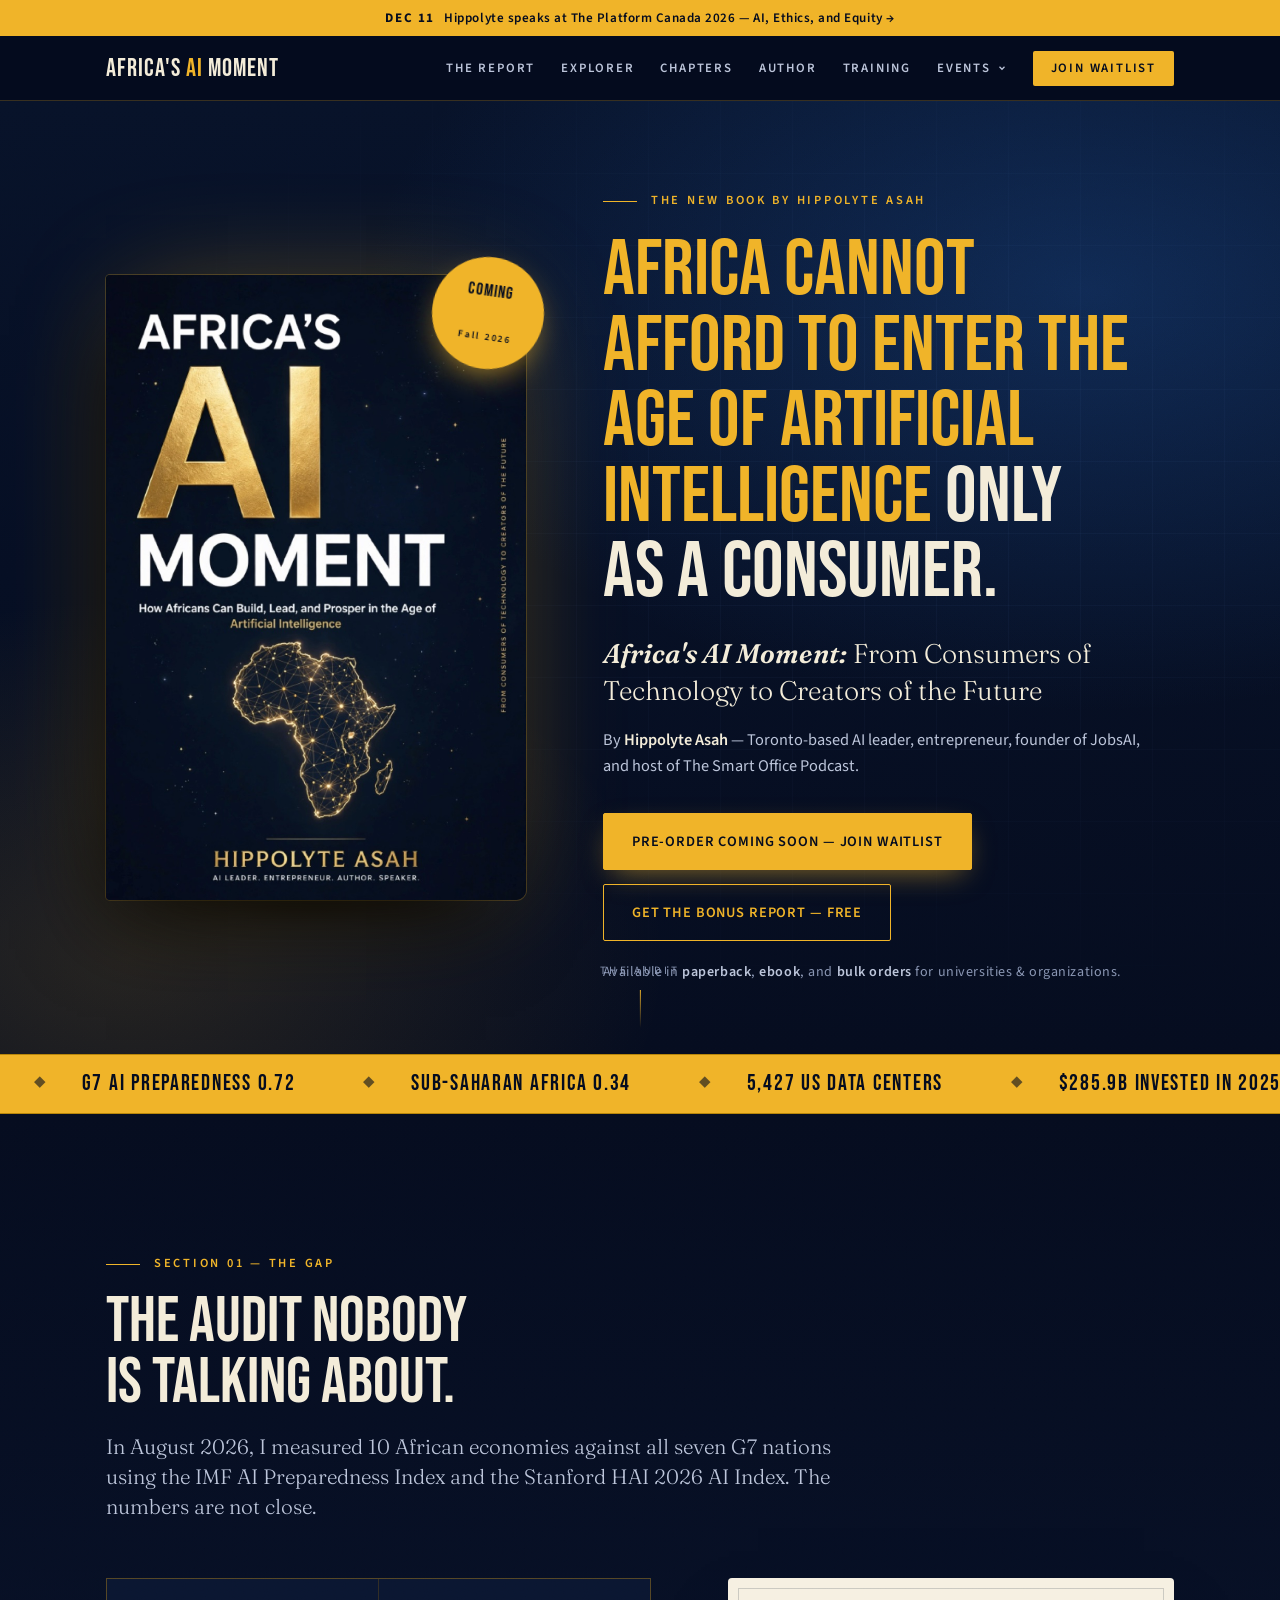
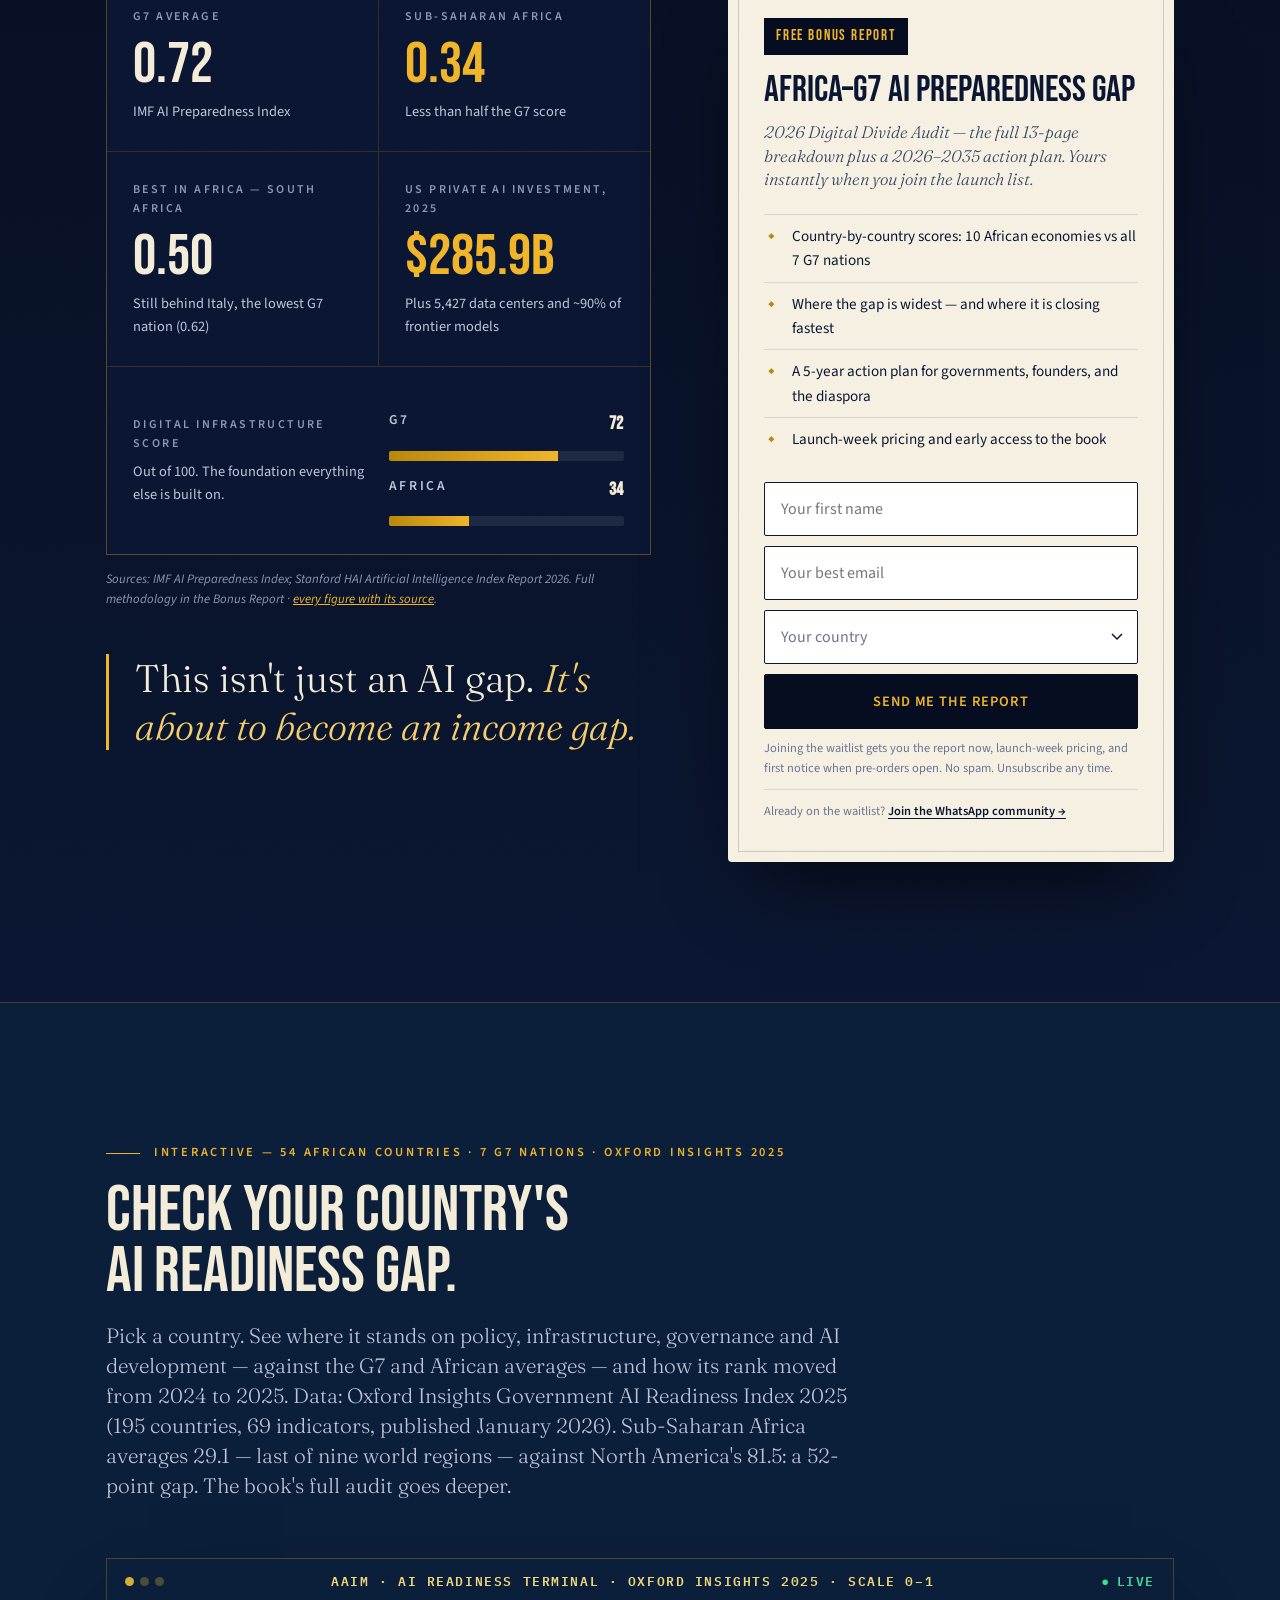
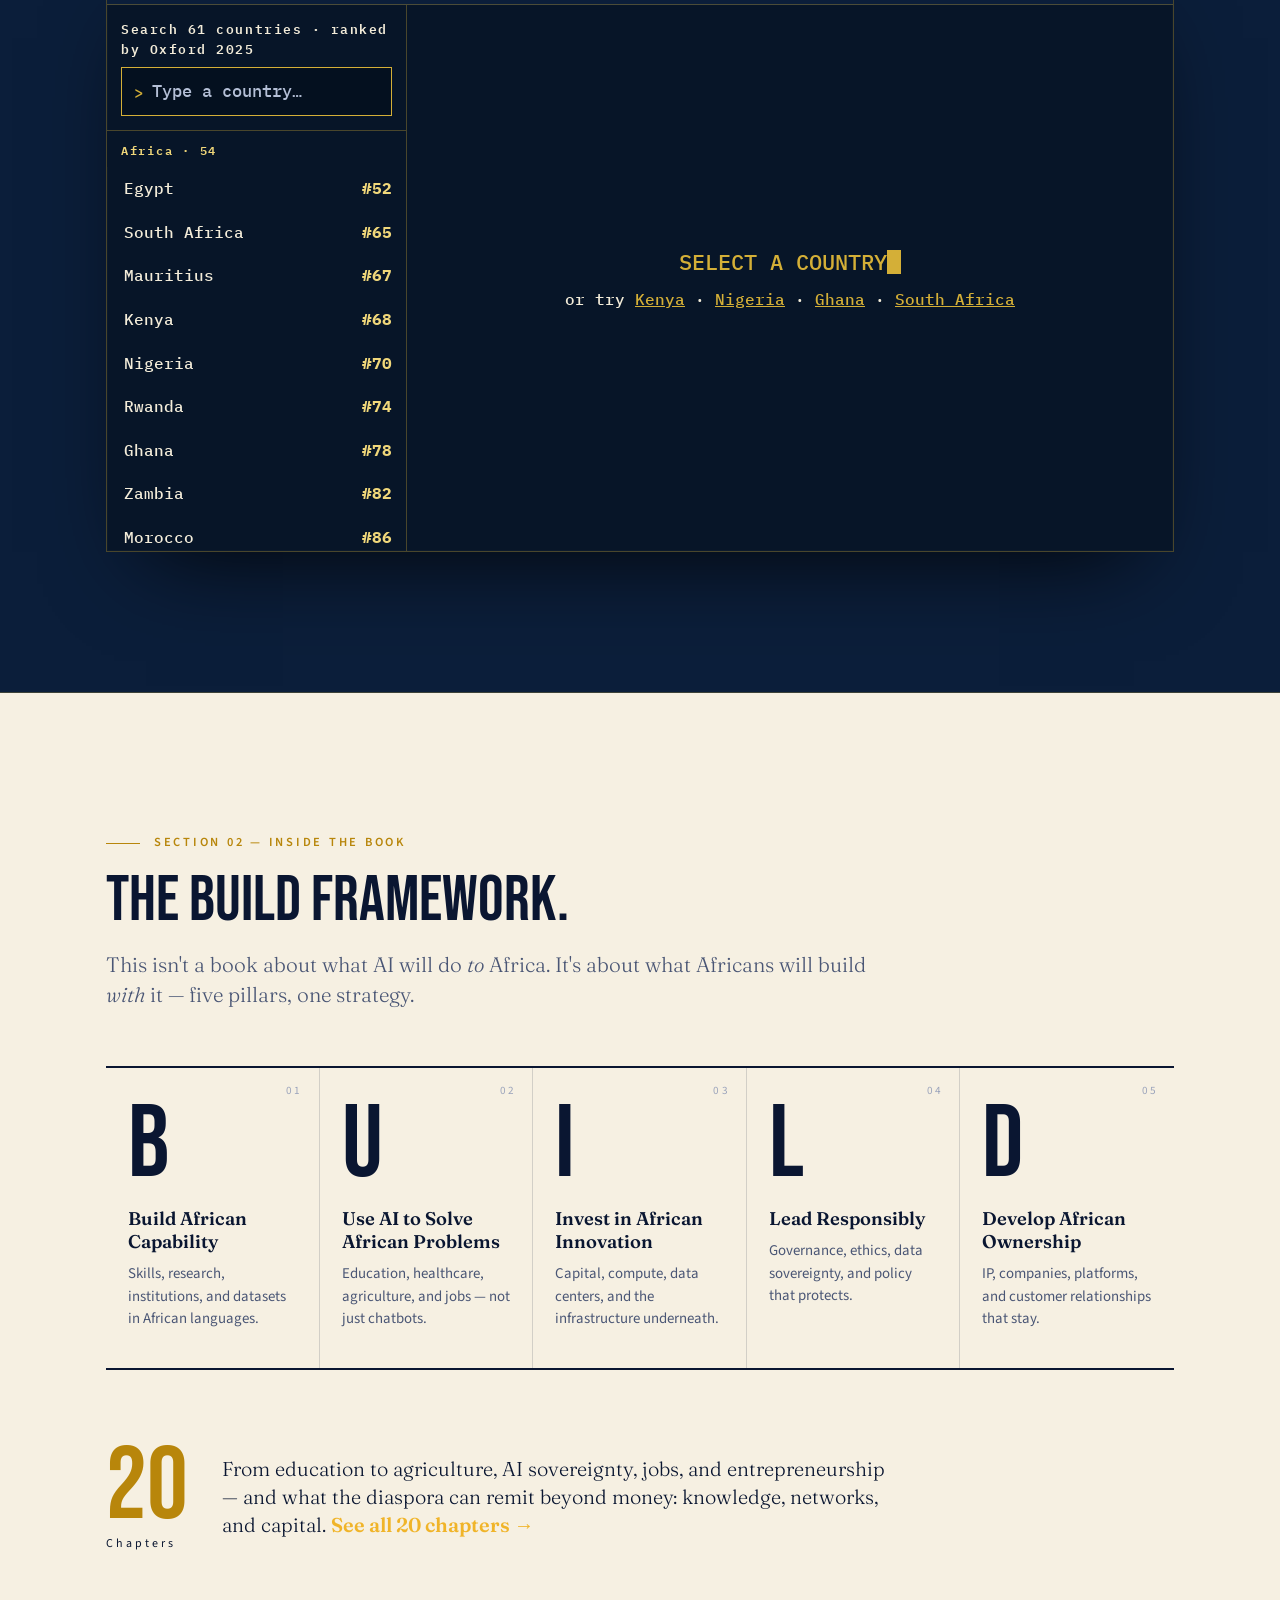
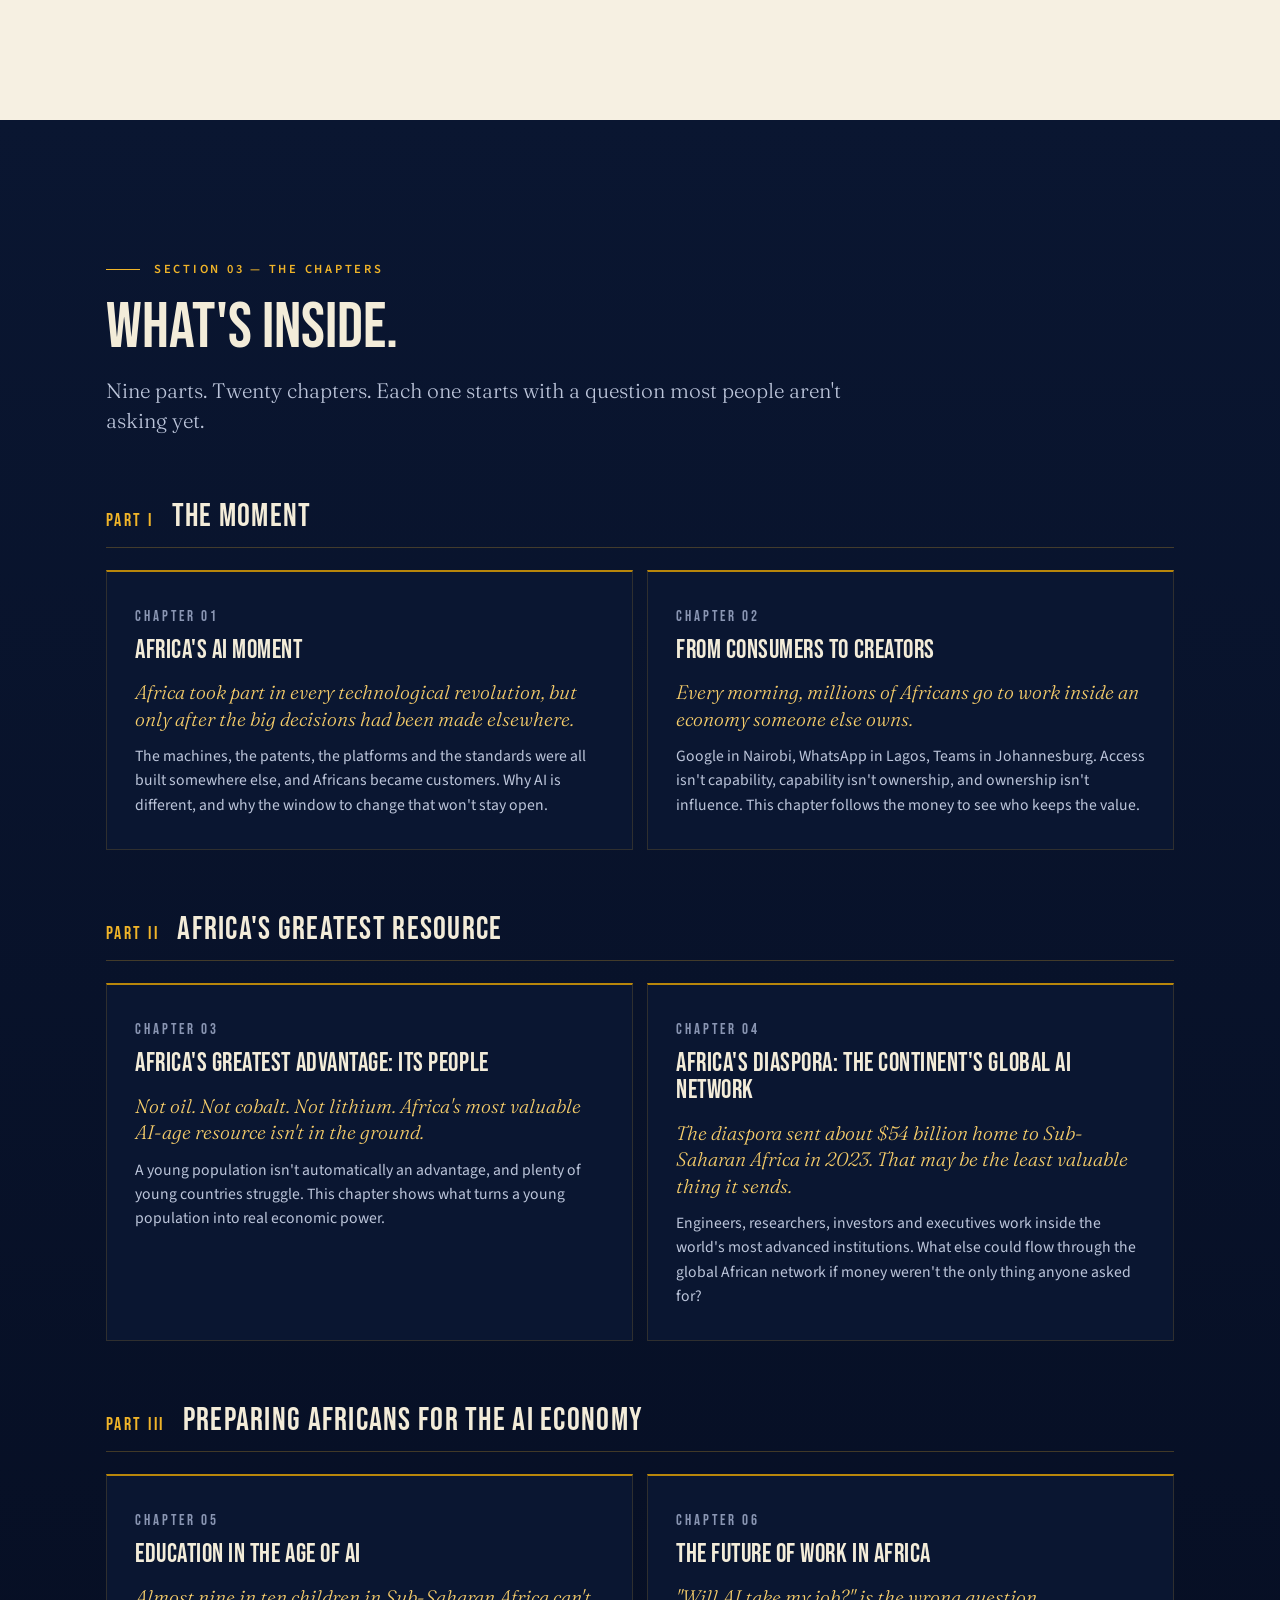
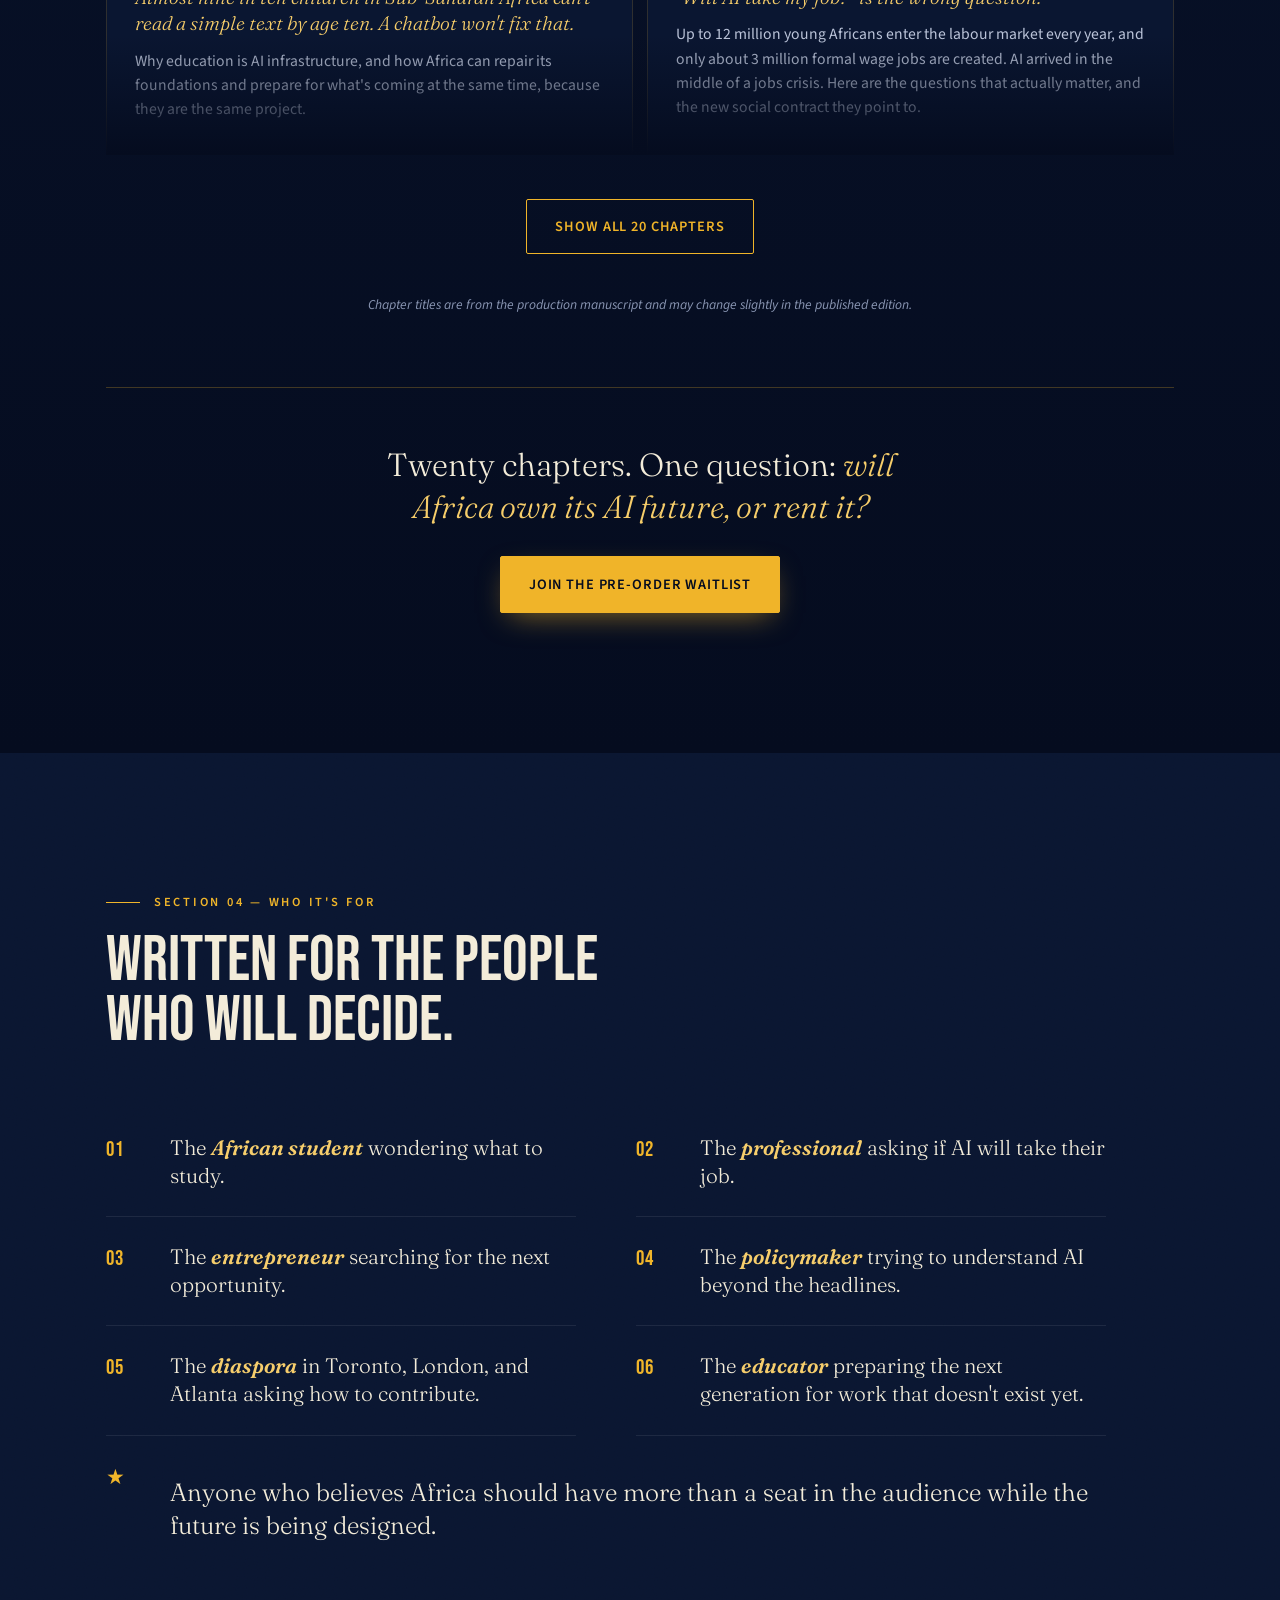
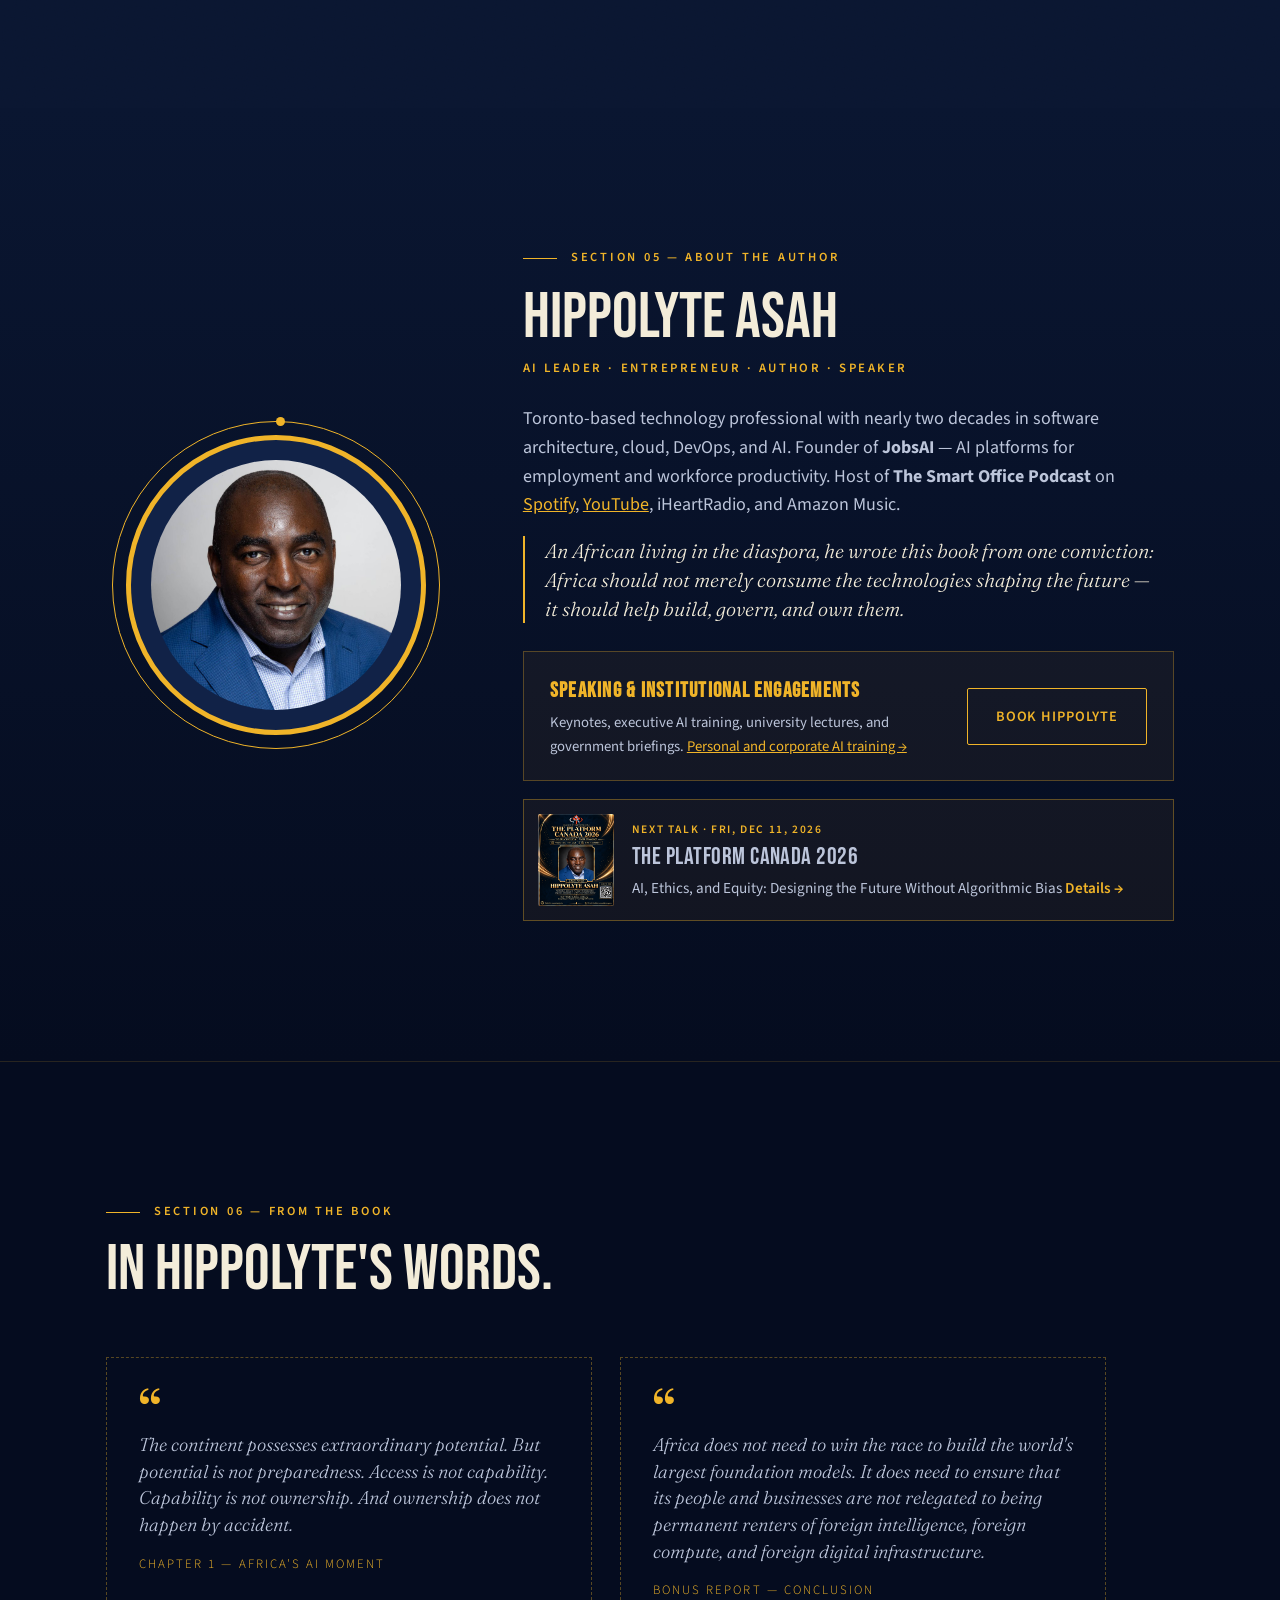
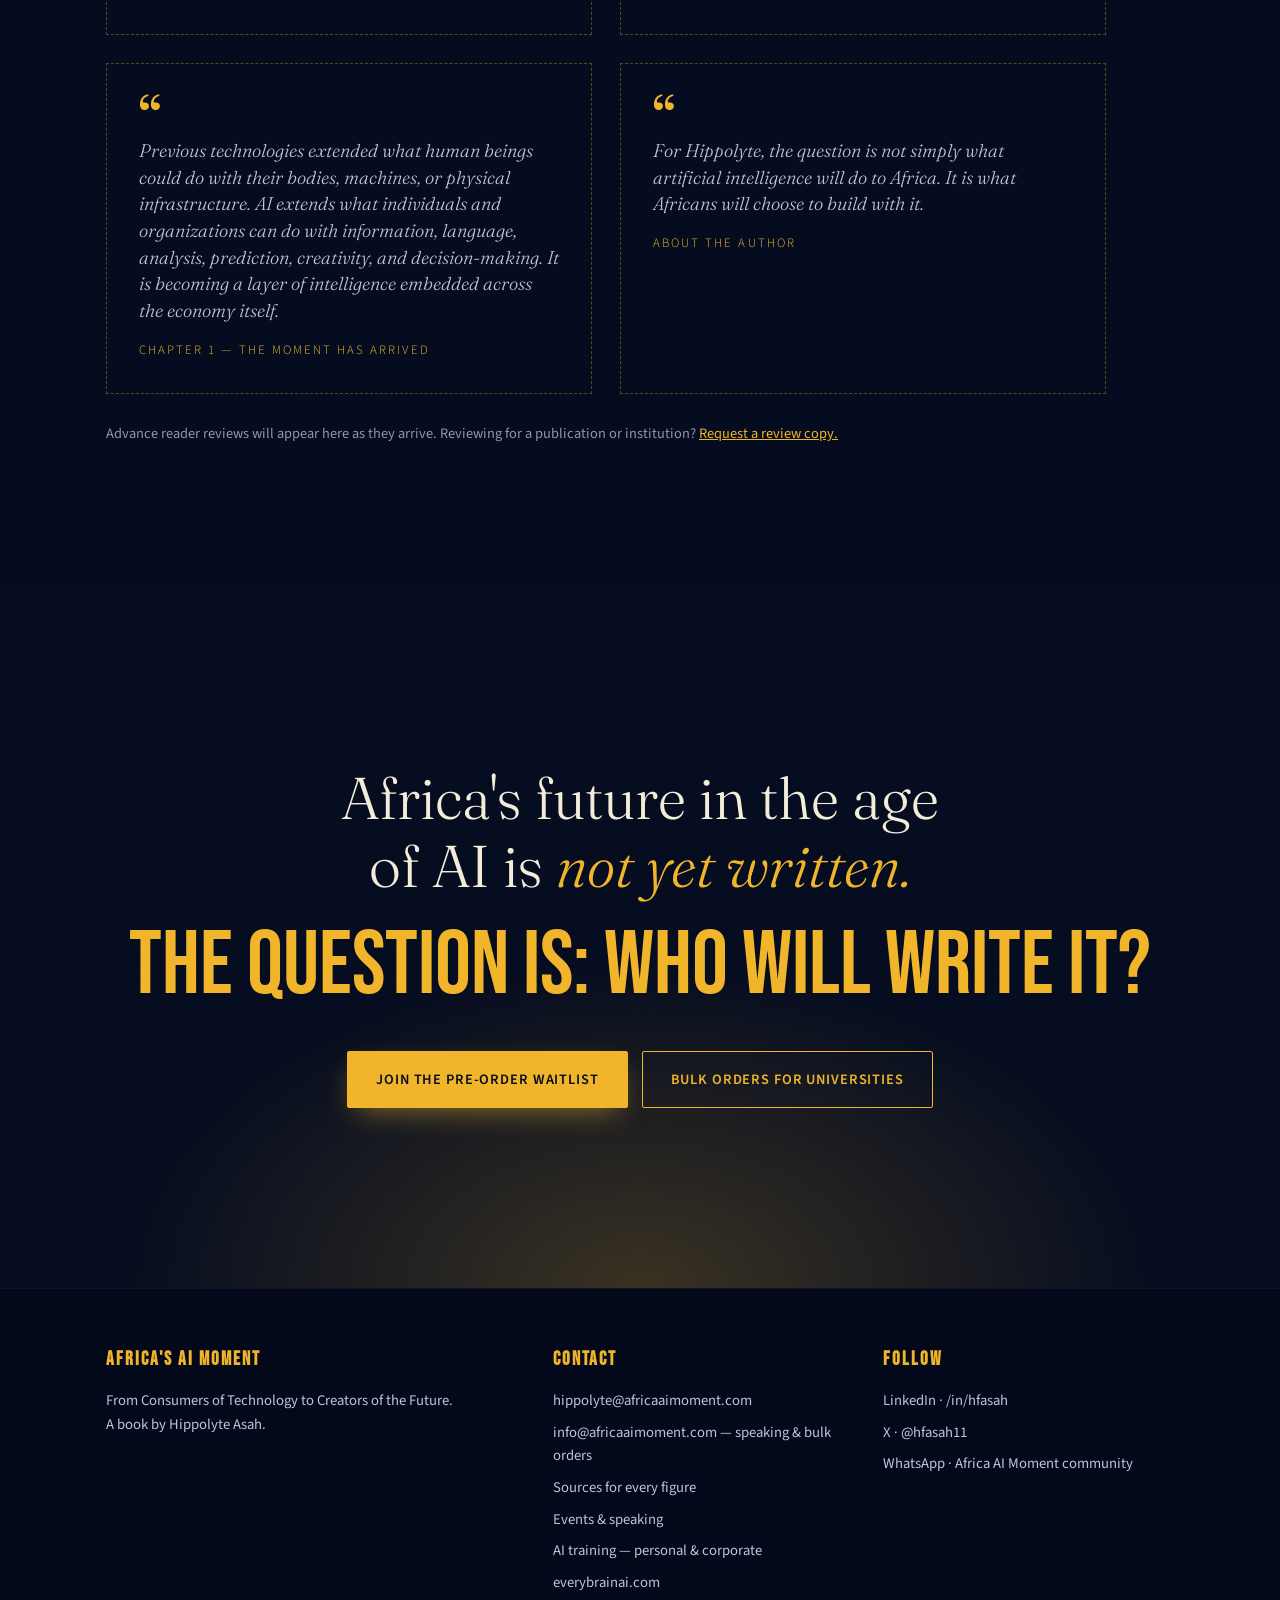
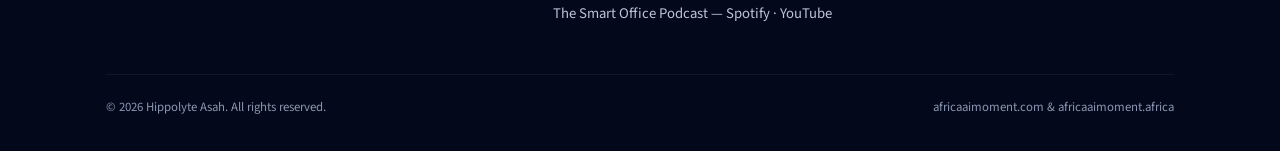
<file: index.html>
<!DOCTYPE html>
<html lang="en">
<head>
<meta charset="utf-8">
<meta name="viewport" content="width=device-width, initial-scale=1">
<title>Africa's AI Moment — From Consumers of Technology to Creators of the Future | Hippolyte Asah</title>
<meta name="description" content="Africa cannot afford to enter the age of artificial intelligence only as a consumer. The new book by Hippolyte Asah. Pre-order now and get the free Africa–G7 AI Preparedness Gap report.">
<meta property="og:title" content="Africa's AI Moment — Hippolyte Asah">
<meta property="og:description" content="From Consumers of Technology to Creators of the Future. Pre-order the book and download the free 2026 Digital Divide Audit.">
<meta property="og:image" content="https://africaaimoment.com/assets/cover.jpg">
<meta property="og:url" content="https://africaaimoment.com">
<link rel="icon" href="/favicon.ico" sizes="32x32 48x48">
<link rel="icon" type="image/png" sizes="32x32" href="/assets/favicon-32.png">
<link rel="icon" type="image/png" sizes="256x256" href="/assets/icon-256.png">
<link rel="apple-touch-icon" sizes="180x180" href="/assets/apple-touch-icon.png">
<meta name="theme-color" content="#050c1f">
<link rel="preconnect" href="https://fonts.googleapis.com">
<link rel="preconnect" href="https://fonts.gstatic.com" crossorigin>
<link href="https://fonts.googleapis.com/css2?family=Bebas+Neue&family=Fraunces:ital,opsz,wght@0,9..144,300;0,9..144,600;1,9..144,300&family=Source+Sans+3:wght@400;600&family=IBM+Plex+Mono:wght@400;500;600&display=swap" rel="stylesheet">
<link rel="stylesheet" href="/assets/nav.css">
<style>
  :root{
    --navy-900:#050c1f; --navy-800:#0a1631; --navy-700:#112247; --navy-600:#1a3160;
    --gold:#f0b429; --gold-soft:#f6cd6a; --gold-dim:#b8860b;
    --ink:#f3ecd9; --ink-muted:#bcc5da; --ink-faint:#8a96b3;
    --cream:#f6f0e2; --cream-2:#ece3cf; --navy-on-cream:#0a1631;
    --display:'Bebas Neue',Impact,'Arial Narrow',sans-serif;
    --serif:'Fraunces',Georgia,'Times New Roman',serif;
    --sans:'Source Sans 3','Helvetica Neue',Arial,sans-serif;
    --max:1180px;
  }
  *{box-sizing:border-box;margin:0;padding:0}
  html{scroll-behavior:smooth;overflow-x:clip}
  body{font-family:var(--sans);background:var(--navy-900);color:var(--ink);line-height:1.6;font-size:18px;-webkit-font-smoothing:antialiased;overflow-x:clip}
  img{max-width:100%;height:auto;display:block}
  a{color:inherit}
  .wrap{max-width:var(--max);margin:0 auto;padding:0 clamp(20px,5vw,56px)}
  .eyebrow{font-family:var(--sans);font-weight:600;letter-spacing:.22em;text-transform:uppercase;font-size:.78rem;color:var(--gold);display:flex;align-items:center;gap:14px}
  .eyebrow::before{content:"";width:34px;height:1px;background:var(--gold)}
  h1,h2,h3{font-weight:400;line-height:1}
  .display{font-family:var(--display);letter-spacing:.01em}
  .serif{font-family:var(--serif)}

  /* Buttons */
  .btn{display:inline-flex;align-items:center;justify-content:center;gap:10px;padding:16px 28px;font-family:var(--sans);font-weight:600;letter-spacing:.06em;text-transform:uppercase;font-size:.9rem;text-decoration:none;border:1.5px solid var(--gold);border-radius:2px;transition:transform .2s,background .2s,color .2s,box-shadow .2s;cursor:pointer}
  .btn-gold{background:var(--gold);color:var(--navy-900);box-shadow:0 10px 30px -10px rgba(240,180,41,.6)}
  .btn-gold:hover{background:var(--gold-soft);transform:translateY(-2px)}
  .btn-ghost{background:transparent;color:var(--gold)}
  .btn-ghost:hover{background:rgba(240,180,41,.1);transform:translateY(-2px)}
  .btn-navy{background:var(--navy-900);color:var(--gold);border-color:var(--navy-900)}
  .btn-navy:hover{background:var(--navy-700)}
  .btn small{font-weight:400;letter-spacing:.02em;text-transform:none;opacity:.8}

  /* Grain + atmosphere */
  .grain::after{content:"";position:absolute;inset:0;pointer-events:none;opacity:.07;mix-blend-mode:overlay;background-image:url("data:image/svg+xml,%3Csvg xmlns='http://www.w3.org/2000/svg' width='160' height='160'%3E%3Cfilter id='n'%3E%3CfeTurbulence type='fractalNoise' baseFrequency='.9' numOctaves='2' stitchTiles='stitch'/%3E%3C/filter%3E%3Crect width='100%25' height='100%25' filter='url(%23n)'/%3E%3C/svg%3E")}

  /* ===== HERO ===== */
  .hero{position:relative;min-height:100vh;display:flex;align-items:center;padding:90px 0 70px;overflow:hidden;
    background:radial-gradient(1200px 700px at 85% 20%,rgba(32,90,170,.35),transparent 60%),radial-gradient(900px 600px at 10% 90%,rgba(240,180,41,.14),transparent 60%),linear-gradient(180deg,#071229 0%,var(--navy-900) 100%)}
  .hero .net{position:absolute;inset:0;pointer-events:none;opacity:.35;background-image:linear-gradient(rgba(120,160,230,.12) 1px,transparent 1px),linear-gradient(90deg,rgba(120,160,230,.12) 1px,transparent 1px);background-size:72px 72px;mask-image:radial-gradient(ellipse at 70% 40%,#000 20%,transparent 70%);-webkit-mask-image:radial-gradient(ellipse at 70% 40%,#000 20%,transparent 70%)}
  .hero-grid{display:grid;grid-template-columns:minmax(280px,420px) 1fr;gap:clamp(36px,6vw,84px);align-items:center;position:relative;z-index:2}
  .cover-wrap{position:relative;perspective:1400px}
  .cover{border-radius:4px 10px 10px 4px;box-shadow:-20px 40px 80px -20px rgba(0,0,0,.8),0 0 0 1px rgba(240,180,41,.25),0 0 120px -30px rgba(240,180,41,.45);transform:rotateY(14deg) rotateX(2deg);transition:transform .6s cubic-bezier(.2,.8,.2,1);animation:rise 1.2s .1s both}
  .cover-wrap:hover .cover{transform:rotateY(4deg) rotateX(0)}
  .cover-wrap::before{content:"";position:absolute;inset:auto 10% -22px 10%;height:40px;background:radial-gradient(ellipse,rgba(0,0,0,.7),transparent 70%);filter:blur(10px)}
  .badge{position:absolute;top:-18px;right:-18px;width:112px;height:112px;border-radius:50%;background:var(--gold);color:var(--navy-900);display:grid;place-items:center;text-align:center;font-family:var(--display);font-size:1.05rem;line-height:1;letter-spacing:.06em;padding:12px;transform:rotate(8deg);box-shadow:0 12px 30px -8px rgba(240,180,41,.7);animation:pop .8s .9s both;z-index:3}
  .badge span{font-family:var(--sans);font-size:.6rem;font-weight:600;letter-spacing:.18em;display:block;margin-top:4px}
  .hero-copy > *{animation:rise .9s both}
  .hero-copy > :nth-child(1){animation-delay:.15s}.hero-copy > :nth-child(2){animation-delay:.3s}.hero-copy > :nth-child(3){animation-delay:.45s}.hero-copy > :nth-child(4){animation-delay:.6s}.hero-copy > :nth-child(5){animation-delay:.75s}.hero-copy > :nth-child(6){animation-delay:.9s}
  .hero h1{font-family:var(--display);font-size:clamp(2.6rem,6.2vw,5.6rem);line-height:.95;color:var(--gold);margin:22px 0 26px;text-wrap:balance}
  .hero h1 em{font-style:normal;color:var(--ink)}
  .hero .sub{font-family:var(--serif);font-size:clamp(1.25rem,2.1vw,1.7rem);font-weight:300;line-height:1.35;color:var(--ink);max-width:640px}
  .hero .sub strong{font-weight:600;font-style:italic}
  .hero .by{margin-top:18px;color:var(--ink-muted);font-size:1.02rem;max-width:560px}
  .hero .by b{color:var(--ink);font-weight:600}
  .cta-row{display:flex;flex-wrap:wrap;gap:14px;margin-top:34px}
  .formats{margin-top:20px;font-size:.88rem;color:var(--ink-faint);letter-spacing:.04em}
  .formats b{color:var(--ink-muted);font-weight:600}
  @keyframes rise{from{opacity:0;transform:translateY(22px)}to{opacity:1;transform:none}}
  @keyframes pop{from{opacity:0;transform:rotate(8deg) scale(.5)}to{opacity:1;transform:rotate(8deg) scale(1)}}
  .scroll-hint{position:absolute;bottom:26px;left:50%;transform:translateX(-50%);color:var(--ink-faint);font-size:.7rem;letter-spacing:.3em;text-transform:uppercase;z-index:2}
  .scroll-hint::after{content:"";display:block;width:1px;height:38px;margin:10px auto 0;background:linear-gradient(var(--gold),transparent);animation:drip 1.8s infinite}
  @keyframes drip{0%{transform:scaleY(0);transform-origin:top}50%{transform:scaleY(1);transform-origin:top}51%{transform-origin:bottom}100%{transform:scaleY(0);transform-origin:bottom}}

  /* ===== TICKER ===== */
  .ticker{background:var(--gold);color:var(--navy-900);overflow:hidden;white-space:nowrap;width:100%;max-width:100vw;font-family:var(--display);font-size:1.35rem;letter-spacing:.08em;padding:12px 0;border-top:1px solid var(--gold-dim);border-bottom:1px solid var(--gold-dim)}
  .ticker div{display:inline-block;animation:scroll 38s linear infinite}
  .ticker span{margin:0 34px}
  .ticker span::before{content:"◆";font-size:.7em;margin-right:34px;vertical-align:middle;opacity:.6}
  @keyframes scroll{to{transform:translateX(-50%)}}

  /* ===== SECTION BASE ===== */
  section{position:relative}
  .sec{padding:clamp(80px,11vw,140px) 0}
  .sec-head{max-width:760px;margin-bottom:56px}
  .sec-head h2{font-family:var(--display);font-size:clamp(2.4rem,5vw,4.4rem);margin-top:18px;line-height:.95}
  .sec-head p{font-family:var(--serif);font-weight:300;font-size:1.3rem;margin-top:18px;line-height:1.45;color:var(--ink-muted)}

  /* ===== GAP / AUDIT ===== */
  .gap{background:linear-gradient(180deg,var(--navy-900),var(--navy-800))}
  .gap-grid{display:grid;grid-template-columns:1.1fr .9fr;gap:clamp(36px,6vw,80px);align-items:start}
  .stat-board{display:grid;grid-template-columns:1fr 1fr;gap:1px;background:rgba(240,180,41,.18);border:1px solid rgba(240,180,41,.18)}
  .stat{background:var(--navy-800);padding:28px 26px;position:relative;overflow:hidden}
  .stat:hover{background:var(--navy-700)}
  .stat .lbl{font-size:.75rem;letter-spacing:.2em;text-transform:uppercase;color:var(--ink-faint);font-weight:600}
  .stat .val{font-family:var(--display);font-size:clamp(2.6rem,4.5vw,4rem);line-height:1;margin:10px 0 6px;color:var(--ink)}
  .stat .val.g{color:var(--gold)}
  .stat .note{font-size:.9rem;color:var(--ink-muted)}
  .stat.wide{grid-column:1/-1;display:grid;grid-template-columns:1fr 1fr;gap:20px;align-items:center}
  .bar{height:10px;background:rgba(255,255,255,.08);border-radius:2px;overflow:hidden;margin-top:12px}
  .bar i{display:block;height:100%;background:linear-gradient(90deg,var(--gold-dim),var(--gold));width:0;transition:width 1.4s cubic-bezier(.2,.8,.2,1)}
  .in-view .bar i{width:var(--w)}
  .bar-row{margin-top:14px}
  .bar-row .lbl{display:flex;justify-content:space-between;font-size:.85rem;color:var(--ink-muted)}
  .bar-row .lbl b{color:var(--ink);font-family:var(--display);font-size:1.15rem;letter-spacing:.04em}
  .source{font-size:.8rem;color:var(--ink-faint);margin-top:14px;font-style:italic}
  .pull{font-family:var(--serif);font-size:clamp(1.6rem,3vw,2.4rem);font-weight:300;line-height:1.25;color:var(--ink);border-left:3px solid var(--gold);padding-left:26px;margin:44px 0}
  .pull em{font-style:italic;color:var(--gold-soft)}

  /* Lead magnet card */
  .magnet{position:sticky;top:32px;background:var(--cream);color:var(--navy-on-cream);padding:40px 36px;border-radius:4px;box-shadow:0 40px 80px -30px rgba(0,0,0,.8);transform:rotate(-1deg)}
  .magnet::before{content:"";position:absolute;inset:10px;border:1px solid rgba(10,22,49,.18);pointer-events:none}
  .magnet .tag{display:inline-block;background:var(--navy-900);color:var(--gold);font-family:var(--display);letter-spacing:.12em;padding:6px 12px;font-size:.95rem;margin-bottom:18px}
  .magnet h3{font-family:var(--display);font-size:2.3rem;line-height:.95}
  .magnet .t{font-family:var(--serif);font-style:italic;font-weight:300;font-size:1.05rem;margin:14px 0 22px;line-height:1.4;color:#33405f}
  .magnet ul{list-style:none;margin-bottom:22px}
  .magnet li{padding:9px 0 9px 28px;border-top:1px solid rgba(10,22,49,.12);font-size:.95rem;position:relative}
  .magnet li::before{content:"◆";position:absolute;left:4px;color:var(--gold-dim);font-size:.7rem;top:13px}
  .magnet form{display:grid;gap:10px}
  .magnet input{font-family:var(--sans);font-size:1rem;padding:15px 16px;border:1.5px solid var(--navy-on-cream);border-radius:2px;background:#fff;color:var(--navy-900);width:100%}
  .magnet input:focus,.magnet select:focus{outline:2px solid var(--gold);outline-offset:1px}
  .magnet select{font-family:var(--sans);font-size:1rem;padding:15px 16px;border:1.5px solid var(--navy-on-cream);border-radius:2px;background:#fff;color:var(--navy-900);width:100%;appearance:none;-webkit-appearance:none;background-image:url("data:image/svg+xml,%3Csvg xmlns='http://www.w3.org/2000/svg' width='12' height='8'%3E%3Cpath d='M1 1l5 5 5-5' stroke='%230a1631' stroke-width='1.5' fill='none'/%3E%3C/svg%3E");background-repeat:no-repeat;background-position:right 14px center}
  .magnet select:invalid{color:#6a7390}
  .form-msg{display:none;font-family:var(--serif);font-size:1.05rem;line-height:1.4;color:var(--navy-on-cream);padding:12px 14px;background:var(--gold-tint,#fbf3dc);border-left:3px solid var(--gold)}
  .form-msg.show{display:block}.form-msg a{color:var(--navy-on-cream);font-weight:600}
  .form-msg.err{border-color:#c0392b;background:#fdecea}
  .wa{display:flex;align-items:center;justify-content:center;gap:10px;margin-top:12px;padding:13px 18px;border:1.5px solid var(--navy-on-cream);background:var(--navy-on-cream);color:var(--gold);text-decoration:none;font-weight:600;letter-spacing:.06em;text-transform:uppercase;font-size:.85rem;border-radius:2px;transition:background .2s,transform .2s}
  .wa:hover{background:var(--navy-700);transform:translateY(-2px)}
  .wa-after{margin-top:12px;padding-top:12px;border-top:1px solid rgba(10,22,49,.12)}
  .wa-after a{color:var(--navy-on-cream);font-weight:600;text-decoration:underline;text-underline-offset:3px}
  .wa svg{width:18px;height:18px;fill:#25D366;flex:none}
  .wa-dark{border-color:var(--gold);background:transparent;color:var(--gold);display:inline-flex;margin:0}
  .wa-dark:hover{background:rgba(240,180,41,.1)}
  .magnet .fine{font-size:.78rem;color:#6a7390;margin-top:10px}


  /* ===== COUNTRY EXPLORER (terminal) ===== */
  .term-sec{background:#0B1E3A;border-top:1px solid rgba(212,175,55,.25);border-bottom:1px solid rgba(212,175,55,.25)}
  .term{--tg:#D4AF37;--tg2:#f0d77a;--tbg:#071528;--tline:rgba(212,175,55,.32);--tdim:#b4bfd6;--tgreen:#3ddc97;--tred:#ff6b6b;font-family:'IBM Plex Mono','SF Mono',Menlo,Consolas,monospace;font-weight:500;font-size:1.02rem;background:var(--tbg);border:1px solid var(--tline);box-shadow:0 40px 90px -40px rgba(0,0,0,.9),inset 0 0 0 1px rgba(255,255,255,.02);position:relative;overflow:hidden}
  .term::before{content:none}
  .term-bar{display:flex;align-items:center;justify-content:space-between;gap:16px;padding:12px 18px;background:#0B1E3A;border-bottom:1px solid var(--tline);font-size:.82rem;font-weight:600;letter-spacing:.12em;text-transform:uppercase;color:var(--tg2)}
  .term-bar .dots{display:flex;gap:6px}.term-bar .dots i{width:9px;height:9px;border-radius:50%;background:var(--tline)}.term-bar .dots i:first-child{background:var(--tg)}
  .term-bar .live{color:var(--tgreen)}.term-bar .live::before{content:"●";margin-right:6px;animation:blink 1.4s infinite}
  @keyframes blink{50%{opacity:.25}}
  .term-body{display:grid;grid-template-columns:300px 1fr;min-height:520px}
  .term-left{border-right:1px solid var(--tline);display:flex;flex-direction:column}
  .term-search{padding:14px;border-bottom:1px solid var(--tline);position:relative}
  .term-search label{display:block;font-size:.8rem;font-weight:600;letter-spacing:.12em;color:var(--ink);margin-bottom:8px}
  .term-search .field{display:flex;align-items:center;gap:8px;border:1px solid var(--tg);background:#04101f;padding:10px 12px}
  .term-search .field span{color:var(--tg)}
  .term-search input{flex:1;background:transparent;border:0;color:var(--ink);font:inherit;font-size:1.05rem;outline:none;min-width:0}
  .term-search input::placeholder{color:var(--tdim)}
  .term-list{overflow-y:auto;max-height:420px;flex:1;scrollbar-width:thin;scrollbar-color:var(--tline) transparent}
  .term-list .grp{padding:10px 14px 6px;font-size:.78rem;font-weight:600;letter-spacing:.14em;color:var(--tg2);position:sticky;top:0;background:var(--tbg)}
  .term-list button{display:flex;justify-content:space-between;width:100%;background:none;border:0;border-left:3px solid transparent;color:var(--ink);font:inherit;font-size:1rem;text-align:left;padding:9px 14px;cursor:pointer}
  .term-list button:hover,.term-list button.on{background:rgba(212,175,55,.08);color:var(--ink);border-left-color:var(--tg)}
  .term-list button b{font-weight:700;color:var(--tg2)}
  .term-list button.on b{color:var(--tg)}
  .term-main{padding:22px 26px;display:flex;flex-direction:column;gap:18px;min-width:0}
  .term-empty{margin:auto;text-align:center;color:var(--ink);font-size:1rem;line-height:1.9}
  .term-empty b{display:block;font-size:1.4rem;color:var(--tg);font-weight:500}
  .cur{display:inline-block;width:.6em;height:1.05em;background:var(--tg);vertical-align:-.15em;animation:blink 1s steps(1) infinite}
  .term-head{display:flex;flex-wrap:wrap;align-items:flex-end;justify-content:space-between;gap:12px;min-width:0;border-bottom:1px solid var(--tline);padding-bottom:14px}
  .term-head h3{font-family:var(--display);font-size:clamp(2rem,3.6vw,3rem);line-height:.95;color:var(--ink);letter-spacing:.02em}
  .term-head .rk{font-size:.9rem;font-weight:500;line-height:1.8;letter-spacing:.06em;text-transform:uppercase;color:var(--ink)}
  .term-head .rk b{color:var(--tg2);font-weight:700}
  .tag-src{font-size:.72rem;font-weight:700;letter-spacing:.14em;padding:4px 10px;border:1.5px solid var(--tg);color:var(--tg2);vertical-align:middle;margin-left:10px}
  .tag-src.est{border-color:var(--tdim);color:var(--tdim)}
  .term-grid.six{grid-template-columns:repeat(6,minmax(0,1fr))}
  .term-grid{display:grid;grid-template-columns:repeat(5,minmax(0,1fr));gap:1px;background:var(--tline);border:1px solid var(--tline)}
  .term-grid .cell{background:var(--tbg);padding:14px 12px 12px;min-width:0}
  .cell .k{font-size:.76rem;font-weight:700;letter-spacing:.05em;text-transform:uppercase;color:var(--ink);line-height:1.3;min-height:2.6em;overflow-wrap:anywhere}
  .cell .v{font-size:2rem;font-weight:700;color:#fff;margin:8px 0 4px;font-variant-numeric:tabular-nums;line-height:1}
  .cell .v small{font-size:.9rem;color:var(--tdim);font-weight:500}
  .cell.big .v{color:var(--tg2)}
  .cell .d{font-size:.85rem;font-weight:600;font-variant-numeric:tabular-nums}
  .d.up{color:#5ff0b0}.d.dn{color:#ff8a8a}.d.flat{color:var(--tdim)}
  .term-chart{border:1px solid var(--tline);padding:16px 18px 14px}
  .term-chart .t{display:flex;justify-content:space-between;font-size:.8rem;font-weight:700;letter-spacing:.1em;text-transform:uppercase;color:var(--ink);margin-bottom:14px}
  .term-chart .lg{display:flex;gap:14px}.term-chart .lg i{display:inline-block;width:10px;height:10px;margin-right:5px;vertical-align:-1px}
  .c-row{display:grid;grid-template-columns:130px 1fr;gap:12px;align-items:center;margin:8px 0}
  .c-row .n{font-size:.95rem;font-weight:600;color:var(--ink);letter-spacing:.02em}
  .c-bars{display:grid;gap:3px}
  .c-bar{display:grid;grid-template-columns:1fr 46px;gap:8px;align-items:center;height:14px}
  .c-bar i{display:block;height:100%;width:0;transition:width .9s cubic-bezier(.2,.8,.2,1);background:var(--c)}
  .c-bar em{font-style:normal;font-size:.85rem;font-weight:600;color:var(--ink);font-variant-numeric:tabular-nums;text-align:right}
  .c-sel{--c:var(--tg)}.c-g7{--c:#dfe6f4}.c-af{--c:#5b7fb8}
  .term-foot{display:flex;flex-wrap:wrap;justify-content:space-between;align-items:center;gap:14px;border-top:1px solid var(--tline);padding-top:16px}
  .term-foot .note{font-family:var(--sans);font-size:.92rem;line-height:1.55;color:var(--ink-muted);max-width:560px}
  .term-foot .note b{color:var(--tg2);font-weight:700}
  .term .btn{font-family:var(--sans)}
  .share{background:none;border:1.5px solid var(--tg);color:var(--tg2);font:inherit;font-size:.8rem;font-weight:700;letter-spacing:.1em;text-transform:uppercase;padding:10px 14px;cursor:pointer}
  .share:hover{border-color:var(--tg);color:var(--tg)}
  @media(max-width:980px){.term-body{grid-template-columns:1fr}.term-left{border-right:0;border-bottom:1px solid var(--tline)}.term-list{max-height:220px}.term-grid,.term-grid.six{grid-template-columns:repeat(3,minmax(0,1fr))}}
  @media(max-width:640px){.term-main{padding:16px}.term-grid,.term-grid.six{grid-template-columns:repeat(2,minmax(0,1fr))}.term-grid .cell:first-child{grid-column:1/-1}.term-bar{font-size:.6rem;gap:8px}.term-bar span:nth-child(2){white-space:nowrap;overflow:hidden;text-overflow:ellipsis}.term-chart .t{flex-wrap:wrap;gap:8px}.c-row{grid-template-columns:1fr}.term-head h3{font-size:2rem}}

  /* ===== BUILD ===== */
  .build{background:var(--cream);color:var(--navy-on-cream)}
  .build .sec-head p{color:#4a5675}
  .build .eyebrow{color:var(--gold-dim)}.build .eyebrow::before{background:var(--gold-dim)}
  .pillars{display:grid;grid-template-columns:repeat(5,1fr);gap:0;border-top:2px solid var(--navy-on-cream);border-bottom:2px solid var(--navy-on-cream)}
  .pillar{padding:34px 22px 38px;border-right:1px solid rgba(10,22,49,.15);position:relative;transition:background .3s}
  .pillar:last-child{border-right:0}
  .pillar:hover{background:#fff}
  .pillar .letter{font-family:var(--display);font-size:clamp(4.5rem,8vw,7.5rem);line-height:.85;color:var(--navy-on-cream);transition:color .3s}
  .pillar:hover .letter{color:var(--gold-dim)}
  .pillar h3{font-family:var(--serif);font-weight:600;font-size:1.15rem;margin:18px 0 10px;line-height:1.25}
  .pillar p{font-size:.93rem;color:#4a5675;line-height:1.5}
  .pillar .num{position:absolute;top:14px;right:16px;font-size:.7rem;letter-spacing:.2em;color:#9aa3bb}
  .build-foot{display:grid;grid-template-columns:auto 1fr;gap:34px;align-items:center;margin-top:44px;padding:30px 0}
  .big-num{font-family:var(--display);font-size:clamp(4rem,8vw,7rem);line-height:.85;color:var(--gold-dim)}
  .big-num small{display:block;font-family:var(--sans);font-size:.75rem;letter-spacing:.25em;color:var(--navy-on-cream);margin-top:8px}
  .build-foot p{font-family:var(--serif);font-weight:300;font-size:1.25rem;line-height:1.4;max-width:680px}

  /* ===== WHO ===== */
  .who{background:var(--navy-800)}
  .who-list{list-style:none;counter-reset:w;display:grid;grid-template-columns:1fr 1fr;gap:0 60px;max-width:1000px}
  .who-list li{counter-increment:w;padding:26px 0 26px 64px;border-bottom:1px solid rgba(255,255,255,.08);position:relative;font-family:var(--serif);font-weight:300;font-size:1.3rem;line-height:1.35}
  .who-list li::before{content:"0" counter(w);position:absolute;left:0;top:28px;font-family:var(--display);color:var(--gold);font-size:1.3rem;letter-spacing:.06em}
  .who-list li b{font-weight:600;color:var(--gold-soft);font-style:italic}
  .who-list li.full{grid-column:1/-1;font-size:1.55rem;color:var(--ink);border-bottom:0;padding-top:40px}
  .who-list li.full::before{content:"★";color:var(--gold)}

  /* ===== AUTHOR ===== */
  .author{background:linear-gradient(180deg,var(--navy-800),var(--navy-900))}
  .author-grid{display:grid;grid-template-columns:340px 1fr;gap:clamp(36px,6vw,80px);align-items:center}
  .portrait{position:relative;width:300px;height:300px;margin:0 auto}
  .portrait .ring{position:absolute;inset:-14px;border-radius:50%;border:1.5px solid var(--gold);animation:spin 30s linear infinite}
  .portrait .ring::before{content:"";position:absolute;top:-5px;left:50%;width:9px;height:9px;background:var(--gold);border-radius:50%}
  .portrait .ph{width:100%;height:100%;border-radius:50%;object-fit:cover;object-position:top;border:5px solid var(--gold);background:var(--navy-700);display:grid;place-items:center;color:var(--ink-faint);font-size:.75rem;letter-spacing:.2em;text-align:center;padding:20px}
  @keyframes spin{to{transform:rotate(360deg)}}
  .author h2{font-family:var(--display);font-size:clamp(2.6rem,5vw,4.2rem);margin-top:18px}
  .author .roles{color:var(--gold);letter-spacing:.2em;text-transform:uppercase;font-size:.8rem;font-weight:600;margin:8px 0 26px}
  .author p{color:var(--ink-muted);margin-bottom:16px;max-width:640px}
  .author p.conv{font-family:var(--serif);font-weight:300;font-style:italic;font-size:1.25rem;color:var(--ink);line-height:1.45;border-left:2px solid var(--gold);padding-left:20px}
  .speak{margin-top:28px;padding:22px 26px;border:1px solid rgba(240,180,41,.3);background:rgba(240,180,41,.05);display:grid;grid-template-columns:1fr auto;gap:20px;align-items:center;max-width:700px}
  .speak h4{font-family:var(--display);letter-spacing:.06em;font-size:1.3rem;color:var(--gold)}
  .speak p{margin:4px 0 0;font-size:.92rem}
  .speak a{white-space:nowrap}

  /* ===== PRAISE ===== */
  .praise{background:var(--navy-900);border-top:1px solid rgba(240,180,41,.15)}
  .quotes{display:grid;grid-template-columns:repeat(2,1fr);gap:28px;max-width:1000px}
  .q{padding:26px 32px 34px;border:1px dashed rgba(240,180,41,.35);font-family:var(--serif);font-weight:300;font-style:italic;font-size:1.15rem;line-height:1.45;color:var(--ink-muted);position:relative}
  .q::before{content:"“";display:block;font-family:var(--serif);font-size:3.2rem;color:var(--gold);line-height:1;height:.7em;overflow:hidden;margin-bottom:12px;font-style:normal;font-weight:600}
  .q cite{display:block;margin-top:16px;font-style:normal;font-family:var(--sans);font-size:.8rem;letter-spacing:.16em;text-transform:uppercase;color:var(--gold)}

  /* ===== FINAL CTA ===== */
  .final{padding:clamp(100px,14vw,180px) 0;text-align:center;background:radial-gradient(800px 500px at 50% 100%,rgba(240,180,41,.22),transparent 65%),var(--navy-900);overflow:hidden}
  .final h2{font-family:var(--serif);font-weight:300;font-size:clamp(2rem,4.6vw,3.8rem);line-height:1.15;max-width:900px;margin:0 auto 14px;text-wrap:balance}
  .final h2 em{font-style:italic;color:var(--gold)}
  .final .q2{font-family:var(--display);font-size:clamp(2.6rem,7vw,6rem);color:var(--gold);line-height:1;margin:22px 0 40px}
  .final .cta-row{justify-content:center}

  /* ===== FOOTER ===== */
  footer{background:#03081a;padding:56px 0 34px;border-top:1px solid rgba(255,255,255,.06);font-size:.92rem;color:var(--ink-muted)}
  .foot-grid{display:grid;grid-template-columns:1.4fr 1fr 1fr;gap:40px;margin-bottom:40px}
  footer h5{font-family:var(--display);letter-spacing:.1em;font-size:1.2rem;color:var(--gold);margin-bottom:14px}
  footer a{text-decoration:none;color:var(--ink-muted);transition:color .2s}
  footer a:hover{color:var(--gold)}
  footer li{list-style:none;margin-bottom:8px}
  .copy{border-top:1px solid rgba(255,255,255,.06);padding-top:22px;display:flex;justify-content:space-between;flex-wrap:wrap;gap:10px;font-size:.8rem;color:var(--ink-faint)}

  /* Next talk, under the speaking box */
  .next-talk{display:flex;gap:18px;align-items:center;margin-top:18px;padding:14px;border:1px solid rgba(240,180,41,.35);background:rgba(240,180,41,.05);text-decoration:none;color:var(--ink);text-align:left;transition:background .2s}
  .next-talk:hover{background:rgba(240,180,41,.12)}
  .next-talk img{width:76px;flex-shrink:0;border-radius:2px}
  .next-talk small{display:block;color:var(--gold);font-weight:600;letter-spacing:.14em;text-transform:uppercase;font-size:.72rem}
  .next-talk b{display:block;font-family:var(--display);font-weight:400;font-size:1.5rem;letter-spacing:.02em;margin:2px 0}
  .next-talk span{font-size:.95rem;color:var(--ink-muted);line-height:1.45}
  .next-talk i{font-style:normal;color:var(--gold);font-weight:600;white-space:nowrap}

  /* Sticky mobile CTA */
  .sticky-cta{position:fixed;bottom:0;left:0;right:0;z-index:50;display:none;gap:8px;padding:10px 12px;background:rgba(5,12,31,.92);backdrop-filter:blur(10px);border-top:1px solid rgba(240,180,41,.3)}
  .sticky-cta .btn{flex:1;padding:13px 10px;font-size:.78rem}

  /* Reveal on scroll */
  .rv{opacity:0;transform:translateY(26px);transition:opacity .8s,transform .8s cubic-bezier(.2,.8,.2,1)}
  .rv.in-view{opacity:1;transform:none}

  /* ===== RESPONSIVE ===== */
  @media(max-width:980px){
    .hero-grid{grid-template-columns:1fr;text-align:center}
    .cover-wrap{max-width:260px;margin:0 auto 20px}.cover{transform:none}
    .hero .eyebrow,.cta-row{justify-content:center}.hero .sub,.hero .by{margin-left:auto;margin-right:auto}
    .gap-grid{grid-template-columns:1fr}.magnet{position:static;transform:none}
    .pillars{grid-template-columns:1fr 1fr}.pillar{border-bottom:1px solid rgba(10,22,49,.15)}.pillar:nth-child(even){border-right:0}
    .who-list{grid-template-columns:1fr}
    .author-grid{grid-template-columns:1fr;text-align:center}.author p,.author .speak{margin-left:auto;margin-right:auto}.author p.conv{text-align:left}
    .quotes{grid-template-columns:1fr}
    .foot-grid{grid-template-columns:1fr}
  }
  @media(max-width:640px){
    body{font-size:16px}
    .hero{padding:60px 0 90px;min-height:auto}
    .stat-board{grid-template-columns:1fr}.stat.wide{grid-template-columns:1fr}
    .pillars{grid-template-columns:1fr}.pillar{border-right:0}
    .build-foot{grid-template-columns:1fr}
    .speak{grid-template-columns:1fr}
    .sticky-cta{display:flex}footer{padding-bottom:90px}
    .badge{width:92px;height:92px;font-size:.9rem;top:-14px;right:auto;left:-14px;transform:rotate(-8deg)}
  }
  @media(prefers-reduced-motion:reduce){*{animation:none!important;transition:none!important}.rv{opacity:1;transform:none}.in-view .bar i{transition:none}}
</style>
</head>
<body>

<a class="announce" href="/events/the-platform-canada-2026"><b>Dec 11</b> Hippolyte speaks at The Platform Canada 2026 — AI, Ethics, and Equity →</a>
<header class="topnav">
  <div class="in">
    <a class="brand" href="/">Africa's <span>AI</span> Moment</a>
    <button class="burger" type="button" aria-label="Menu" aria-expanded="false"><svg width="24" height="24" viewBox="0 0 24 24" fill="none" stroke="currentColor" stroke-width="2" stroke-linecap="round"><path d="M3 6h18M3 12h18M3 18h18"/></svg></button>
    <ul class="links">
      <li><a href="/#report">The Report</a></li>
      <li><a href="/#readiness">Explorer</a></li>
      <li><a href="/#chapters">Chapters</a></li>
      <li><a href="/#author">Author</a></li>
      <li><a href="/training">Training</a></li>
      <li class="dd">
        <button type="button" aria-haspopup="true" aria-expanded="false">Events <svg class="caret" viewBox="0 0 24 24" fill="none" stroke="currentColor" stroke-width="3"><path d="m6 9 6 6 6-6"/></svg></button>
        <div class="menu"><ul>
          <li><a href="/events/the-platform-canada-2026"><span class="t">The Platform Canada 2026</span><span class="s">Guest speaker · Fri, Dec 11 · 5 PM ET</span></a></li>
          <li><a class="all" href="/events">All events</a></li>
        </ul></div>
      </li>
      <li><a class="cta" href="/#signup">Join Waitlist</a></li>
    </ul>
  </div>
</header>

<!-- ================= HERO ================= -->
<section class="hero grain" id="top">
  <div class="net"></div>
  <div class="wrap hero-grid">
    <div class="cover-wrap">
      <div class="badge">Coming<span>Fall 2026</span></div>
      <img class="cover" src="assets/cover.jpg" alt="Front cover of Africa's AI Moment by Hippolyte Asah" width="1200" height="1800">
    </div>
    <div class="hero-copy">
      <div class="eyebrow">The new book by Hippolyte Asah</div>
      <h1>Africa cannot afford to enter the age of artificial intelligence <em>only as a consumer.</em></h1>
      <p class="sub"><strong>Africa's AI Moment:</strong> From Consumers of Technology to Creators of the Future</p>
      <p class="by">By <b>Hippolyte Asah</b> — Toronto-based AI leader, entrepreneur, founder of JobsAI, and host of The Smart Office Podcast.</p>
      <div class="cta-row">
        <a class="btn btn-gold" href="#signup" id="cta-preorder">Pre-Order Coming Soon — Join Waitlist</a>
        <a class="btn btn-ghost" href="#report">Get the Bonus Report — Free</a>
      </div>
      <p class="formats">Available in <b>paperback</b>, <b>ebook</b>, and <b>bulk orders</b> for universities &amp; organizations.</p>
    </div>
  </div>
  <div class="scroll-hint">The Audit</div>
</section>

<!-- ================= TICKER ================= -->
<div class="ticker" aria-hidden="true">
  <div>
    <span>G7 AI preparedness 0.72</span><span>Sub-Saharan Africa 0.34</span><span>5,427 US data centers</span><span>$285.9B invested in 2025</span><span>20 chapters</span><span>The BUILD framework</span>
    <span>G7 AI preparedness 0.72</span><span>Sub-Saharan Africa 0.34</span><span>5,427 US data centers</span><span>$285.9B invested in 2025</span><span>20 chapters</span><span>The BUILD framework</span>
  </div>
</div>

<!-- ================= THE GAP ================= -->
<section class="sec gap grain" id="report">
  <div class="wrap">
    <div class="sec-head rv">
      <div class="eyebrow">Section 01 — The Gap</div>
      <h2>The audit nobody<br>is talking about.</h2>
      <p>In August 2026, I measured 10 African economies against all seven G7 nations using the IMF AI Preparedness Index and the Stanford HAI 2026 AI Index. The numbers are not close.</p>
    </div>

    <div class="gap-grid">
      <div>
        <div class="stat-board rv">
          <div class="stat"><div class="lbl">G7 average</div><div class="val">0.72</div><div class="note">IMF AI Preparedness Index</div></div>
          <div class="stat"><div class="lbl">Sub-Saharan Africa</div><div class="val g">0.34</div><div class="note">Less than half the G7 score</div></div>
          <div class="stat"><div class="lbl">Best in Africa — South Africa</div><div class="val">0.50</div><div class="note">Still behind Italy, the lowest G7 nation (0.62)</div></div>
          <div class="stat"><div class="lbl">US private AI investment, 2025</div><div class="val g">$285.9B</div><div class="note">Plus 5,427 data centers and ~90% of frontier models</div></div>
          <div class="stat wide">
            <div>
              <div class="lbl">Digital infrastructure score</div>
              <div class="note" style="margin-top:6px">Out of 100. The foundation everything else is built on.</div>
            </div>
            <div>
              <div class="bar-row"><div class="lbl"><span>G7</span><b>72</b></div><div class="bar"><i style="--w:72%"></i></div></div>
              <div class="bar-row"><div class="lbl"><span>Africa</span><b>34</b></div><div class="bar"><i style="--w:34%"></i></div></div>
            </div>
          </div>
        </div>
        <p class="source">Sources: IMF AI Preparedness Index; Stanford HAI Artificial Intelligence Index Report 2026. Full methodology in the Bonus Report · <a href="/sources" style="color:var(--gold)">every figure with its source</a>.</p>
        <p class="pull rv">This isn't just an AI gap. <em>It's about to become an income gap.</em></p>
      </div>

      <aside class="magnet rv" id="signup">
        <span class="tag">Free Bonus Report</span>
        <h3>Africa–G7 AI Preparedness Gap</h3>
        <p class="t">2026 Digital Divide Audit — the full 13-page breakdown plus a 2026–2035 action plan. Yours instantly when you join the launch list.</p>
        <ul>
          <li>Country-by-country scores: 10 African economies vs all 7 G7 nations</li>
          <li>Where the gap is widest — and where it is closing fastest</li>
          <li>A 5-year action plan for governments, founders, and the diaspora</li>
          <li>Launch-week pricing and early access to the book</li>
        </ul>
        <!-- ConvertKit (Kit): set data-ck-form to your form ID and the script below will POST to Kit. Until then, signups are stored in this browser (localStorage) for demo. -->
        <form id="waitlist" data-ck-form="9844601" novalidate>
          <input type="text" name="first_name" placeholder="Your first name" autocomplete="given-name">
          <input type="email" name="email_address" placeholder="Your best email" required autocomplete="email">
          <select name="fields[country]" required aria-label="Your country"><option value="" disabled selected>Your country</option><optgroup label="Africa"><option>Algeria</option><option>Angola</option><option>Benin</option><option>Botswana</option><option>Burkina Faso</option><option>Burundi</option><option>Cabo Verde</option><option>Cameroon</option><option>Central African Republic</option><option>Chad</option><option>Comoros</option><option>Democratic Republic of the Congo</option><option>Republic of the Congo</option><option>Côte d'Ivoire</option><option>Djibouti</option><option>Egypt</option><option>Equatorial Guinea</option><option>Eritrea</option><option>Eswatini</option><option>Ethiopia</option><option>Gabon</option><option>Gambia</option><option>Ghana</option><option>Guinea</option><option>Guinea-Bissau</option><option>Kenya</option><option>Lesotho</option><option>Liberia</option><option>Libya</option><option>Madagascar</option><option>Malawi</option><option>Mali</option><option>Mauritania</option><option>Mauritius</option><option>Morocco</option><option>Mozambique</option><option>Namibia</option><option>Niger</option><option>Nigeria</option><option>Rwanda</option><option>São Tomé and Príncipe</option><option>Senegal</option><option>Seychelles</option><option>Sierra Leone</option><option>Somalia</option><option>South Africa</option><option>South Sudan</option><option>Sudan</option><option>Tanzania</option><option>Togo</option><option>Tunisia</option><option>Uganda</option><option>Zambia</option><option>Zimbabwe</option></optgroup><optgroup label="Diaspora &amp; elsewhere"><option>Canada</option><option>United States</option><option>United Kingdom</option><option>France</option><option>Germany</option><option>Italy</option><option>Japan</option><option>Other</option></optgroup></select>
          <button class="btn btn-navy" type="submit">Send Me The Report</button>
          <p class="form-msg" role="status" aria-live="polite"></p>
        </form>
        <p class="fine">Joining the waitlist gets you the report now, launch-week pricing, and first notice when pre-orders open. No spam. Unsubscribe any time.</p>
        <p class="fine wa-after">Already on the waitlist? <a href="https://chat.whatsapp.com/GawLZsQnhshFeIbWQz5TuD" target="_blank" rel="noopener">Join the WhatsApp community →</a></p>
      </aside>
    </div>
  </div>
</section>

<!-- ================= COUNTRY EXPLORER ================= -->
<section class="sec term-sec" id="readiness">
  <div class="wrap">
    <div class="sec-head rv">
      <div class="eyebrow">Interactive — 54 African countries · 7 G7 nations · Oxford Insights 2025</div>
      <h2>Check your country's<br>AI readiness gap.</h2>
      <p>Pick a country. See where it stands on policy, infrastructure, governance and AI development — against the G7 and African averages — and how its rank moved from 2024 to 2025. Data: Oxford Insights Government AI Readiness Index 2025 (195 countries, 69 indicators, published January 2026). Sub-Saharan Africa averages 29.1 — last of nine world regions — against North America's 81.5: a 52-point gap. The book's full audit goes deeper.</p>
    </div>

    <div class="term rv" role="region" aria-label="AI readiness explorer">
      <div class="term-bar">
        <span class="dots" aria-hidden="true"><i></i><i></i><i></i></span>
        <span>AAIM · AI READINESS TERMINAL · OXFORD INSIGHTS 2025 · SCALE 0–1</span>
        <span class="live">Live</span>
      </div>
      <div class="term-body">
        <div class="term-left">
          <div class="term-search">
            <label for="cty-q">Search 61 countries · ranked by Oxford 2025</label>
            <div class="field"><span>&gt;</span><input id="cty-q" type="search" placeholder="Type a country…" autocomplete="off" spellcheck="false"></div>
          </div>
          <div class="term-list" id="cty-list" role="listbox"></div>
        </div>
        <div class="term-main" id="cty-main">
          <div class="term-empty"><b>SELECT A COUNTRY<span class="cur"></span></b>or try <a href="#" data-pick="Kenya" style="color:var(--tg)">Kenya</a> · <a href="#" data-pick="Nigeria" style="color:var(--tg)">Nigeria</a> · <a href="#" data-pick="Ghana" style="color:var(--tg)">Ghana</a> · <a href="#" data-pick="South Africa" style="color:var(--tg)">South Africa</a></div>
        </div>
      </div>
    </div>
  </div>
</section>

<!-- ================= BUILD FRAMEWORK ================= -->
<section class="sec build" id="build">
  <div class="wrap">
    <div class="sec-head rv">
      <div class="eyebrow">Section 02 — Inside the book</div>
      <h2>The BUILD Framework.</h2>
      <p>This isn't a book about what AI will do <em>to</em> Africa. It's about what Africans will build <em>with</em> it — five pillars, one strategy.</p>
    </div>

    <div class="pillars rv">
      <div class="pillar"><span class="num">01</span><div class="letter">B</div><h3>Build African Capability</h3><p>Skills, research, institutions, and datasets in African languages.</p></div>
      <div class="pillar"><span class="num">02</span><div class="letter">U</div><h3>Use AI to Solve African Problems</h3><p>Education, healthcare, agriculture, and jobs — not just chatbots.</p></div>
      <div class="pillar"><span class="num">03</span><div class="letter">I</div><h3>Invest in African Innovation</h3><p>Capital, compute, data centers, and the infrastructure underneath.</p></div>
      <div class="pillar"><span class="num">04</span><div class="letter">L</div><h3>Lead Responsibly</h3><p>Governance, ethics, data sovereignty, and policy that protects.</p></div>
      <div class="pillar"><span class="num">05</span><div class="letter">D</div><h3>Develop African Ownership</h3><p>IP, companies, platforms, and customer relationships that stay.</p></div>
    </div>

    <div class="build-foot rv">
      <div class="big-num">20<small>Chapters</small></div>
      <p>From education to agriculture, AI sovereignty, jobs, and entrepreneurship — and what the diaspora can remit beyond money: knowledge, networks, and capital. <a class="ch-jump" href="#chapters">See all 20 chapters →</a></p>
    </div>
  </div>
</section>

<!-- ================= CHAPTERS ================= -->
<style>
  .chapters{background:linear-gradient(180deg,var(--navy-800),var(--navy-900))}
  .ch-part{margin-top:64px}
  .ch-part:first-of-type{margin-top:0}
  .ch-part-head{display:flex;align-items:baseline;gap:18px;border-bottom:1px solid rgba(240,180,41,.25);padding-bottom:12px;margin-bottom:22px}
  .ch-part-head .pn{font-family:var(--display);color:var(--gold);font-size:1.1rem;letter-spacing:.14em}
  .ch-part-head h3{font-family:var(--display);font-size:clamp(1.5rem,2.6vw,2rem);letter-spacing:.04em;font-weight:400;line-height:1}
  .ch-grid{display:grid;grid-template-columns:repeat(auto-fit,minmax(300px,1fr));gap:14px}
  .ch{background:var(--navy-800);border:1px solid rgba(240,180,41,.16);border-top:2px solid var(--gold-dim);padding:30px 28px 32px;position:relative;transition:background .3s,border-color .3s}
  .ch:hover{background:var(--navy-700);border-top-color:var(--gold)}
  .ch .cn{font-family:var(--display);font-size:.95rem;letter-spacing:.2em;color:var(--ink-faint)}
  .ch h4{font-family:var(--display);font-weight:400;font-size:1.65rem;line-height:1.02;letter-spacing:.02em;margin:6px 0 16px;color:var(--ink)}
  .ch .hook{font-family:var(--serif);font-style:italic;font-weight:300;font-size:1.22rem;line-height:1.35;color:var(--gold-soft);margin-bottom:12px}
  .ch .tease{font-size:.98rem;line-height:1.55;color:var(--ink-muted)}
  .ch-more{display:none}
  .chapters.open .ch-more{display:block}
  .chapters.open .ch-reveal{display:none}
  .ch-reveal{text-align:center;margin-top:44px;position:relative}
  .ch-reveal::before{content:"";position:absolute;left:0;right:0;bottom:100%;height:120px;margin-bottom:44px;background:linear-gradient(180deg,transparent,var(--navy-900));pointer-events:none}
  .ch-note{font-size:.85rem;color:var(--ink-faint);font-style:italic;text-align:center;margin-top:40px}
  .ch-jump{color:var(--gold);font-weight:600;text-decoration:none;white-space:nowrap}
  .ch-jump:hover{text-decoration:underline}
  .ch-cta{margin-top:72px;text-align:center;border-top:1px solid rgba(240,180,41,.25);padding-top:56px}
  .ch-cta p{font-family:var(--serif);font-weight:300;font-size:clamp(1.4rem,2.6vw,2rem);line-height:1.3;max-width:760px;margin:0 auto 28px;text-wrap:balance}
  .ch-cta p em{color:var(--gold-soft)}
  @media (max-width:420px){.ch-grid{grid-template-columns:1fr}.ch{padding:26px 22px}}
</style>

<section class="sec chapters" id="chapters">
  <div class="wrap">
    <div class="sec-head rv">
      <div class="eyebrow">Section 03 — The chapters</div>
      <h2>What's inside.</h2>
      <p>Nine parts. Twenty chapters. Each one starts with a question most people aren't asking yet.</p>
    </div>

    <div class="ch-part rv">
      <div class="ch-part-head"><span class="pn">Part I</span><h3>The Moment</h3></div>
      <div class="ch-grid">
        <article class="ch"><span class="cn">Chapter 01</span><h4>Africa's AI Moment</h4>
          <p class="hook">Africa took part in every technological revolution, but only after the big decisions had been made elsewhere.</p>
          <p class="tease">The machines, the patents, the platforms and the standards were all built somewhere else, and Africans became customers. Why AI is different, and why the window to change that won't stay open.</p></article>
        <article class="ch"><span class="cn">Chapter 02</span><h4>From Consumers to Creators</h4>
          <p class="hook">Every morning, millions of Africans go to work inside an economy someone else owns.</p>
          <p class="tease">Google in Nairobi, WhatsApp in Lagos, Teams in Johannesburg. Access isn't capability, capability isn't ownership, and ownership isn't influence. This chapter follows the money to see who keeps the value.</p></article>
      </div>
    </div>

    <div class="ch-part rv">
      <div class="ch-part-head"><span class="pn">Part II</span><h3>Africa's Greatest Resource</h3></div>
      <div class="ch-grid">
        <article class="ch"><span class="cn">Chapter 03</span><h4>Africa's Greatest Advantage: Its People</h4>
          <p class="hook">Not oil. Not cobalt. Not lithium. Africa's most valuable AI-age resource isn't in the ground.</p>
          <p class="tease">A young population isn't automatically an advantage, and plenty of young countries struggle. This chapter shows what turns a young population into real economic power.</p></article>
        <article class="ch"><span class="cn">Chapter 04</span><h4>Africa's Diaspora: The Continent's Global AI Network</h4>
          <p class="hook">The diaspora sent about $54 billion home to Sub-Saharan Africa in 2023. That may be the least valuable thing it sends.</p>
          <p class="tease">Engineers, researchers, investors and executives work inside the world's most advanced institutions. What else could flow through the global African network if money weren't the only thing anyone asked for?</p></article>
      </div>
    </div>

    <div class="ch-part rv">
      <div class="ch-part-head"><span class="pn">Part III</span><h3>Preparing Africans for the AI Economy</h3></div>
      <div class="ch-grid">
        <article class="ch"><span class="cn">Chapter 05</span><h4>Education in the Age of AI</h4>
          <p class="hook">Almost nine in ten children in Sub-Saharan Africa can't read a simple text by age ten. A chatbot won't fix that.</p>
          <p class="tease">Why education is AI infrastructure, and how Africa can repair its foundations and prepare for what's coming at the same time, because they are the same project.</p></article>
        <article class="ch"><span class="cn">Chapter 06</span><h4>The Future of Work in Africa</h4>
          <p class="hook">"Will AI take my job?" is the wrong question.</p>
          <p class="tease">Up to 12 million young Africans enter the labour market every year, and only about 3 million formal wage jobs are created. AI arrived in the middle of a jobs crisis. Here are the questions that actually matter, and the new social contract they point to.</p></article>
      </div>
    </div>

    <div class="ch-part ch-more rv">
      <div class="ch-part-head"><span class="pn">Part IV</span><h3>Using AI to Solve African Problems</h3></div>
      <div class="ch-grid">
        <article class="ch"><span class="cn">Chapter 07</span><h4>AI and African Healthcare</h4>
          <p class="hook">One nurse. No specialist. A pregnant woman who has travelled for hours. What should AI do here, and what must it never do?</p>
          <p class="tease">The case for AI that extends care without replacing it, and why Africa should never accept second-class medicine just because it comes from a machine.</p></article>
        <article class="ch"><span class="cn">Chapter 08</span><h4>Feeding Africa: AI, Agriculture and the Food System</h4>
          <p class="hook">A farmer photographs a sick leaf. The AI answers: "I'm not sure yet."</p>
          <p class="tease">Why an AI that admits doubt may be worth more to an African farmer than one that always has an answer. The farmer still makes the decision, but no longer makes it alone.</p></article>
        <article class="ch"><span class="cn">Chapter 09</span><h4>The AI-Powered African Entrepreneur</h4>
          <p class="hook">AI makes it easier than ever to look like a company. It doesn't make it any easier to become one.</p>
          <p class="tease">A founder in Accra builds in days what used to take months and a team of seven. One question still stands between her and a real business, and no AI can answer it for her.</p></article>
        <article class="ch"><span class="cn">Chapter 10</span><h4>Building Africa's Industries of the Future</h4>
          <p class="hook">Africa doesn't need an AI industry. It needs something much bigger.</p>
          <p class="tease">One successful startup isn't an industry. This chapter covers the industries Africa could build, own and export now that intelligent technology makes them possible.</p></article>
      </div>
    </div>

    <div class="ch-part ch-more rv">
      <div class="ch-part-head"><span class="pn">Part V</span><h3>Reinventing the African State</h3></div>
      <div class="ch-grid">
        <article class="ch"><span class="cn">Chapter 11</span><h4>AI and the African State</h4>
          <p class="hook">"Come back next week." The hidden tax every African citizen pays.</p>
          <p class="tease">Some costs are imposed not by law but by dysfunction. Africa doesn't need smarter bureaucracy. It needs much less of it, and that changes how governments should use AI.</p></article>
        <article class="ch"><span class="cn">Chapter 12</span><h4>Can AI Help Africans Trust Government Again?</h4>
          <p class="hook">Only 37% of Africans trust their parliament. Trust was lost one missing document at a time. Can it be rebuilt the same way?</p>
          <p class="tease">Corruption is designed to hide, but it leaves patterns, and AI can find them. There's a catch, though: a surveillance state can issue excellent passports. Democracy, power and accountability in the age of AI.</p></article>
      </div>
    </div>

    <div class="ch-part ch-more rv">
      <div class="ch-part-head"><span class="pn">Part VI</span><h3>Africa's Digital Independence</h3></div>
      <div class="ch-grid">
        <article class="ch"><span class="cn">Chapter 13</span><h4>An AI That Speaks Africa</h4>
          <p class="hook">Why should Africans have to translate themselves before a machine will listen?</p>
          <p class="tease">Yoruba, Hausa, Kiswahili, Wolof, Pidgin. Today, intelligence comes with a language requirement. This chapter argues that language is infrastructure, and that Africa should refuse to accept the gap.</p></article>
        <article class="ch"><span class="cn">Chapter 14</span><h4>Data, Compute and Africa's Digital Infrastructure</h4>
          <p class="hook">AI feels invisible. What sits underneath it is very real, and someone owns it.</p>
          <p class="tease">Power, cooling, chips, cables and data centres. Who powers, stores and controls the AI economy, and which parts Africans must be able to run, govern and own.</p></article>
        <article class="ch"><span class="cn">Chapter 15</span><h4>AI Sovereignty: Who Controls Africa's Digital Future?</h4>
          <p class="hook">A tech giant offers an African government cloud, AI, jobs and investment. What should it ask before signing?</p>
          <p class="tease">Who holds the encryption keys? Who owns what gets built from African data? What happens when the contract ends? And how much capability is left in Africa ten years later?</p></article>
      </div>
    </div>

    <div class="ch-part ch-more rv">
      <div class="ch-part-head"><span class="pn">Part VII</span><h3>Building Responsible African AI</h3></div>
      <div class="ch-grid">
        <article class="ch"><span class="cn">Chapter 16</span><h4>Ethics, Bias and the African Perspective</h4>
          <p class="hook">Her application was rejected in minutes. No human ever read it.</p>
          <p class="tease">The author has seen screening tools that would never rank a graduate of a Nigerian or Cameroonian university first, whatever that person could actually do. So who decides what's fair when machines judge human lives?</p></article>
        <article class="ch"><span class="cn">Chapter 17</span><h4>Africa's AI Rules: Regulation Without Killing Innovation</h4>
          <p class="hook">A badly written AI law can hand Big Tech the market.</p>
          <p class="tease">A six-person startup can't afford a year of audits and lawyers, but a multinational can. How Africa can protect its people and still leave its own builders room to build.</p></article>
      </div>
    </div>

    <div class="ch-part ch-more rv">
      <div class="ch-part-head"><span class="pn">Part VIII</span><h3>Building the Ecosystem</h3></div>
      <div class="ch-grid">
        <article class="ch"><span class="cn">Chapter 18</span><h4>Building Africa's AI Ecosystem</h4>
          <p class="hook">Africa doesn't lack talent. It lacks the connections between the people who have it.</p>
          <p class="tease">A gifted student leaves. A good paper never becomes a product. A startup wins every competition and still dies. This chapter explains the flywheel that turns scattered talent into capability across the continent.</p></article>
        <article class="ch"><span class="cn">Chapter 19</span><h4>Where Are Africa's AI Giants?</h4>
          <p class="hook">Where is Africa's Google? Its OpenAI? Its NVIDIA?</p>
          <p class="tease">"Africa failed" is too simple an answer. From InstaDeep in Tunis to what comes next: what it would take for an African company to become so useful the world can't replace it.</p></article>
      </div>
    </div>

    <div class="ch-part ch-more rv">
      <div class="ch-part-head"><span class="pn">Part IX</span><h3>The Future We Can Build</h3></div>
      <div class="ch-grid">
        <article class="ch"><span class="cn">Chapter 20</span><h4>Africa 2040: The Future We Can Build</h4>
          <p class="hook">Imagine Africa in 2040.</p>
          <p class="tease">A classroom in Bamenda. A cassava farm. A rural clinic. A woman registering a company without a single photocopy. Not a fantasy, but a picture of what has to be built, starting now, for it to come true.</p></article>
      </div>
    </div>

    <div class="ch-reveal"><button class="btn btn-ghost" type="button" id="ch-show" aria-controls="chapters" aria-expanded="false">Show all 20 chapters</button></div>

    <p class="ch-note">Chapter titles are from the production manuscript and may change slightly in the published edition.</p>

    <div class="ch-cta rv">
      <p>Twenty chapters. One question: <em>will Africa own its AI future, or rent it?</em></p>
      <a class="btn btn-gold" href="#signup">Join the pre-order waitlist</a>
    </div>
  </div>
</section>

<!-- ================= WHO IT'S FOR ================= -->
<section class="sec who grain" id="who">
  <div class="wrap">
    <div class="sec-head rv">
      <div class="eyebrow">Section 04 — Who it's for</div>
      <h2>Written for the people<br>who will decide.</h2>
    </div>
    <ul class="who-list rv">
      <li>The <b>African student</b> wondering what to study.</li>
      <li>The <b>professional</b> asking if AI will take their job.</li>
      <li>The <b>entrepreneur</b> searching for the next opportunity.</li>
      <li>The <b>policymaker</b> trying to understand AI beyond the headlines.</li>
      <li>The <b>diaspora</b> in Toronto, London, and Atlanta asking how to contribute.</li>
      <li>The <b>educator</b> preparing the next generation for work that doesn't exist yet.</li>
      <li class="full">Anyone who believes Africa should have more than a seat in the audience while the future is being designed.</li>
    </ul>
  </div>
</section>

<!-- ================= AUTHOR ================= -->
<section class="sec author" id="author">
  <div class="wrap author-grid">
    <div class="portrait rv">
      <div class="ring"></div>
      <!-- Replace src with your blue-blazer photo: assets/hippolyte.jpg -->
      <img class="ph" src="assets/hippolyte.jpg" alt="Hippolyte Asah" onerror="this.outerHTML='<div class=ph>Author photo<br>assets/hippolyte.jpg</div>'">
    </div>
    <div class="rv">
      <div class="eyebrow">Section 05 — About the author</div>
      <h2>Hippolyte Asah</h2>
      <div class="roles">AI Leader · Entrepreneur · Author · Speaker</div>
      <p>Toronto-based technology professional with nearly two decades in software architecture, cloud, DevOps, and AI. Founder of <b>JobsAI</b> — AI platforms for employment and workforce productivity. Host of <b>The Smart Office Podcast</b> on <a href="https://open.spotify.com/show/5Urq26CI3QoZdJLrBpBAS7" target="_blank" rel="noopener" style="color:var(--gold)">Spotify</a>, <a href="https://www.youtube.com/playlist?list=PLcG_z6LI9RHU7jJVFXTbo2oT1bbgvrEhc" target="_blank" rel="noopener" style="color:var(--gold)">YouTube</a>, iHeartRadio, and Amazon Music.</p>
      <p class="conv">An African living in the diaspora, he wrote this book from one conviction: Africa should not merely consume the technologies shaping the future — it should help build, govern, and own them.</p>
      <div class="speak">
        <div>
          <h4>Speaking &amp; institutional engagements</h4>
          <p>Keynotes, executive AI training, university lectures, and government briefings. <a href="/training" style="color:var(--gold)">Personal and corporate AI training →</a></p>
        </div>
        <a class="btn btn-ghost" href="mailto:info@africaaimoment.com?subject=Speaking%20inquiry">Book Hippolyte</a>
      </div>
      <a class="next-talk" href="/events/the-platform-canada-2026">
        <img src="assets/events/the-platform-canada-2026.jpg" alt="" width="1157" height="1400" loading="lazy">
        <span><small>Next talk · Fri, Dec 11, 2026</small><b>The Platform Canada 2026</b>AI, Ethics, and Equity: Designing the Future Without Algorithmic Bias <i>Details →</i></span>
      </a>
    </div>
  </div>
</section>

<!-- ================= FROM THE BOOK ================= -->
<section class="sec praise" id="praise">
  <div class="wrap">
    <div class="sec-head rv">
      <div class="eyebrow">Section 06 — From the book</div>
      <h2>In Hippolyte's words.</h2>
    </div>
    <div class="quotes rv">
      <blockquote class="q">The continent possesses extraordinary potential. But potential is not preparedness. Access is not capability. Capability is not ownership. And ownership does not happen by accident.<cite>Chapter 1 — Africa's AI Moment</cite></blockquote>
      <blockquote class="q">Africa does not need to win the race to build the world's largest foundation models. It does need to ensure that its people and businesses are not relegated to being permanent renters of foreign intelligence, foreign compute, and foreign digital infrastructure.<cite>Bonus Report — Conclusion</cite></blockquote>
      <blockquote class="q">Previous technologies extended what human beings could do with their bodies, machines, or physical infrastructure. AI extends what individuals and organizations can do with information, language, analysis, prediction, creativity, and decision-making. It is becoming a layer of intelligence embedded across the economy itself.<cite>Chapter 1 — The Moment Has Arrived</cite></blockquote>
      <blockquote class="q">For Hippolyte, the question is not simply what artificial intelligence will do to Africa. It is what Africans will choose to build with it.<cite>About the Author</cite></blockquote>
    </div>
    <p class="rv" style="margin-top:28px;color:var(--ink-faint);font-size:.9rem">Advance reader reviews will appear here as they arrive. Reviewing for a publication or institution? <a href="mailto:info@africaaimoment.com?subject=Review%20copy%20request" style="color:var(--gold)">Request a review copy.</a></p>
  </div>
</section>

<!-- ================= FINAL CTA ================= -->
<section class="final grain" id="preorder">
  <div class="wrap">
    <h2 class="rv">Africa's future in the age of AI is <em>not yet written.</em></h2>
    <div class="q2 rv">The question is: who will write it?</div>
    <div class="cta-row rv">
      <!-- Replace hrefs with your Amazon / Tellwell links -->
      <a class="btn btn-gold" href="#signup">Join the Pre-Order Waitlist</a>
      <a class="btn btn-ghost" href="mailto:info@africaaimoment.com?subject=Bulk%20order%20inquiry">Bulk Orders for Universities</a>
    </div>
  </div>
</section>

<!-- ================= FOOTER ================= -->
<footer>
  <div class="wrap">
    <div class="foot-grid">
      <div>
        <h5>Africa's AI Moment</h5>
        <p>From Consumers of Technology to Creators of the Future.<br>A book by Hippolyte Asah.</p>
      </div>
      <div>
        <h5>Contact</h5>
        <ul>
          <li><a href="mailto:hippolyte@africaaimoment.com">hippolyte@africaaimoment.com</a></li>
          <li><a href="mailto:info@africaaimoment.com">info@africaaimoment.com</a> — speaking &amp; bulk orders</li>
          <li><a href="/sources">Sources for every figure</a></li>
          <li><a href="/events">Events &amp; speaking</a></li>
          <li><a href="/training">AI training — personal &amp; corporate</a></li>
          <li><a href="https://www.everybrainai.com" target="_blank" rel="noopener">everybrainai.com</a></li>
          <li>The Smart Office Podcast — <a href="https://open.spotify.com/show/5Urq26CI3QoZdJLrBpBAS7" target="_blank" rel="noopener">Spotify</a> · <a href="https://www.youtube.com/playlist?list=PLcG_z6LI9RHU7jJVFXTbo2oT1bbgvrEhc" target="_blank" rel="noopener">YouTube</a></li>
        </ul>
      </div>
      <div>
        <h5>Follow</h5>
        <ul>
          <li><a href="https://linkedin.com/in/hfasah" target="_blank" rel="noopener">LinkedIn · /in/hfasah</a></li>
          <li><a href="https://x.com/hfasah11" target="_blank" rel="noopener">X · @hfasah11</a></li>
          <li><a href="https://chat.whatsapp.com/GawLZsQnhshFeIbWQz5TuD" target="_blank" rel="noopener">WhatsApp · Africa AI Moment community</a></li>
        </ul>
      </div>
    </div>
    <div class="copy">
      <span>© 2026 Hippolyte Asah. All rights reserved.</span>
      <span>africaaimoment.com &amp; africaaimoment.africa</span>
    </div>
  </div>
</footer>

<div class="sticky-cta">
  <a class="btn btn-gold" href="#signup">Waitlist</a>
  <a class="btn btn-ghost" href="#signup">Free Report</a>
</div>


<script src="assets/ai-data.js?v=85704d68"></script>
<script>
(function(){
  const D = window.AI_DATA || {}; const names = Object.keys(D);
  const af = names.filter(n=>D[n].region==='Africa'), g7 = names.filter(n=>D[n].region==='G7');
  const avg = (arr,k)=>arr.reduce((s,n)=>s+D[n][k],0)/arr.length;
  const KEYS=['readiness','policy','infra','governance','development','publicSector','resilience']; const AF = Object.fromEntries(KEYS.map(k=>[k,avg(af,k)]));
  const G7 = Object.fromEntries(KEYS.map(k=>[k,avg(g7,k)]));
  const rankAf = [...af].sort((a,b)=>D[a].rank2025-D[b].rank2025);
  const list = document.getElementById('cty-list'), main = document.getElementById('cty-main'), q = document.getElementById('cty-q');
  const slug = s=>s.toLowerCase().normalize('NFD').replace(/[̀-ͯ]/g,'').replace(/[^a-z0-9]+/g,'-').replace(/(^-|-$)/g,'');
  const f2 = v=>v.toFixed(2);
  function renderList(filter){
    const fl = (filter||'').toLowerCase();
    const group = (title, arr)=>{
      const items = arr.filter(n=>n.toLowerCase().includes(fl));
      if(!items.length) return '';
      return `<div class="grp">${title} · ${items.length}</div>` + items.map(n=>`<button role="option" data-pick="${n}" class="${n===cur?'on':''}"><span>${n}</span><b>#${D[n].rank2025}</b></button>`).join('');
    };
    list.innerHTML = group('Africa', rankAf) + group('G7', [...g7].sort((a,b)=>D[a].rank2025-D[b].rank2025)) || '<div class="grp">No match</div>';
  }
  let cur = null;
  function delta(v, ref){ const d=v-ref; const cls=d>0.005?'up':d<-0.005?'dn':'flat'; return `<div class="d ${cls}">${d>0?'+':''}${f2(d)} vs G7</div>`; }
  function bars(label,k){
    const s=D[cur][k];
    return `<div class="c-row"><div class="n">${label}</div><div class="c-bars">
      <div class="c-bar c-sel"><i data-w="${s*100}"></i><em>${f2(s)}</em></div>
      <div class="c-bar c-g7"><i data-w="${G7[k]*100}"></i><em>${f2(G7[k])}</em></div>
      <div class="c-bar c-af"><i data-w="${AF[k]*100}"></i><em>${f2(AF[k])}</em></div></div></div>`;
  }
  function show(n, push){
    if(!D[n]) return; cur=n; const c=D[n]; const isG7=c.region==='G7';
    const rank = isG7 ? `G7 rank <b>#${[...g7].sort((a,b)=>D[a].rank2025-D[b].rank2025).indexOf(n)+1} / 7</b>` : `Africa rank <b>#${rankAf.indexOf(n)+1} / ${af.length}</b>`;
    const mv = c.rank2024 - c.rank2025; const mvTxt = mv>0?`<span style="color:var(--tgreen)">▲ ${mv} places since 2024</span>`:mv<0?`<span style="color:var(--tred)">▼ ${-mv} places since 2024</span>`:`<span>unchanged since 2024</span>`;
    const pct = Math.round(c.readiness/G7.readiness*100);
    main.innerHTML = `
      <div class="term-head"><div><h3>${n}<span class="tag-src ${c.source==='audit'?'':'est'}">${c.source==='audit'?'Audit':'Oxford 2025'}</span></h3></div>
        <div class="rk">${rank} &nbsp;·&nbsp; Global <b>#${c.rank2025} / 195</b> (2024: #${c.rank2024} / 188) &nbsp;·&nbsp; ${mvTxt} &nbsp;·&nbsp; <b>${pct}%</b> of G7 readiness${c.imfAudit?` &nbsp;·&nbsp; Book audit (IMF): <b>${f2(c.imfAudit)}</b>`:''}</div></div>
      <div class="term-grid six">
        <div class="cell big"><div class="k">AI readiness (6-pillar mean)</div><div class="v">${f2(c.readiness)}<small> /1.0</small></div>${delta(c.readiness,G7.readiness)}</div>
        <div class="cell"><div class="k">Policy capacity</div><div class="v">${f2(c.policy)}</div>${delta(c.policy,G7.policy)}</div>
        <div class="cell"><div class="k">AI infrastructure</div><div class="v">${f2(c.infra)}</div>${delta(c.infra,G7.infra)}</div>
        <div class="cell"><div class="k">Governance</div><div class="v">${f2(c.governance)}</div>${delta(c.governance,G7.governance)}</div>
        <div class="cell"><div class="k">Development &amp; diffusion</div><div class="v">${f2(c.development)}</div>${delta(c.development,G7.development)}</div>
        <div class="cell"><div class="k">Public sector adoption</div><div class="v">${f2(c.publicSector)}</div>${delta(c.publicSector,G7.publicSector)}</div>
      </div>
      <div class="term-chart"><div class="t"><span>Readiness by pillar</span><span class="lg"><span><i style="background:var(--tg)"></i>${n}</span><span><i style="background:#dfe6f4"></i>G7 avg</span><span><i style="background:#5b7fb8"></i>Africa avg</span></span></div>
        ${bars('Overall','readiness')}${bars('Policy capacity','policy')}${bars('AI infrastructure','infra')}${bars('Governance','governance')}${bars('Development & diffusion','development')}${bars('Resilience','resilience')}</div>
      <div class="term-foot"><div class="note"><b>Source: Oxford Insights, Government AI Readiness Index 2025</b> (195 countries, 69 indicators, published Jan 2026) — <a href="https://oxfordinsights.com/ai-readiness/government-ai-readiness-index-2025/" target="_blank" rel="noopener" style="color:var(--tg)">oxfordinsights.com</a>. Pillar scores and global rank are Oxford's published figures ÷100; "AI readiness" is the equal-weighted mean of the six pillars (Oxford's overall uses undisclosed weights, so it may differ by a few points). 2024 rank from the 2024 edition (188 countries); methodology changed between editions, so compare ranks, not scores.${isG7?'':` Illustrative funding gap vs G7: ~$${c.gap.toFixed(1)}B (placeholder estimate, not a source figure).`}${c.imfAudit?' Book audit figure is the IMF AI Preparedness Index (a different index) from the Bonus Report.':''}</div>
        <div style="display:flex;gap:10px;flex-wrap:wrap"><button class="share" data-share>Copy link</button><a class="btn btn-gold" href="#signup">Get the full breakdown — Join Waitlist</a></div></div>`;
    requestAnimationFrame(()=>requestAnimationFrame(()=>main.querySelectorAll('.c-bar i').forEach(i=>i.style.width=i.dataset.w+'%')));
    renderList(q.value);
    if(push!==false) history.replaceState(null,'','#readiness/'+slug(n));
  }
  document.addEventListener('click',e=>{
    const p=e.target.closest('[data-pick]'); if(p){e.preventDefault(); show(p.dataset.pick); main.scrollIntoView({behavior:'smooth',block:'nearest'}); return;}
    const s=e.target.closest('[data-share]'); if(s){ navigator.clipboard&&navigator.clipboard.writeText(location.origin+location.pathname+'#readiness/'+slug(cur)); s.textContent='Link copied'; setTimeout(()=>s.textContent='Copy link',1800); }
  });
  q.addEventListener('input',()=>renderList(q.value));
  q.addEventListener('keydown',e=>{ if(e.key==='Enter'){ const b=list.querySelector('button'); if(b) show(b.dataset.pick); } });
  renderList('');
  const m=location.hash.match(/^#readiness\/([a-z0-9-]+)/); if(m){ const n=names.find(x=>slug(x)===m[1]); if(n){ show(n,false); setTimeout(()=>document.getElementById('readiness').scrollIntoView(),50); } }
})();
</script>
<script>
  // Scroll reveal
  const io = new IntersectionObserver(es => es.forEach(e => { if (e.isIntersecting) { e.target.classList.add('in-view'); io.unobserve(e.target); } }), { threshold: .15 });
  document.querySelectorAll('.rv').forEach(el => io.observe(el));
  const chShow = document.getElementById('ch-show');
  const openChapters = () => { document.getElementById('chapters').classList.add('open'); chShow.setAttribute('aria-expanded','true'); };
  chShow.addEventListener('click', openChapters);
  document.querySelectorAll('a[href="#chapters"]').forEach(a => a.addEventListener('click', openChapters));

  // Waitlist form. With a Kit (ConvertKit) form ID it POSTs to Kit; otherwise stores locally for demo.
  (function(){
    const f=document.getElementById('waitlist'); if(!f) return;
    const msg=f.querySelector('.form-msg'), btn=f.querySelector('button');
    f.addEventListener('submit', async e=>{
      e.preventDefault();
      const email=f.email_address.value.trim(), country=f.querySelector('select').value, name=f.first_name.value.trim();
      if(!/^[^@\s]+@[^@\s]+\.[^@\s]+$/.test(email)){ msg.textContent='Please enter a valid email address.'; msg.className='form-msg show err'; return; }
      if(!country){ msg.textContent='Please choose your country.'; msg.className='form-msg show err'; return; }
      btn.disabled=true; btn.textContent='Adding you…';
      const id=f.dataset.ckForm; let ok=false;
      if(id && id!=='FORM_ID'){
        try{ const r=await fetch(`https://app.kit.com/forms/${id}/subscriptions`,{method:'POST',headers:{'Content-Type':'application/json','Accept':'application/json'},body:JSON.stringify({email_address:email,first_name:name,fields:{country}})}); ok=r.ok; }catch(_){ ok=false; }
      } else {
        try{ const k='aaim_waitlist'; const l=JSON.parse(localStorage.getItem(k)||'[]'); l.push({name,email,country,at:new Date().toISOString()}); localStorage.setItem(k,JSON.stringify(l)); ok=true; }catch(_){ ok=true; }
      }
      if(ok){ f.querySelectorAll('input,select').forEach(i=>i.style.display='none'); btn.style.display='none';
        msg.innerHTML=`<b>You're on the list${name?', '+name:''}.</b> Your report is ready — <a href="/thank-you">download it now</a>. We'll email you the moment pre-orders open. Want the conversation too? <a href="https://chat.whatsapp.com/GawLZsQnhshFeIbWQz5TuD" target="_blank" rel="noopener">Join the WhatsApp community →</a>`; msg.className='form-msg show'; }
      else { msg.textContent='Something went wrong. Email hippolyte@africaaimoment.com and we will send it by hand.'; msg.className='form-msg show err'; btn.disabled=false; btn.textContent='Send Me The Report'; }
    });
  })();
</script>
<script src="/assets/nav.js"></script>
</body>
</html>
</file>
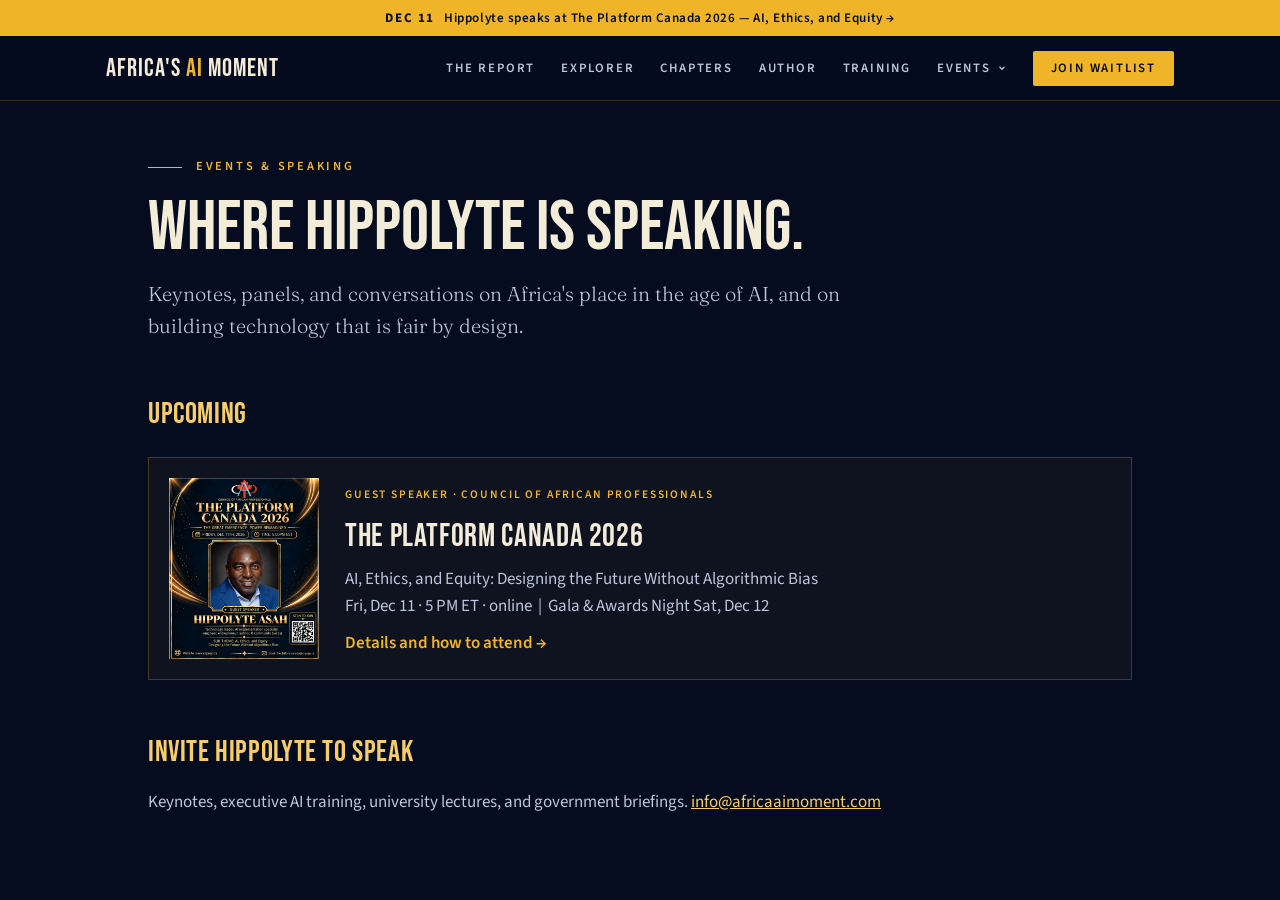
<file: events/index.html>
<!DOCTYPE html>
<html lang="en">
<head>
<meta charset="utf-8">
<meta name="viewport" content="width=device-width, initial-scale=1">
<title>Events &amp; Speaking — Africa's AI Moment</title>
<meta name="description" content="Where Hippolyte Asah, author of Africa's AI Moment, is speaking: conferences, panels, and how to attend.">
<meta property="og:title" content="Hippolyte Asah — Events &amp; Speaking">
<meta property="og:image" content="https://africaaimoment.com/assets/events/the-platform-canada-2026.jpg">
<meta property="og:url" content="https://africaaimoment.com/events">
<link rel="icon" href="/favicon.ico" sizes="32x32 48x48">
<link rel="icon" type="image/png" sizes="32x32" href="/assets/favicon-32.png">
<link rel="apple-touch-icon" sizes="180x180" href="/assets/apple-touch-icon.png">
<meta name="theme-color" content="#050c1f">
<link rel="preconnect" href="https://fonts.googleapis.com">
<link rel="preconnect" href="https://fonts.gstatic.com" crossorigin>
<link href="https://fonts.googleapis.com/css2?family=Bebas+Neue&family=Fraunces:ital,opsz,wght@0,9..144,300;1,9..144,300&family=Source+Sans+3:wght@400;600&display=swap" rel="stylesheet">
<link rel="stylesheet" href="/assets/nav.css">
<style>
  :root{--navy:#050c1f;--navy-2:#0a1631;--gold:#f0b429;--gold-2:#f6cd6a;--ink:#f3ecd9;--muted:#bcc5da;--faint:#8a96b3;--line:rgba(240,180,41,.25)}
  *{box-sizing:border-box;margin:0;padding:0}
  body{font-family:'Source Sans 3','Helvetica Neue',Arial,sans-serif;background:var(--navy);color:var(--ink);font-size:17px;line-height:1.6}
  img{max-width:100%;height:auto;display:block}
  .wrap{max-width:1080px;margin:0 auto;padding:56px clamp(20px,5vw,48px) 80px}
  a{color:var(--gold-2)}
  .eyebrow{font-size:.78rem;letter-spacing:.22em;text-transform:uppercase;color:var(--gold);font-weight:600;display:flex;gap:14px;align-items:center}
  .eyebrow::before{content:"";width:34px;height:1px;background:var(--gold)}
  h1{font-family:'Bebas Neue',Impact,sans-serif;font-weight:400;font-size:clamp(2.6rem,6vw,4.4rem);line-height:.95;margin:18px 0 16px}
  .lead{font-family:'Fraunces',Georgia,serif;font-weight:300;font-size:1.25rem;color:var(--muted);max-width:740px;margin-bottom:40px}
  h2{font-family:'Bebas Neue',Impact,sans-serif;font-weight:400;font-size:1.9rem;letter-spacing:.02em;margin:48px 0 12px;color:var(--gold-2)}
  p{color:var(--muted);max-width:760px}
  .btn{display:inline-flex;align-items:center;justify-content:center;padding:13px 22px;font-weight:600;letter-spacing:.06em;text-transform:uppercase;font-size:.82rem;text-decoration:none;border:1.5px solid var(--gold);border-radius:2px;background:var(--gold);color:var(--navy);transition:background .2s,transform .2s}
  .btn:hover{background:var(--gold-2);transform:translateY(-2px)}
  .btn.ghost{background:transparent;color:var(--gold)}
  .btn.ghost:hover{background:rgba(240,180,41,.1)}

  .ev{display:grid;grid-template-columns:150px 1fr;gap:26px;align-items:center;padding:20px;border:1px solid var(--line);background:rgba(240,180,41,.04);text-decoration:none;color:var(--ink);margin-top:18px;transition:background .2s}
  .ev:hover{background:rgba(240,180,41,.1)}
  .ev small{color:var(--gold);font-weight:600;letter-spacing:.16em;text-transform:uppercase;font-size:.72rem}
  .ev b{display:block;font-family:'Bebas Neue',Impact,sans-serif;font-weight:400;font-size:2rem;letter-spacing:.02em;margin:4px 0}
  .ev span{display:block;color:var(--muted)}
  .ev i{display:block;font-style:normal;color:var(--gold);font-weight:600;margin-top:10px}
  @media(max-width:600px){.ev{grid-template-columns:1fr}.ev img{max-width:220px}}
</style>
</head>
<body>
<a class="announce" href="/events/the-platform-canada-2026"><b>Dec 11</b> Hippolyte speaks at The Platform Canada 2026 — AI, Ethics, and Equity →</a>
<header class="topnav">
  <div class="in">
    <a class="brand" href="/">Africa's <span>AI</span> Moment</a>
    <button class="burger" type="button" aria-label="Menu" aria-expanded="false"><svg width="24" height="24" viewBox="0 0 24 24" fill="none" stroke="currentColor" stroke-width="2" stroke-linecap="round"><path d="M3 6h18M3 12h18M3 18h18"/></svg></button>
    <ul class="links">
      <li><a href="/#report">The Report</a></li>
      <li><a href="/#readiness">Explorer</a></li>
      <li><a href="/#chapters">Chapters</a></li>
      <li><a href="/#author">Author</a></li>
      <li><a href="/training">Training</a></li>
      <li class="dd">
        <button type="button" aria-haspopup="true" aria-expanded="false">Events <svg class="caret" viewBox="0 0 24 24" fill="none" stroke="currentColor" stroke-width="3"><path d="m6 9 6 6 6-6"/></svg></button>
        <div class="menu"><ul>
          <li><a href="/events/the-platform-canada-2026"><span class="t">The Platform Canada 2026</span><span class="s">Guest speaker · Fri, Dec 11 · 5 PM ET</span></a></li>
          <li><a class="all" href="/events">All events</a></li>
        </ul></div>
      </li>
      <li><a class="cta" href="/#signup">Join Waitlist</a></li>
    </ul>
  </div>
</header>
<main class="wrap">
  <div class="eyebrow">Events &amp; speaking</div>
  <h1>Where Hippolyte is speaking.</h1>
  <p class="lead">Keynotes, panels, and conversations on Africa's place in the age of AI, and on building technology that is fair by design.</p>

  <h2>Upcoming</h2>
  <a class="ev" href="/events/the-platform-canada-2026">
    <img src="/assets/events/the-platform-canada-2026.jpg" alt="" width="1157" height="1400">
    <div>
      <small>Guest speaker · Council of African Professionals</small>
      <b>The Platform Canada 2026</b>
      <span>AI, Ethics, and Equity: Designing the Future Without Algorithmic Bias</span>
      <span>Fri, Dec 11 · 5 PM ET · online &nbsp;|&nbsp; Gala &amp; Awards Night Sat, Dec 12</span>
      <i>Details and how to attend →</i>
    </div>
  </a>

  <h2>Invite Hippolyte to speak</h2>
  <p>Keynotes, executive AI training, university lectures, and government briefings. <a href="mailto:info@africaaimoment.com?subject=Speaking%20inquiry">info@africaaimoment.com</a></p>
</main>
<script src="/assets/nav.js"></script>
</body>
</html>
</file>
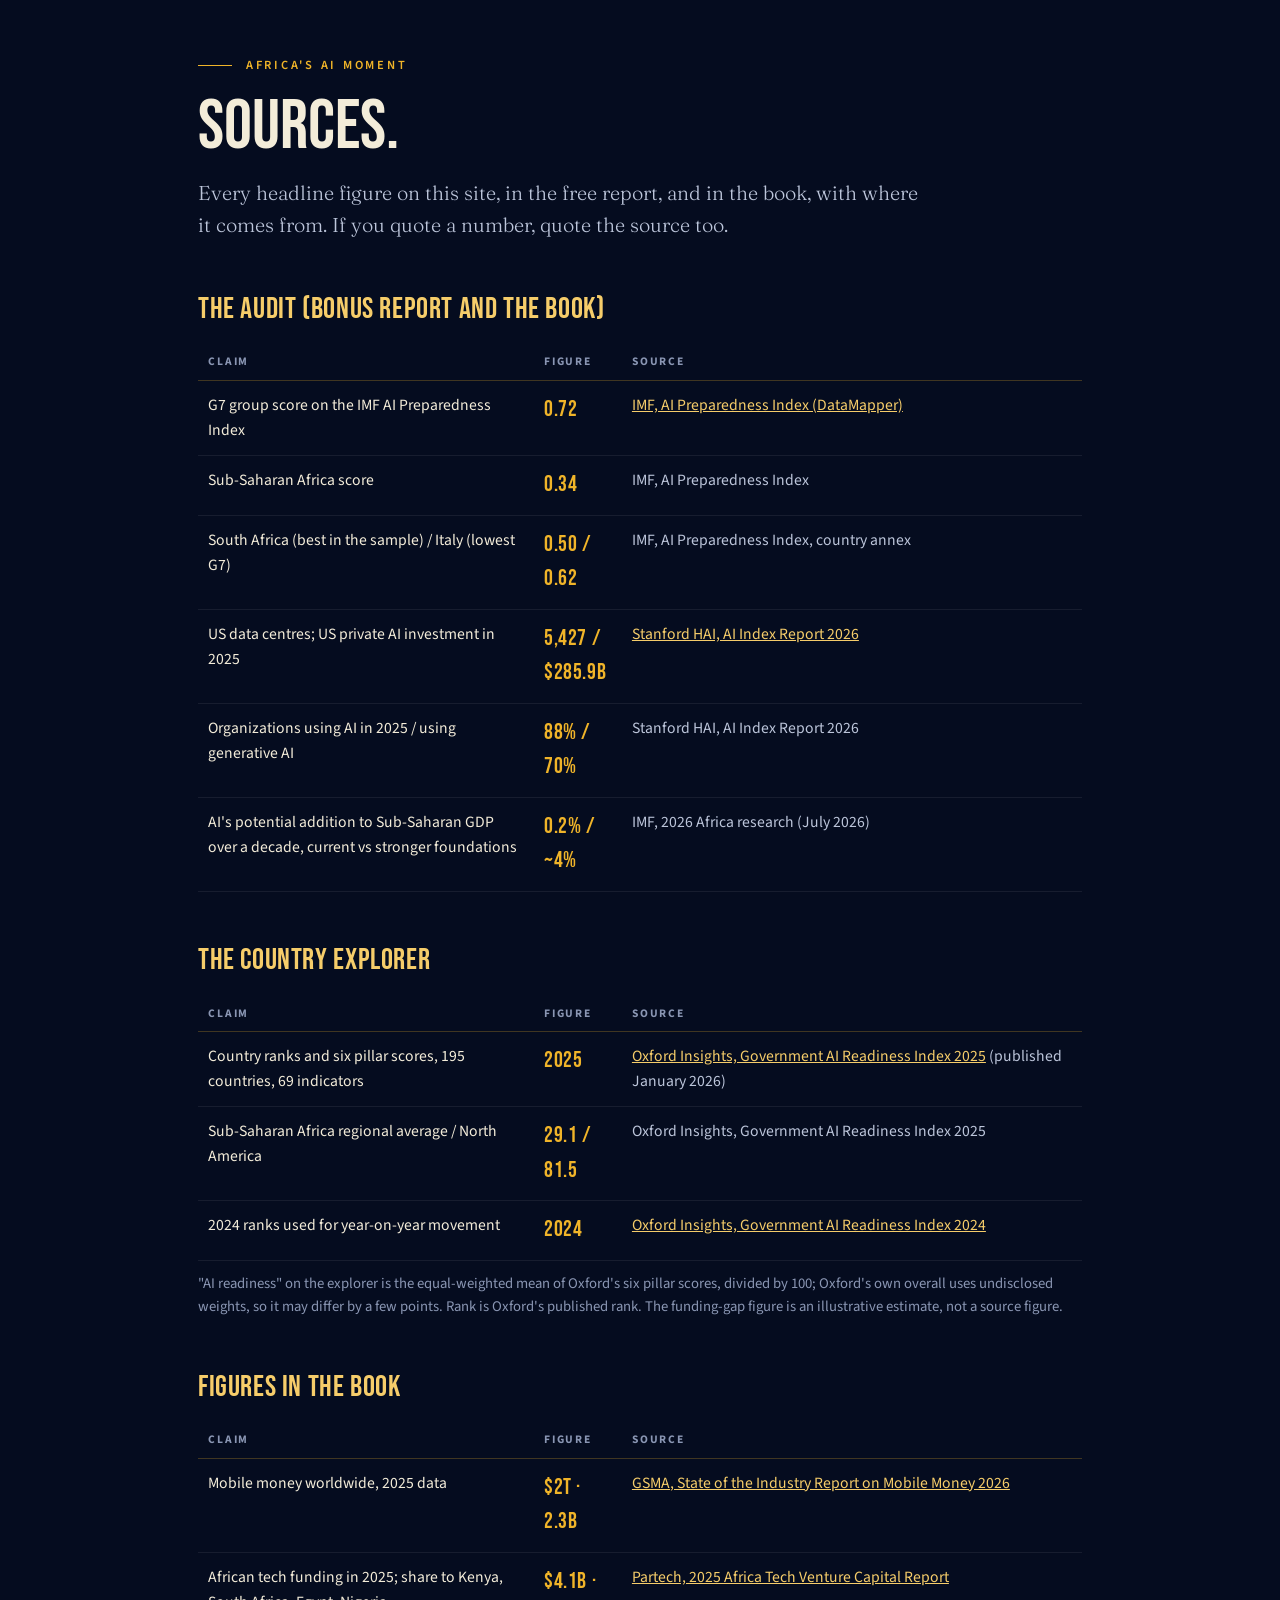
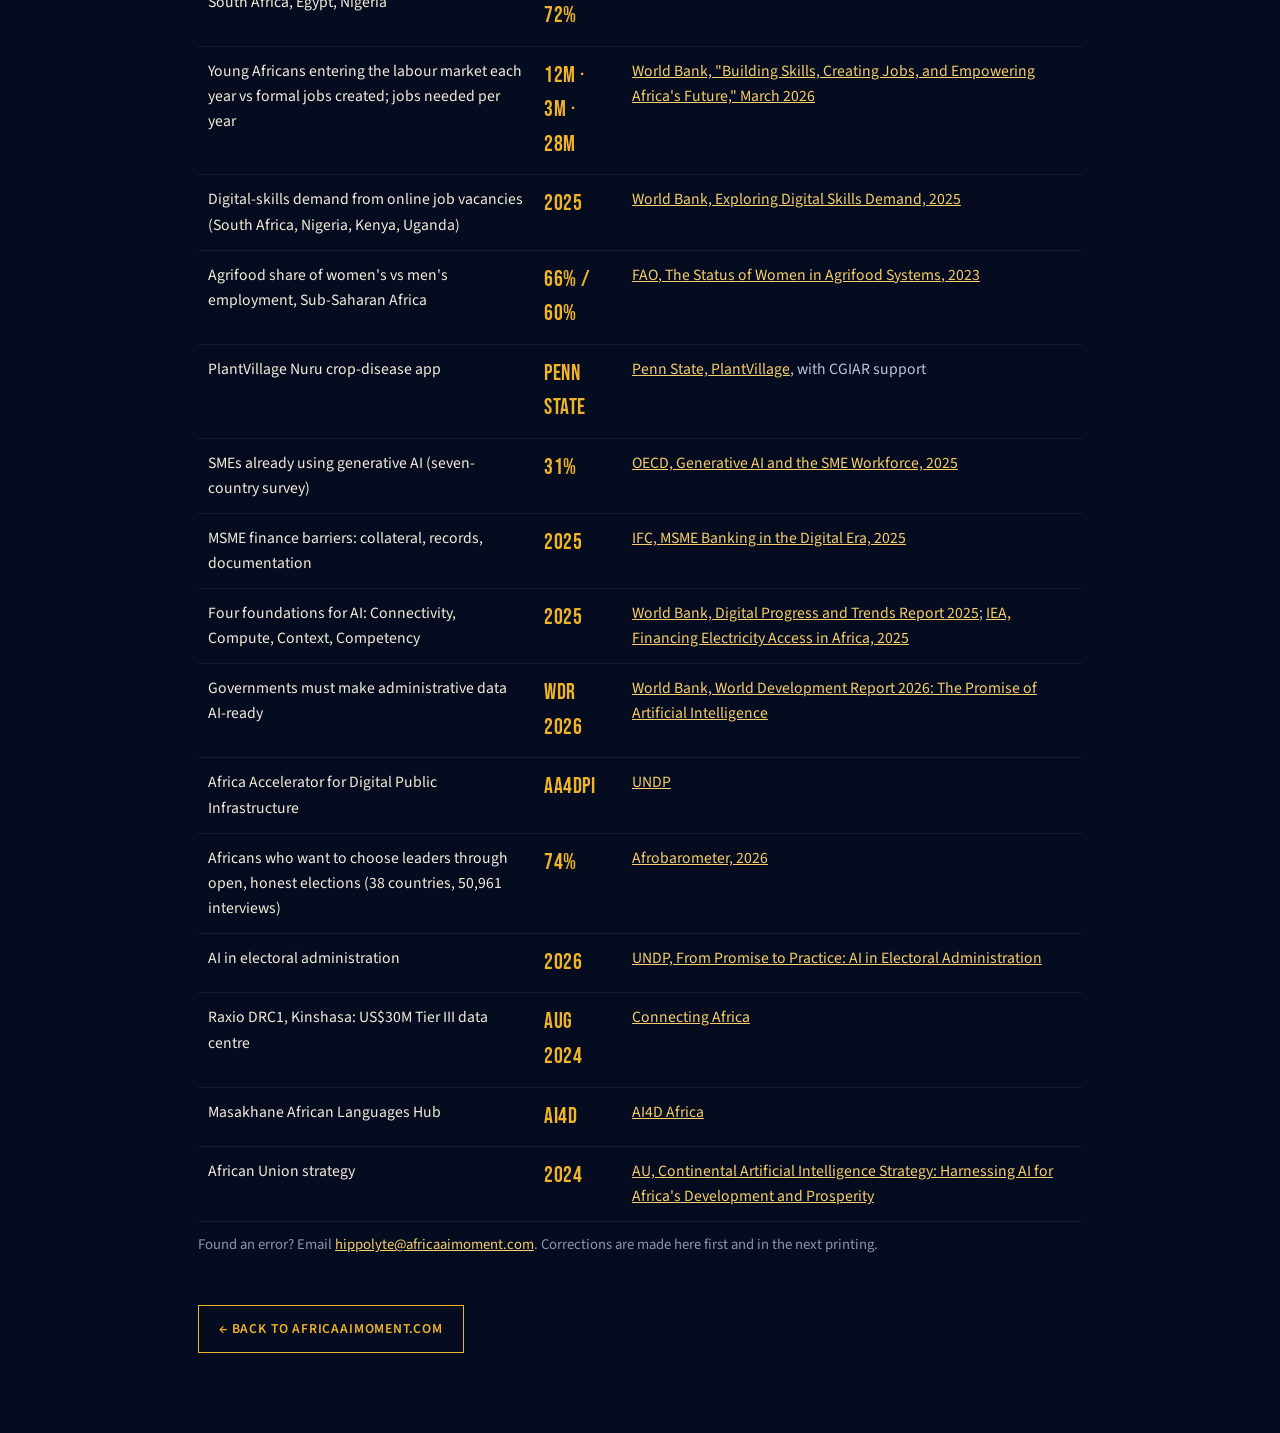
<file: sources.html>
<!DOCTYPE html>
<html lang="en">
<head>
<meta charset="utf-8">
<meta name="viewport" content="width=device-width, initial-scale=1">
<title>Sources — Africa's AI Moment</title>
<meta name="description" content="Every headline figure in Africa's AI Moment, the Africa–G7 AI Preparedness Gap report, and the country explorer — with the source it comes from.">
<link rel="icon" href="/favicon.ico" sizes="32x32 48x48">
<link rel="icon" type="image/png" sizes="32x32" href="/assets/favicon-32.png">
<link rel="apple-touch-icon" sizes="180x180" href="/assets/apple-touch-icon.png">
<meta name="theme-color" content="#050c1f">
<link rel="preconnect" href="https://fonts.googleapis.com">
<link rel="preconnect" href="https://fonts.gstatic.com" crossorigin>
<link href="https://fonts.googleapis.com/css2?family=Bebas+Neue&family=Fraunces:ital,opsz,wght@0,9..144,300;1,9..144,300&family=Source+Sans+3:wght@400;600&display=swap" rel="stylesheet">
<style>
  :root{--navy:#050c1f;--navy-2:#0a1631;--gold:#f0b429;--gold-2:#f6cd6a;--ink:#f3ecd9;--muted:#bcc5da;--faint:#8a96b3;--line:rgba(240,180,41,.25)}
  *{box-sizing:border-box;margin:0;padding:0}
  body{font-family:'Source Sans 3','Helvetica Neue',Arial,sans-serif;background:var(--navy);color:var(--ink);font-size:17px;line-height:1.6}
  .wrap{max-width:980px;margin:0 auto;padding:56px clamp(20px,5vw,48px) 80px}
  a{color:var(--gold-2)}
  .eyebrow{font-size:.78rem;letter-spacing:.22em;text-transform:uppercase;color:var(--gold);font-weight:600;display:flex;gap:14px;align-items:center}
  .eyebrow::before{content:"";width:34px;height:1px;background:var(--gold)}
  h1{font-family:'Bebas Neue',Impact,sans-serif;font-weight:400;font-size:clamp(2.6rem,6vw,4.4rem);line-height:.95;margin:18px 0 16px}
  .lead{font-family:'Fraunces',Georgia,serif;font-weight:300;font-size:1.25rem;color:var(--muted);max-width:720px;margin-bottom:40px}
  h2{font-family:'Bebas Neue',Impact,sans-serif;font-weight:400;font-size:1.9rem;letter-spacing:.02em;margin:44px 0 12px;color:var(--gold-2)}
  table{width:100%;border-collapse:collapse;font-size:.98rem}
  th{text-align:left;font-size:.72rem;letter-spacing:.16em;text-transform:uppercase;color:var(--faint);padding:8px 10px;border-bottom:1px solid var(--line)}
  td{padding:12px 10px;border-bottom:1px solid rgba(255,255,255,.07);vertical-align:top}
  td:first-child{width:38%;color:var(--ink)}
  td.n{font-family:'Bebas Neue',Impact,sans-serif;font-size:1.35rem;color:var(--gold);width:5.5rem;letter-spacing:.03em}
  .src{color:var(--muted)}
  .src a{word-break:break-word}
  .note{font-size:.92rem;color:var(--faint);margin-top:12px;line-height:1.55}
  .back{display:inline-block;margin-top:48px;padding:12px 20px;border:1.5px solid var(--gold);color:var(--gold);text-decoration:none;font-weight:600;letter-spacing:.06em;text-transform:uppercase;font-size:.85rem}
  @media(max-width:640px){td:first-child{width:auto}table,thead,tbody,tr,td,th{display:block}th{display:none}td{padding:6px 0;border:0}tr{padding:12px 0;border-bottom:1px solid rgba(255,255,255,.08);display:block}td.n{font-size:1.5rem}}
</style>
</head>
<body>
<main class="wrap">
  <div class="eyebrow">Africa's AI Moment</div>
  <h1>Sources.</h1>
  <p class="lead">Every headline figure on this site, in the free report, and in the book, with where it comes from. If you quote a number, quote the source too.</p>

  <h2>The audit (Bonus Report and the book)</h2>
  <table><thead><tr><th>Claim</th><th>Figure</th><th>Source</th></tr></thead><tbody>
    <tr><td>G7 group score on the IMF AI Preparedness Index</td><td class="n">0.72</td><td class="src"><a href="https://www.imf.org/external/datamapper/AI_PI@AIPI/ADVEC/EME/LIC" target="_blank" rel="noopener">IMF, AI Preparedness Index (DataMapper)</a></td></tr>
    <tr><td>Sub-Saharan Africa score</td><td class="n">0.34</td><td class="src">IMF, AI Preparedness Index</td></tr>
    <tr><td>South Africa (best in the sample) / Italy (lowest G7)</td><td class="n">0.50 / 0.62</td><td class="src">IMF, AI Preparedness Index, country annex</td></tr>
    <tr><td>US data centres; US private AI investment in 2025</td><td class="n">5,427 / $285.9B</td><td class="src"><a href="https://hai.stanford.edu/ai-index" target="_blank" rel="noopener">Stanford HAI, AI Index Report 2026</a></td></tr>
    <tr><td>Organizations using AI in 2025 / using generative AI</td><td class="n">88% / 70%</td><td class="src">Stanford HAI, AI Index Report 2026</td></tr>
    <tr><td>AI's potential addition to Sub-Saharan GDP over a decade, current vs stronger foundations</td><td class="n">0.2% / ~4%</td><td class="src">IMF, 2026 Africa research (July 2026)</td></tr>
  </tbody></table>

  <h2>The country explorer</h2>
  <table><thead><tr><th>Claim</th><th>Figure</th><th>Source</th></tr></thead><tbody>
    <tr><td>Country ranks and six pillar scores, 195 countries, 69 indicators</td><td class="n">2025</td><td class="src"><a href="https://oxfordinsights.com/ai-readiness/government-ai-readiness-index-2025/" target="_blank" rel="noopener">Oxford Insights, Government AI Readiness Index 2025</a> (published January 2026)</td></tr>
    <tr><td>Sub-Saharan Africa regional average / North America</td><td class="n">29.1 / 81.5</td><td class="src">Oxford Insights, Government AI Readiness Index 2025</td></tr>
    <tr><td>2024 ranks used for year-on-year movement</td><td class="n">2024</td><td class="src"><a href="https://oxfordinsights.com/ai-readiness/" target="_blank" rel="noopener">Oxford Insights, Government AI Readiness Index 2024</a></td></tr>
  </tbody></table>
  <p class="note">"AI readiness" on the explorer is the equal-weighted mean of Oxford's six pillar scores, divided by 100; Oxford's own overall uses undisclosed weights, so it may differ by a few points. Rank is Oxford's published rank. The funding-gap figure is an illustrative estimate, not a source figure.</p>

  <h2>Figures in the book</h2>
  <table><thead><tr><th>Claim</th><th>Figure</th><th>Source</th></tr></thead><tbody>
    <tr><td>Mobile money worldwide, 2025 data</td><td class="n">$2T · 2.3B</td><td class="src"><a href="https://www.gsma.com/sotir/" target="_blank" rel="noopener">GSMA, State of the Industry Report on Mobile Money 2026</a></td></tr>
    <tr><td>African tech funding in 2025; share to Kenya, South Africa, Egypt, Nigeria</td><td class="n">$4.1B · 72%</td><td class="src"><a href="https://partechpartners.com/africa-reports/2025-africa-tech-venture-capital-report" target="_blank" rel="noopener">Partech, 2025 Africa Tech Venture Capital Report</a></td></tr>
    <tr><td>Young Africans entering the labour market each year vs formal jobs created; jobs needed per year</td><td class="n">12M · 3M · 28M</td><td class="src"><a href="https://www.worldbank.org/en/news/speech/2026/03/16/building-skills-creating-jobs-and-empowering-africa-s-future" target="_blank" rel="noopener">World Bank, "Building Skills, Creating Jobs, and Empowering Africa's Future," March 2026</a></td></tr>
    <tr><td>Digital-skills demand from online job vacancies (South Africa, Nigeria, Kenya, Uganda)</td><td class="n">2025</td><td class="src"><a href="https://openknowledge.worldbank.org/entities/publication/fff2f3aa-3e52-4623-94de-db5f8067d112" target="_blank" rel="noopener">World Bank, Exploring Digital Skills Demand, 2025</a></td></tr>
    <tr><td>Agrifood share of women's vs men's employment, Sub-Saharan Africa</td><td class="n">66% / 60%</td><td class="src"><a href="https://openknowledge.fao.org/server/api/core/bitstreams/e34863d6-a08a-465e-8d65-2b38f611946d/content/status-women-agrifood-systems-2023/chapter1.html" target="_blank" rel="noopener">FAO, The Status of Women in Agrifood Systems, 2023</a></td></tr>
    <tr><td>PlantVillage Nuru crop-disease app</td><td class="n">Penn State</td><td class="src"><a href="https://www.psu.edu/news/research/story/grant-will-support-expanded-use-artificial-intelligence-crop-health" target="_blank" rel="noopener">Penn State, PlantVillage</a>, with CGIAR support</td></tr>
    <tr><td>SMEs already using generative AI (seven-country survey)</td><td class="n">31%</td><td class="src"><a href="https://www.oecd.org/en/publications/generative-ai-and-the-sme-workforce_2d08b99d-en.html" target="_blank" rel="noopener">OECD, Generative AI and the SME Workforce, 2025</a></td></tr>
    <tr><td>MSME finance barriers: collateral, records, documentation</td><td class="n">2025</td><td class="src"><a href="https://www.ifc.org/en/insights-reports/2025/msme-banking-in-the-digital-era" target="_blank" rel="noopener">IFC, MSME Banking in the Digital Era, 2025</a></td></tr>
    <tr><td>Four foundations for AI: Connectivity, Compute, Context, Competency</td><td class="n">2025</td><td class="src"><a href="https://www.worldbank.org/en/publication/digital-progress-and-trends-report" target="_blank" rel="noopener">World Bank, Digital Progress and Trends Report 2025</a>; <a href="https://www.iea.org/reports/financing-electricity-access-in-africa" target="_blank" rel="noopener">IEA, Financing Electricity Access in Africa, 2025</a></td></tr>
    <tr><td>Governments must make administrative data AI-ready</td><td class="n">WDR 2026</td><td class="src"><a href="https://www.worldbank.org/en/publication/wdr2026" target="_blank" rel="noopener">World Bank, World Development Report 2026: The Promise of Artificial Intelligence</a></td></tr>
    <tr><td>Africa Accelerator for Digital Public Infrastructure</td><td class="n">AA4DPI</td><td class="src"><a href="https://www.undp.org/africa/projects/africa-accelerator-digital-public-infrastructure-aa4dpi" target="_blank" rel="noopener">UNDP</a></td></tr>
    <tr><td>Africans who want to choose leaders through open, honest elections (38 countries, 50,961 interviews)</td><td class="n">74%</td><td class="src"><a href="https://www.afrobarometer.org/publication/africans-want-elections-but-dont-trust-electoral-management-bodies-to-ensure-theyre-free-and-fair/" target="_blank" rel="noopener">Afrobarometer, 2026</a></td></tr>
    <tr><td>AI in electoral administration</td><td class="n">2026</td><td class="src"><a href="https://www.undp.org/publications/promise-practice-ai-electoral-administration-0" target="_blank" rel="noopener">UNDP, From Promise to Practice: AI in Electoral Administration</a></td></tr>
    <tr><td>Raxio DRC1, Kinshasa: US$30M Tier III data centre</td><td class="n">Aug 2024</td><td class="src"><a href="https://www.connectingafrica.com/data-centers/raxio-inaugurates-30m-drc-data-center" target="_blank" rel="noopener">Connecting Africa</a></td></tr>
    <tr><td>Masakhane African Languages Hub</td><td class="n">AI4D</td><td class="src"><a href="https://www.ai4d.ai/projects/masakhane-african-languages-hub" target="_blank" rel="noopener">AI4D Africa</a></td></tr>
    <tr><td>African Union strategy</td><td class="n">2024</td><td class="src"><a href="https://au.int/en/documents/20240809/continental-artificial-intelligence-strategy" target="_blank" rel="noopener">AU, Continental Artificial Intelligence Strategy: Harnessing AI for Africa's Development and Prosperity</a></td></tr>
  </tbody></table>
  <p class="note">Found an error? Email <a href="mailto:hippolyte@africaaimoment.com">hippolyte@africaaimoment.com</a>. Corrections are made here first and in the next printing.</p>
  <a class="back" href="/">← Back to africaaimoment.com</a>
</main>
</body>
</html>
</file>
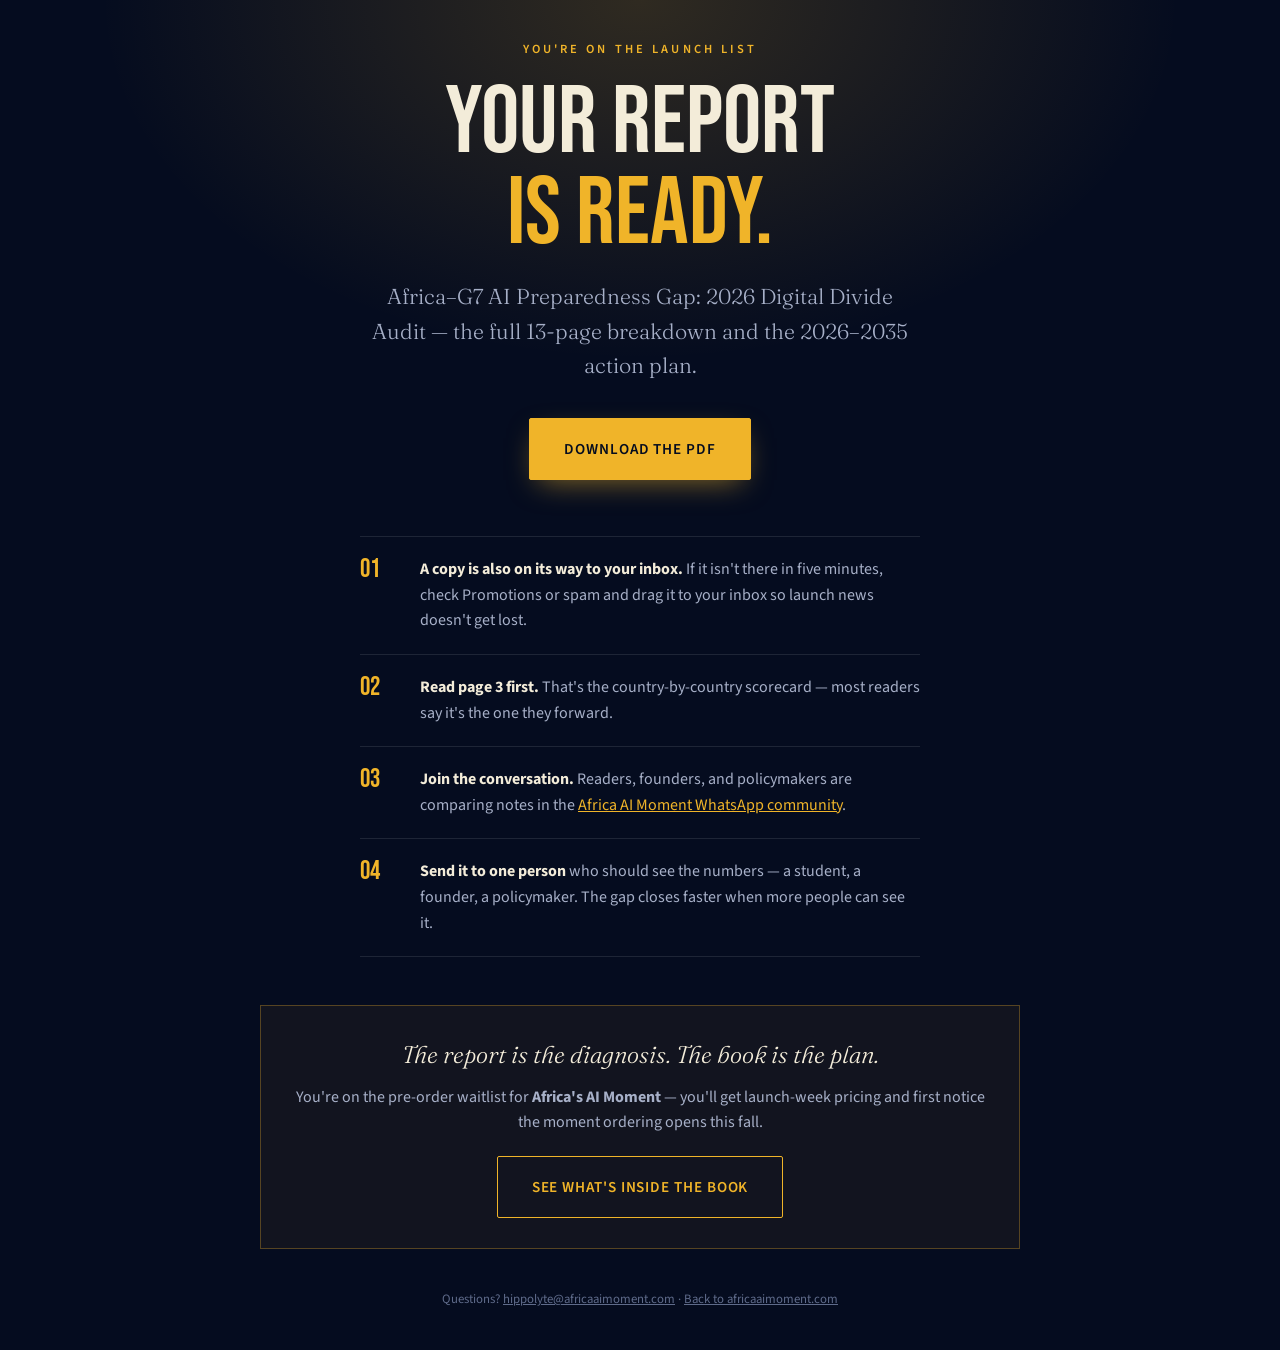
<file: thank-you.html>
<!DOCTYPE html>
<html lang="en">
<head>
<meta charset="utf-8">
<meta name="viewport" content="width=device-width, initial-scale=1">
<title>Your report is ready — Africa's AI Moment</title>
<meta name="robots" content="noindex">
<link rel="icon" href="/favicon.ico" sizes="32x32 48x48">
<link rel="icon" type="image/png" sizes="32x32" href="/assets/favicon-32.png">
<link rel="icon" type="image/png" sizes="256x256" href="/assets/icon-256.png">
<link rel="apple-touch-icon" sizes="180x180" href="/assets/apple-touch-icon.png">
<meta name="theme-color" content="#050c1f">
<link rel="preconnect" href="https://fonts.googleapis.com">
<link rel="preconnect" href="https://fonts.gstatic.com" crossorigin>
<link href="https://fonts.googleapis.com/css2?family=Bebas+Neue&family=Fraunces:ital,opsz,wght@0,9..144,300;1,9..144,300&family=Source+Sans+3:wght@400;600&display=swap" rel="stylesheet">
<style>
  :root{--navy:#050c1f;--navy-2:#0a1631;--gold:#f0b429;--gold-dim:#b8860b;--ink:#f3ecd9;--muted:#a7b0c8;--faint:#5f6b8a}
  *{box-sizing:border-box;margin:0;padding:0}
  body{font-family:'Source Sans 3','Helvetica Neue',Arial,sans-serif;background:radial-gradient(900px 600px at 50% 0%,rgba(240,180,41,.18),transparent 60%),var(--navy);color:var(--ink);min-height:100vh;display:grid;place-items:center;padding:40px 20px;font-size:18px;line-height:1.6}
  .card{max-width:760px;width:100%;text-align:center}
  .eyebrow{color:var(--gold);letter-spacing:.25em;text-transform:uppercase;font-size:.78rem;font-weight:600}
  h1{font-family:'Bebas Neue',Impact,sans-serif;font-weight:400;font-size:clamp(3rem,8vw,6rem);line-height:.95;margin:18px 0 20px}
  h1 em{font-style:normal;color:var(--gold)}
  p.lead{font-family:'Fraunces',Georgia,serif;font-weight:300;font-size:1.35rem;color:var(--muted);max-width:560px;margin:0 auto 34px}
  .btn{display:inline-flex;align-items:center;gap:10px;padding:18px 34px;font-weight:600;letter-spacing:.06em;text-transform:uppercase;font-size:.95rem;text-decoration:none;border:1.5px solid var(--gold);border-radius:2px;transition:transform .2s}
  .btn:hover{transform:translateY(-2px)}
  .gold{background:var(--gold);color:var(--navy);box-shadow:0 10px 30px -10px rgba(240,180,41,.6)}
  .ghost{color:var(--gold)}
  .steps{margin:56px auto 0;text-align:left;max-width:560px;border-top:1px solid rgba(255,255,255,.1)}
  .steps div{display:grid;grid-template-columns:44px 1fr;gap:16px;padding:20px 0;border-bottom:1px solid rgba(255,255,255,.1)}
  .steps b{font-family:'Bebas Neue',Impact,sans-serif;font-weight:400;font-size:1.6rem;color:var(--gold);line-height:1}
  .steps p{color:var(--muted);font-size:1rem}
  .steps p strong{color:var(--ink)}
  .upsell{margin-top:48px;padding:30px;border:1px solid rgba(240,180,41,.3);background:rgba(240,180,41,.05)}
  .upsell h2{font-family:'Fraunces',Georgia,serif;font-weight:300;font-style:italic;font-size:1.5rem;margin-bottom:10px}
  .upsell p{color:var(--muted);margin-bottom:20px;font-size:1rem}
  small{display:block;margin-top:40px;color:var(--faint);font-size:.8rem}
  small a{color:var(--faint)}
</style>
</head>
<body>
<main class="card">
  <div class="eyebrow">You're on the launch list</div>
  <h1>Your report<br><em>is ready.</em></h1>
  <p class="lead">Africa–G7 AI Preparedness Gap: 2026 Digital Divide Audit — the full 13-page breakdown and the 2026–2035 action plan.</p>
  <!-- Upload the PDF to assets/ and keep this filename -->
  <a class="btn gold" href="assets/Africa-G7-AI-Preparedness-Gap-2026.pdf" download>Download the PDF</a>

  <div class="steps">
    <div><b>01</b><p><strong>A copy is also on its way to your inbox.</strong> If it isn't there in five minutes, check Promotions or spam and drag it to your inbox so launch news doesn't get lost.</p></div>
    <div><b>02</b><p><strong>Read page 3 first.</strong> That's the country-by-country scorecard — most readers say it's the one they forward.</p></div>
    <div><b>03</b><p><strong>Join the conversation.</strong> Readers, founders, and policymakers are comparing notes in the <a href="https://chat.whatsapp.com/GawLZsQnhshFeIbWQz5TuD" target="_blank" rel="noopener" style="color:var(--gold)">Africa AI Moment WhatsApp community</a>.</p></div>
    <div><b>04</b><p><strong>Send it to one person</strong> who should see the numbers — a student, a founder, a policymaker. The gap closes faster when more people can see it.</p></div>
  </div>

  <div class="upsell">
    <h2>The report is the diagnosis. The book is the plan.</h2>
    <p>You're on the pre-order waitlist for <strong>Africa's AI Moment</strong> — you'll get launch-week pricing and first notice the moment ordering opens this fall.</p>
    <!-- Replace href with your Amazon / Tellwell link -->
    <a class="btn ghost" href="/#build">See what's inside the book</a>
  </div>

  <small>Questions? <a href="mailto:hippolyte@africaaimoment.com">hippolyte@africaaimoment.com</a> · <a href="/">Back to africaaimoment.com</a></small>
</main>
</body>
</html>
</file>
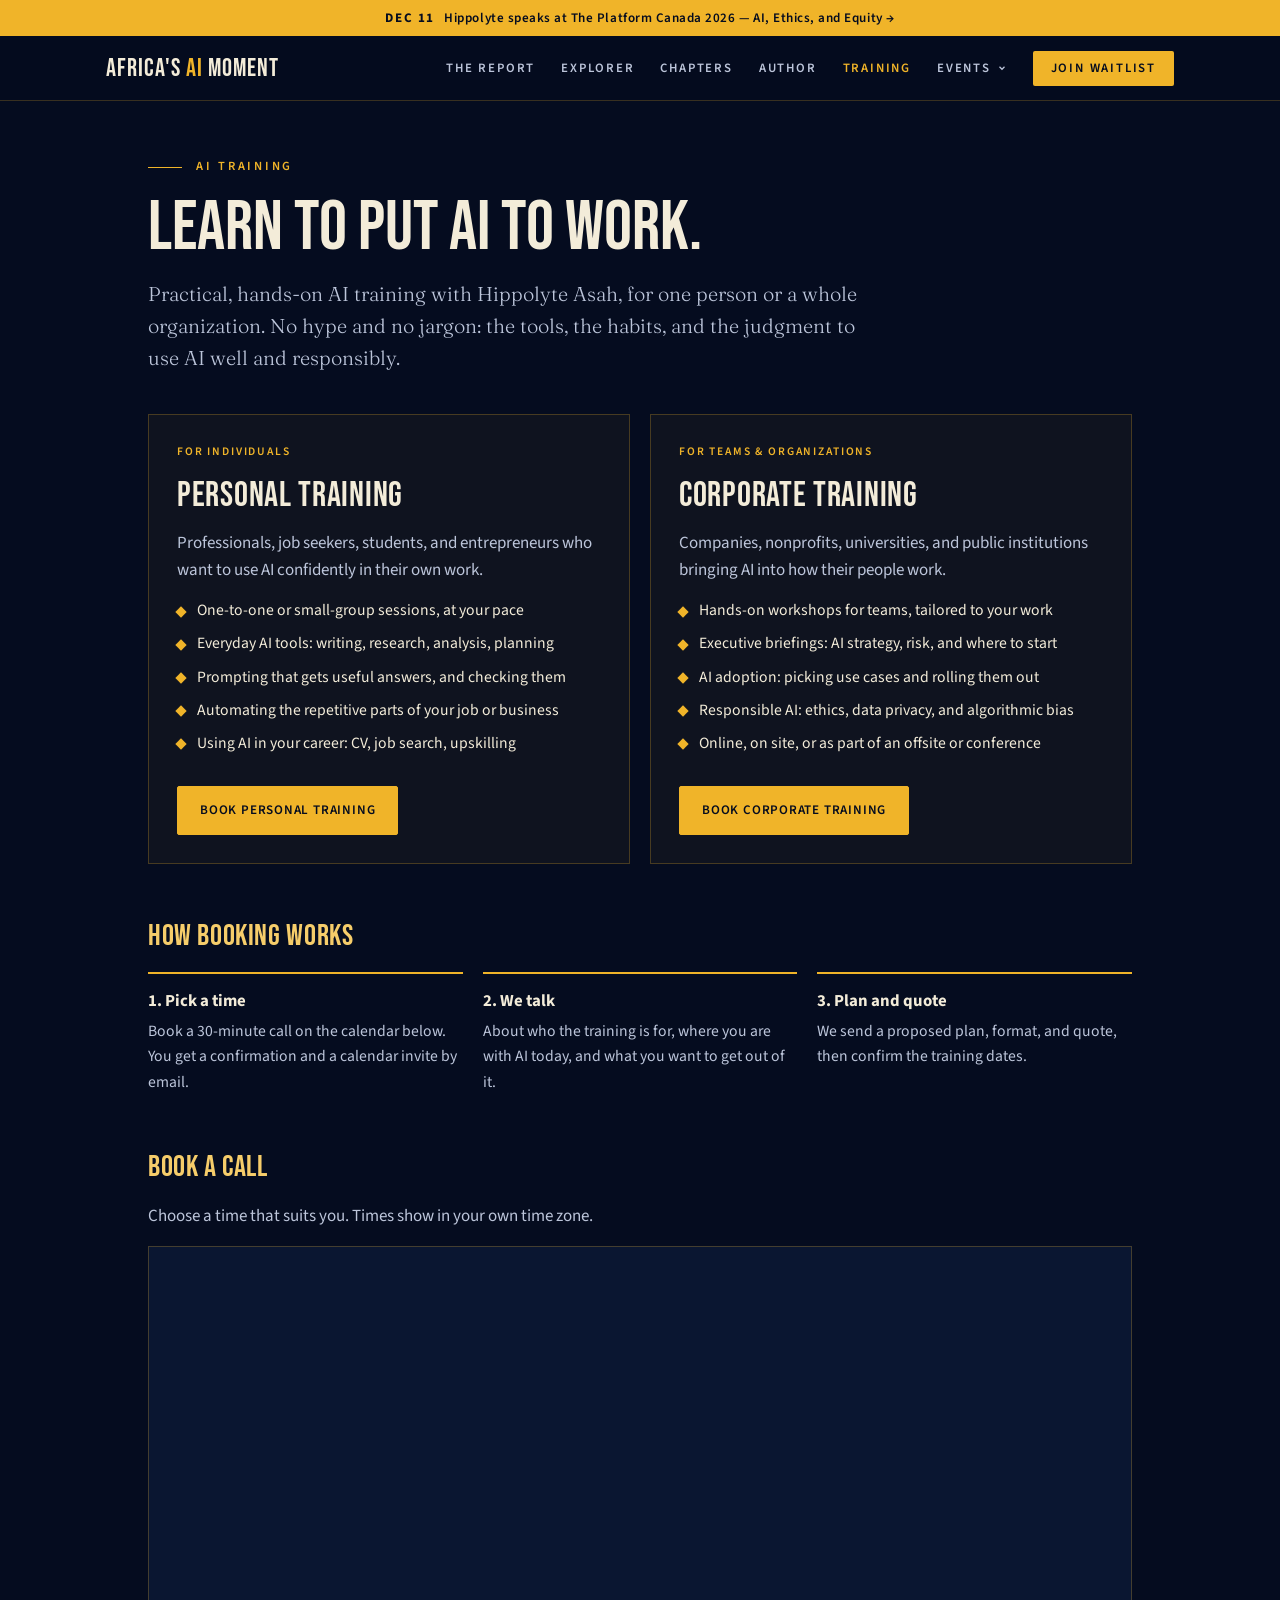
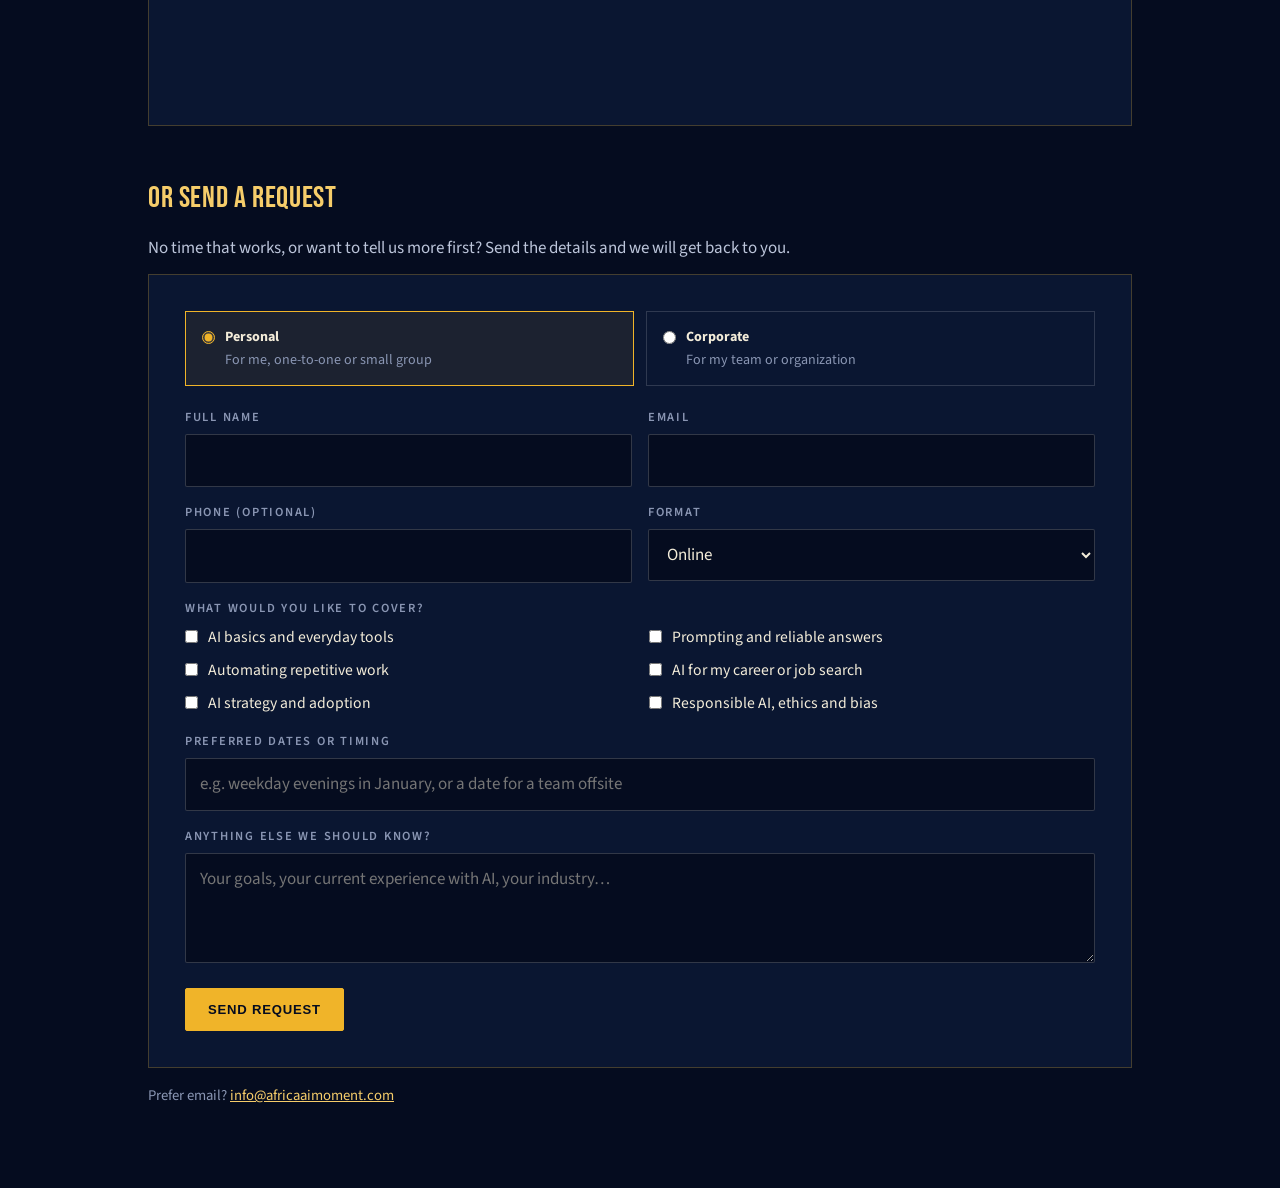
<file: training.html>
<!DOCTYPE html>
<html lang="en">
<head>
<meta charset="utf-8">
<meta name="viewport" content="width=device-width, initial-scale=1">
<title>AI Training — Personal &amp; Corporate | Africa's AI Moment</title>
<meta name="description" content="Book practical AI training with Hippolyte Asah: one-to-one coaching for individuals, and workshops and executive briefings for teams and organizations. Online or in person.">
<meta property="og:title" content="AI Training with Hippolyte Asah — Personal &amp; Corporate">
<meta property="og:description" content="Practical AI training for individuals and organizations. Request a session.">
<meta property="og:image" content="https://africaaimoment.com/assets/cover.jpg">
<meta property="og:url" content="https://africaaimoment.com/training">
<link rel="icon" href="/favicon.ico" sizes="32x32 48x48">
<link rel="icon" type="image/png" sizes="32x32" href="/assets/favicon-32.png">
<link rel="apple-touch-icon" sizes="180x180" href="/assets/apple-touch-icon.png">
<meta name="theme-color" content="#050c1f">
<link rel="preconnect" href="https://fonts.googleapis.com">
<link rel="preconnect" href="https://fonts.gstatic.com" crossorigin>
<link href="https://fonts.googleapis.com/css2?family=Bebas+Neue&family=Fraunces:ital,opsz,wght@0,9..144,300;1,9..144,300&family=Source+Sans+3:wght@400;600&display=swap" rel="stylesheet">
<link rel="stylesheet" href="/assets/nav.css">
<style>
  :root{--navy:#050c1f;--navy-2:#0a1631;--gold:#f0b429;--gold-2:#f6cd6a;--ink:#f3ecd9;--muted:#bcc5da;--faint:#8a96b3;--line:rgba(240,180,41,.25)}
  *{box-sizing:border-box;margin:0;padding:0}
  body{font-family:'Source Sans 3','Helvetica Neue',Arial,sans-serif;background:var(--navy);color:var(--ink);font-size:17px;line-height:1.6}
  img{max-width:100%;height:auto;display:block}
  .wrap{max-width:1080px;margin:0 auto;padding:56px clamp(20px,5vw,48px) 80px}
  a{color:var(--gold-2)}
  .eyebrow{font-size:.78rem;letter-spacing:.22em;text-transform:uppercase;color:var(--gold);font-weight:600;display:flex;gap:14px;align-items:center}
  .eyebrow::before{content:"";width:34px;height:1px;background:var(--gold)}
  h1{font-family:'Bebas Neue',Impact,sans-serif;font-weight:400;font-size:clamp(2.6rem,6vw,4.4rem);line-height:.95;margin:18px 0 16px}
  .lead{font-family:'Fraunces',Georgia,serif;font-weight:300;font-size:1.25rem;color:var(--muted);max-width:740px;margin-bottom:40px}
  h2{font-family:'Bebas Neue',Impact,sans-serif;font-weight:400;font-size:1.9rem;letter-spacing:.02em;margin:48px 0 12px;color:var(--gold-2)}
  p{color:var(--muted);max-width:760px}
  .btn{display:inline-flex;align-items:center;justify-content:center;padding:13px 22px;font-weight:600;letter-spacing:.06em;text-transform:uppercase;font-size:.82rem;text-decoration:none;border:1.5px solid var(--gold);border-radius:2px;background:var(--gold);color:var(--navy);transition:background .2s,transform .2s}
  .btn:hover{background:var(--gold-2);transform:translateY(-2px)}
  .btn.ghost{background:transparent;color:var(--gold)}
  .btn.ghost:hover{background:rgba(240,180,41,.1)}

  .opts{display:grid;grid-template-columns:1fr 1fr;gap:20px;margin-top:8px}
  .opt{border:1px solid var(--line);background:rgba(240,180,41,.04);padding:28px;display:flex;flex-direction:column}
  .opt small{color:var(--gold);font-weight:600;letter-spacing:.16em;text-transform:uppercase;font-size:.72rem}
  .opt h3{font-family:'Bebas Neue',Impact,sans-serif;font-weight:400;font-size:2.2rem;letter-spacing:.02em;margin:6px 0 6px;color:var(--ink)}
  .opt .for{color:var(--muted);margin-bottom:14px}
  .opt ul{list-style:none;margin:0 0 22px;flex:1}
  .opt li{position:relative;padding-left:20px;margin-bottom:8px;color:var(--ink);font-size:.98rem}
  .opt li::before{content:"";position:absolute;left:0;top:.62em;width:8px;height:8px;background:var(--gold);transform:rotate(45deg)}
  .opt .btn{align-self:flex-start}
  .steps{display:grid;grid-template-columns:repeat(3,1fr);gap:20px;margin-top:8px;counter-reset:s}
  .steps div{border-top:2px solid var(--gold);padding-top:14px;color:var(--muted);font-size:.98rem}
  .steps b{display:block;color:var(--ink);font-size:1.05rem;margin-bottom:4px}
  form{margin-top:12px;border:1px solid var(--line);background:var(--navy-2);padding:clamp(20px,4vw,36px)}
  .kind{display:grid;grid-template-columns:1fr 1fr;gap:12px;margin-bottom:22px}
  .kind label{border:1.5px solid rgba(255,255,255,.15);padding:14px 16px;cursor:pointer;display:flex;gap:10px;align-items:flex-start}
  .kind label:has(input:checked){border-color:var(--gold);background:rgba(240,180,41,.08)}
  .kind input{accent-color:var(--gold);margin-top:5px}
  .kind b{display:block;color:var(--ink)}
  .kind span{color:var(--faint);font-size:.88rem}
  .row{display:grid;grid-template-columns:1fr 1fr;gap:16px}
  .f{margin-bottom:16px}
  .f>label,.f legend{display:block;font-size:.78rem;letter-spacing:.14em;text-transform:uppercase;color:var(--faint);font-weight:600;margin-bottom:6px}
  .f input[type=text],.f input[type=email],.f input[type=tel],.f select,.f textarea{width:100%;background:#050c1f;border:1px solid rgba(255,255,255,.18);color:var(--ink);font:inherit;padding:12px 14px;border-radius:2px}
  .f input:focus,.f select:focus,.f textarea:focus{outline:2px solid var(--gold);outline-offset:-1px}
  .f textarea{min-height:110px;resize:vertical}
  fieldset.f{border:0}
  .checks{display:grid;grid-template-columns:1fr 1fr;gap:8px 18px}
  .checks label{display:flex;gap:10px;align-items:flex-start;color:var(--ink);font-size:.98rem;cursor:pointer}
  .checks input{accent-color:var(--gold);margin-top:5px}
  .corp-only[hidden]{display:none}
  .hp{position:absolute;left:-9999px}
  .cal{margin-top:16px;min-height:480px;border:1px solid var(--line);background:var(--navy-2);overflow:auto}
  .cal>.btn{margin:24px}
  .msg{margin-top:16px;padding:14px 16px;border-left:3px solid var(--gold);background:rgba(240,180,41,.08);color:var(--ink);display:none}
  .msg.show{display:block}
  .msg.err{border-color:#e86a5a}
  @media(max-width:760px){.opts,.steps,.row,.kind,.checks{grid-template-columns:1fr}}
</style>
</head>
<body>
<a class="announce" href="/events/the-platform-canada-2026"><b>Dec 11</b> Hippolyte speaks at The Platform Canada 2026 — AI, Ethics, and Equity →</a>
<header class="topnav">
  <div class="in">
    <a class="brand" href="/">Africa's <span>AI</span> Moment</a>
    <button class="burger" type="button" aria-label="Menu" aria-expanded="false"><svg width="24" height="24" viewBox="0 0 24 24" fill="none" stroke="currentColor" stroke-width="2" stroke-linecap="round"><path d="M3 6h18M3 12h18M3 18h18"/></svg></button>
    <ul class="links">
      <li><a href="/#report">The Report</a></li>
      <li><a href="/#readiness">Explorer</a></li>
      <li><a href="/#chapters">Chapters</a></li>
      <li><a href="/#author">Author</a></li>
      <li><a href="/training" aria-current="page">Training</a></li>
      <li class="dd">
        <button type="button" aria-haspopup="true" aria-expanded="false">Events <svg class="caret" viewBox="0 0 24 24" fill="none" stroke="currentColor" stroke-width="3"><path d="m6 9 6 6 6-6"/></svg></button>
        <div class="menu"><ul>
          <li><a href="/events/the-platform-canada-2026"><span class="t">The Platform Canada 2026</span><span class="s">Guest speaker · Fri, Dec 11 · 5 PM ET</span></a></li>
          <li><a class="all" href="/events">All events</a></li>
        </ul></div>
      </li>
      <li><a class="cta" href="/#signup">Join Waitlist</a></li>
    </ul>
  </div>
</header>
<main class="wrap">
  <div class="eyebrow">AI training</div>
  <h1>Learn to put AI to work.</h1>
  <p class="lead">Practical, hands-on AI training with Hippolyte Asah, for one person or a whole organization. No hype and no jargon: the tools, the habits, and the judgment to use AI well and responsibly.</p>

  <div class="opts">
    <section class="opt" id="personal">
      <small>For individuals</small>
      <h3>Personal training</h3>
      <p class="for">Professionals, job seekers, students, and entrepreneurs who want to use AI confidently in their own work.</p>
      <ul>
        <li>One-to-one or small-group sessions, at your pace</li>
        <li>Everyday AI tools: writing, research, analysis, planning</li>
        <li>Prompting that gets useful answers, and checking them</li>
        <li>Automating the repetitive parts of your job or business</li>
        <li>Using AI in your career: CV, job search, upskilling</li>
      </ul>
      <a class="btn" href="#book" data-kind="personal">Book personal training</a>
    </section>
    <section class="opt" id="corporate">
      <small>For teams &amp; organizations</small>
      <h3>Corporate training</h3>
      <p class="for">Companies, nonprofits, universities, and public institutions bringing AI into how their people work.</p>
      <ul>
        <li>Hands-on workshops for teams, tailored to your work</li>
        <li>Executive briefings: AI strategy, risk, and where to start</li>
        <li>AI adoption: picking use cases and rolling them out</li>
        <li>Responsible AI: ethics, data privacy, and algorithmic bias</li>
        <li>Online, on site, or as part of an offsite or conference</li>
      </ul>
      <a class="btn" href="#book" data-kind="corporate">Book corporate training</a>
    </section>
  </div>

  <h2>How booking works</h2>
  <div class="steps">
    <div><b>1. Pick a time</b>Book a 30-minute call on the calendar below. You get a confirmation and a calendar invite by email.</div>
    <div><b>2. We talk</b>About who the training is for, where you are with AI today, and what you want to get out of it.</div>
    <div><b>3. Plan and quote</b>We send a proposed plan, format, and quote, then confirm the training dates.</div>
  </div>

  <h2 id="book">Book a call</h2>
  <p>Choose a time that suits you. Times show in your own time zone.</p>
  <div id="cal-booking" class="cal"><a class="btn" href="https://cal.com/every-brainai-ox6ftb/ai-training" target="_blank" rel="noopener">Open the booking calendar</a></div>

  <h2 id="request">Or send a request</h2>
  <p>No time that works, or want to tell us more first? Send the details and we will get back to you.</p>
  <form id="training-form" novalidate>
    <div class="kind" role="radiogroup" aria-label="Training type">
      <label><input type="radio" name="training_type" value="Personal" checked><span><b>Personal</b><span>For me, one-to-one or small group</span></span></label>
      <label><input type="radio" name="training_type" value="Corporate"><span><b>Corporate</b><span>For my team or organization</span></span></label>
    </div>
    <div class="row">
      <div class="f"><label for="t-name">Full name</label><input id="t-name" type="text" name="name" autocomplete="name" required></div>
      <div class="f"><label for="t-email">Email</label><input id="t-email" type="email" name="email" autocomplete="email" required></div>
    </div>
    <div class="row">
      <div class="f"><label for="t-phone">Phone (optional)</label><input id="t-phone" type="tel" name="phone" autocomplete="tel"></div>
      <div class="f"><label for="t-format">Format</label><select id="t-format" name="format"><option>Online</option><option>In person</option><option>Either</option></select></div>
    </div>
    <div class="row corp-only" hidden>
      <div class="f"><label for="t-org">Organization</label><input id="t-org" type="text" name="organization" autocomplete="organization"></div>
      <div class="f"><label for="t-size">Number of people</label><select id="t-size" name="team_size"><option>Under 10</option><option>10–25</option><option>26–50</option><option>51–100</option><option>More than 100</option></select></div>
    </div>
    <fieldset class="f">
      <legend>What would you like to cover?</legend>
      <div class="checks">
        <label><input type="checkbox" name="topics" value="AI basics and everyday tools">AI basics and everyday tools</label>
        <label><input type="checkbox" name="topics" value="Prompting and getting reliable answers">Prompting and reliable answers</label>
        <label><input type="checkbox" name="topics" value="Automating repetitive work">Automating repetitive work</label>
        <label><input type="checkbox" name="topics" value="AI for my career or job search">AI for my career or job search</label>
        <label><input type="checkbox" name="topics" value="AI strategy and adoption">AI strategy and adoption</label>
        <label><input type="checkbox" name="topics" value="Responsible AI, ethics and bias">Responsible AI, ethics and bias</label>
      </div>
    </fieldset>
    <div class="f"><label for="t-when">Preferred dates or timing</label><input id="t-when" type="text" name="preferred_dates" placeholder="e.g. weekday evenings in January, or a date for a team offsite"></div>
    <div class="f"><label for="t-msg">Anything else we should know?</label><textarea id="t-msg" name="message" placeholder="Your goals, your current experience with AI, your industry…"></textarea></div>
    <input class="hp" type="checkbox" name="botcheck" tabindex="-1" autocomplete="off" aria-hidden="true">
    <button class="btn" type="submit">Send request</button>
    <div class="msg" id="t-msg-out" role="status"></div>
  </form>
  <p style="margin-top:16px;font-size:.92rem;color:var(--faint)">Prefer email? <a href="mailto:info@africaaimoment.com?subject=AI%20training%20request">info@africaaimoment.com</a></p>
</main>
<script src="/assets/nav.js"></script>
<script>
  // Cal.com inline booker. Bookings land on the calendar connected in Cal.com (Settings → Calendars).
  // The link above stays as the fallback if the embed script is blocked.
  (function (C, A, L) { var p = function (a, ar) { a.q.push(ar); }; var d = C.document; C.Cal = C.Cal || function () { var cal = C.Cal; var ar = arguments; if (!cal.loaded) { cal.ns = {}; cal.q = cal.q || []; d.head.appendChild(d.createElement("script")).src = A; cal.loaded = true; } if (ar[0] === L) { var api = function () { p(api, arguments); }; var namespace = ar[1]; api.q = api.q || []; if (typeof namespace === "string") { cal.ns[namespace] = cal.ns[namespace] || api; p(cal.ns[namespace], ar); p(cal, ["initNamespace", namespace]); } else p(cal, ar); return; } p(cal, ar); }; })(window, "https://app.cal.com/embed/embed.js", "init");
  Cal("init", "training", { origin: "https://cal.com" });
  document.getElementById("cal-booking").innerHTML = "";
  Cal.ns.training("inline", { elementOrSelector: "#cal-booking", calLink: "every-brainai-ox6ftb/ai-training", config: { layout: "month_view", theme: "dark" } });
  Cal.ns.training("ui", { theme: "dark", layout: "month_view", hideEventTypeDetails: false, cssVarsPerTheme: { dark: { "cal-brand": "#f0b429", "cal-bg": "#0a1631", "cal-bg-muted": "#050c1f" } } });
</script>
<script>
(function () {
  // Web3Forms access key for info@africaaimoment.com (free, from web3forms.com). Until it is set, the form opens a pre-filled email instead.
  var ACCESS_KEY = '';
  var TO = 'info@africaaimoment.com';
  var form = document.getElementById('training-form');
  var out = document.getElementById('t-msg-out');
  var corp = form.querySelector('.corp-only');

  function setKind(k) {
    form.querySelector('input[name=training_type][value=' + (k === 'corporate' ? 'Corporate' : 'Personal') + ']').checked = true;
    sync();
  }
  function sync() {
    var isCorp = form.training_type.value === 'Corporate';
    corp.hidden = !isCorp;
    document.getElementById('t-org').required = isCorp;
  }
  form.querySelectorAll('input[name=training_type]').forEach(function (r) { r.addEventListener('change', sync); });
  document.querySelectorAll('[data-kind]').forEach(function (a) { a.addEventListener('click', function () { setKind(a.dataset.kind); }); });
  var q = new URLSearchParams(location.search).get('type') || location.hash.slice(1);
  if (q === 'corporate' || q === 'personal') setKind(q);
  sync();

  function show(text, err) { out.textContent = text; out.className = 'msg show' + (err ? ' err' : ''); }

  form.addEventListener('submit', async function (e) {
    e.preventDefault();
    if (form.botcheck.checked) return;
    if (!form.checkValidity()) { form.reportValidity(); return; }
    var d = {
      'Training type': form.training_type.value,
      'Name': form.name.value.trim(),
      'Email': form.email.value.trim(),
      'Phone': form.phone.value.trim(),
      'Format': form.format.value,
      'Organization': form.training_type.value === 'Corporate' ? form.organization.value.trim() : '',
      'Number of people': form.training_type.value === 'Corporate' ? form.team_size.value : '',
      'Topics': Array.prototype.map.call(form.querySelectorAll('input[name=topics]:checked'), function (c) { return c.value; }).join(', '),
      'Preferred dates': form.preferred_dates.value.trim(),
      'Message': form.message.value.trim()
    };
    var subject = d['Training type'] + ' AI training request — ' + d['Name'] + (d['Organization'] ? ' (' + d['Organization'] + ')' : '');

    if (!ACCESS_KEY) {
      var body = Object.keys(d).filter(function (k) { return d[k]; }).map(function (k) { return k + ': ' + d[k]; }).join('\n');
      location.href = 'mailto:' + TO + '?subject=' + encodeURIComponent(subject) + '&body=' + encodeURIComponent(body);
      show('Your email app should open with your request filled in. Press send there and we will be in touch soon.');
      return;
    }
    var btn = form.querySelector('button[type=submit]'); btn.disabled = true; btn.textContent = 'Sending…';
    try {
      var payload = Object.assign({ access_key: ACCESS_KEY, subject: subject, from_name: 'africaaimoment.com', replyto: d['Email'] }, d);
      var r = await fetch('https://api.web3forms.com/submit', { method: 'POST', headers: { 'Content-Type': 'application/json', 'Accept': 'application/json' }, body: JSON.stringify(payload) });
      var j = await r.json().catch(function () { return {}; });
      if (!r.ok || j.success === false) throw new Error();
      form.reset(); sync();
      show('Thank you, ' + d['Name'].split(' ')[0] + '. Your request is in, and we will reply to ' + d['Email'] + '.');
    } catch (_) {
      show('That did not send. Please email ' + TO + ' instead, and sorry for the trouble.', true);
    } finally { btn.disabled = false; btn.textContent = 'Send request'; }
  });
})();
</script>
</body>
</html>
</file>
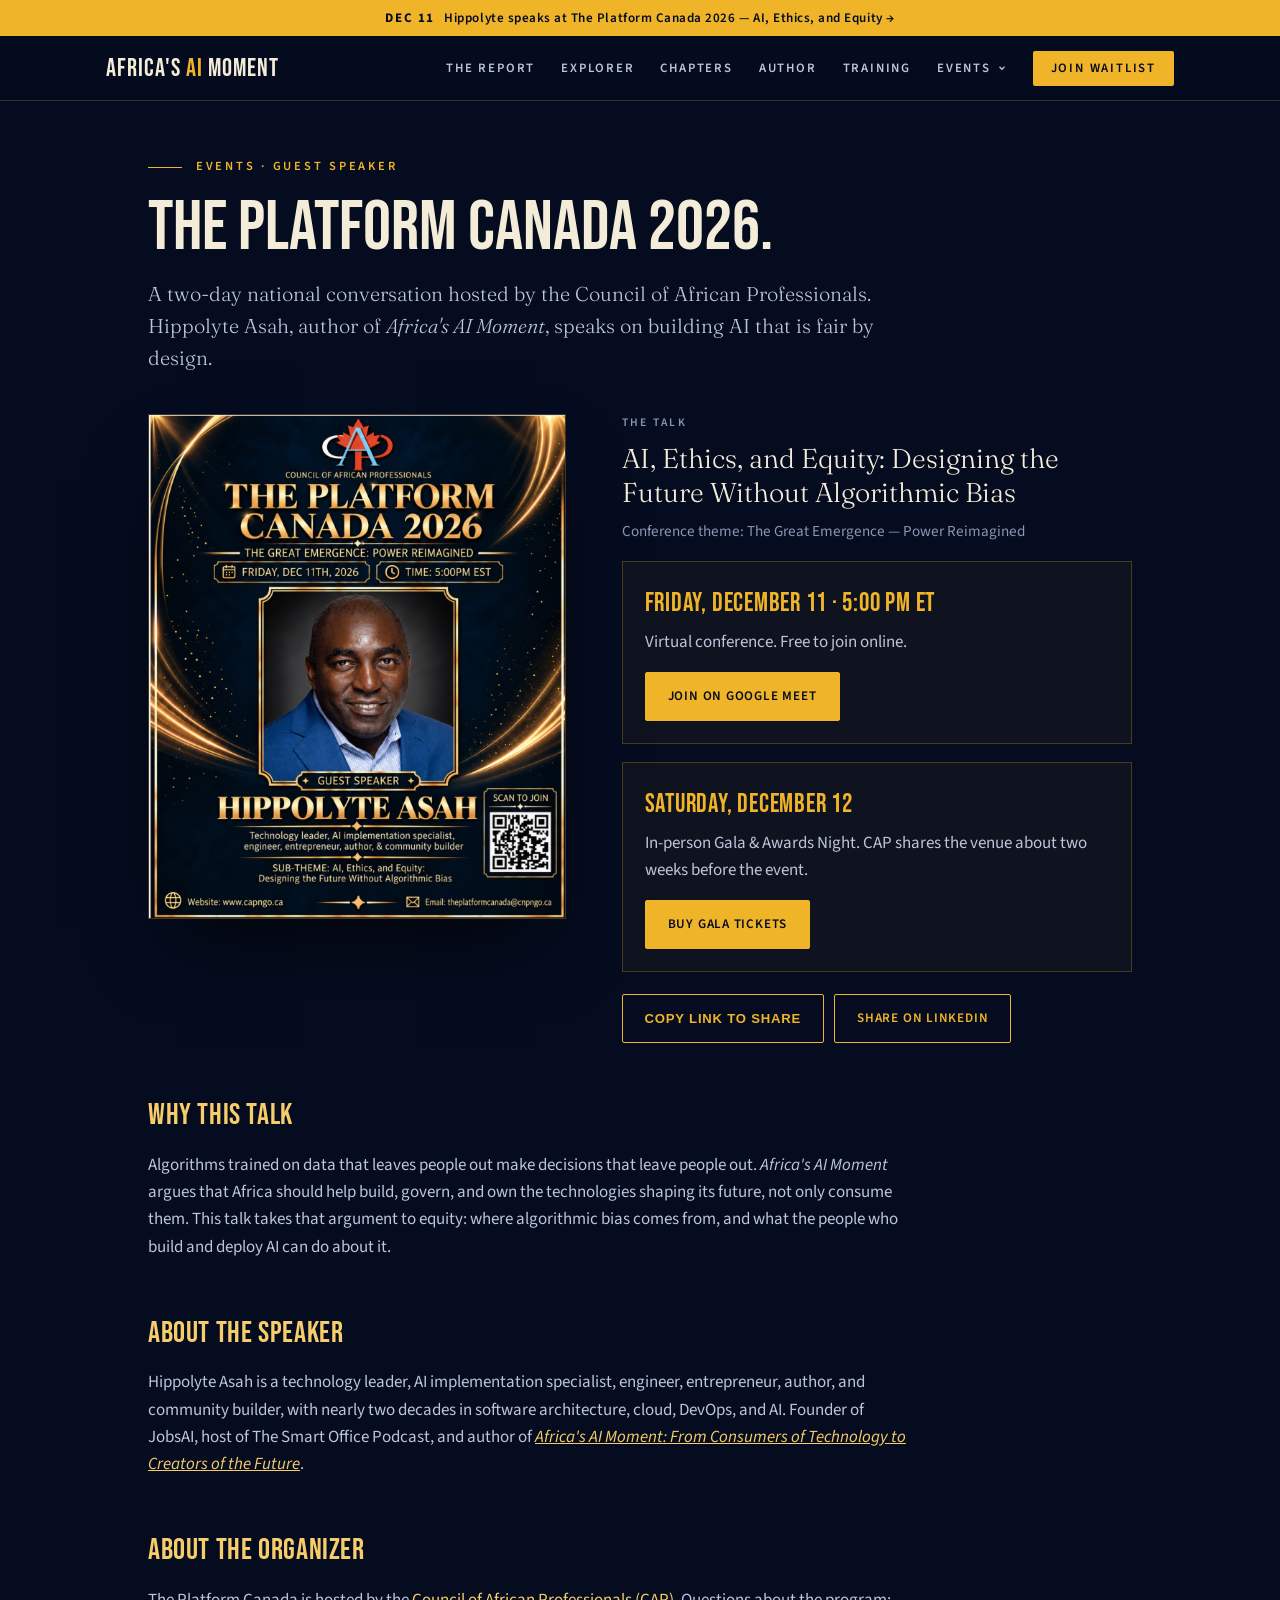
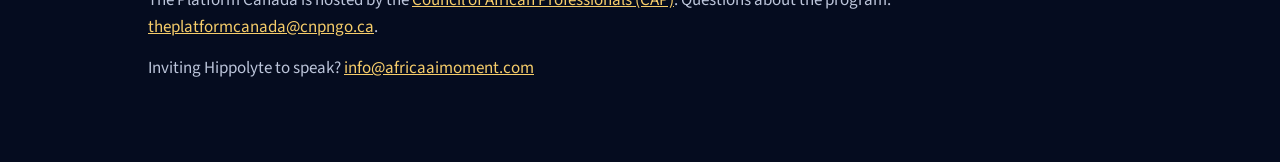
<file: events/the-platform-canada-2026.html>
<!DOCTYPE html>
<html lang="en">
<head>
<meta charset="utf-8">
<meta name="viewport" content="width=device-width, initial-scale=1">
<title>Hippolyte Asah at The Platform Canada 2026 — Africa's AI Moment</title>
<meta name="description" content="Hippolyte Asah is a guest speaker at The Platform Canada 2026, hosted by the Council of African Professionals: AI, Ethics, and Equity — Designing the Future Without Algorithmic Bias. Friday, December 11, 2026, 5 PM ET, online.">
<meta property="og:title" content="Hippolyte Asah at The Platform Canada 2026">
<meta property="og:description" content="AI, Ethics, and Equity: Designing the Future Without Algorithmic Bias. Friday, December 11, 2026 · 5 PM ET · online. Gala & Awards Night December 12.">
<meta property="og:image" content="https://africaaimoment.com/assets/events/the-platform-canada-2026.jpg">
<meta property="og:url" content="https://africaaimoment.com/events/the-platform-canada-2026">
<meta name="twitter:card" content="summary_large_image">
<link rel="icon" href="/favicon.ico" sizes="32x32 48x48">
<link rel="icon" type="image/png" sizes="32x32" href="/assets/favicon-32.png">
<link rel="apple-touch-icon" sizes="180x180" href="/assets/apple-touch-icon.png">
<meta name="theme-color" content="#050c1f">
<link rel="preconnect" href="https://fonts.googleapis.com">
<link rel="preconnect" href="https://fonts.gstatic.com" crossorigin>
<link href="https://fonts.googleapis.com/css2?family=Bebas+Neue&family=Fraunces:ital,opsz,wght@0,9..144,300;1,9..144,300&family=Source+Sans+3:wght@400;600&display=swap" rel="stylesheet">
<link rel="stylesheet" href="/assets/nav.css">
<style>
  :root{--navy:#050c1f;--navy-2:#0a1631;--gold:#f0b429;--gold-2:#f6cd6a;--ink:#f3ecd9;--muted:#bcc5da;--faint:#8a96b3;--line:rgba(240,180,41,.25)}
  *{box-sizing:border-box;margin:0;padding:0}
  body{font-family:'Source Sans 3','Helvetica Neue',Arial,sans-serif;background:var(--navy);color:var(--ink);font-size:17px;line-height:1.6}
  img{max-width:100%;height:auto;display:block}
  .wrap{max-width:1080px;margin:0 auto;padding:56px clamp(20px,5vw,48px) 80px}
  a{color:var(--gold-2)}
  .eyebrow{font-size:.78rem;letter-spacing:.22em;text-transform:uppercase;color:var(--gold);font-weight:600;display:flex;gap:14px;align-items:center}
  .eyebrow::before{content:"";width:34px;height:1px;background:var(--gold)}
  h1{font-family:'Bebas Neue',Impact,sans-serif;font-weight:400;font-size:clamp(2.6rem,6vw,4.4rem);line-height:.95;margin:18px 0 16px}
  .lead{font-family:'Fraunces',Georgia,serif;font-weight:300;font-size:1.25rem;color:var(--muted);max-width:740px;margin-bottom:40px}
  h2{font-family:'Bebas Neue',Impact,sans-serif;font-weight:400;font-size:1.9rem;letter-spacing:.02em;margin:48px 0 12px;color:var(--gold-2)}
  p{color:var(--muted);max-width:760px}
  .btn{display:inline-flex;align-items:center;justify-content:center;padding:13px 22px;font-weight:600;letter-spacing:.06em;text-transform:uppercase;font-size:.82rem;text-decoration:none;border:1.5px solid var(--gold);border-radius:2px;background:var(--gold);color:var(--navy);transition:background .2s,transform .2s}
  .btn:hover{background:var(--gold-2);transform:translateY(-2px)}
  .btn.ghost{background:transparent;color:var(--gold)}
  .btn.ghost:hover{background:rgba(240,180,41,.1)}

  .grid{display:grid;grid-template-columns:.9fr 1.1fr;gap:clamp(28px,5vw,56px);align-items:start}
  .flyer{border:1px solid var(--line);box-shadow:0 40px 80px -30px rgba(0,0,0,.8)}
  .talk-label{font-size:.72rem;letter-spacing:.2em;text-transform:uppercase;color:var(--faint);font-weight:600}
  .talk{font-family:'Fraunces',Georgia,serif;font-weight:300;font-size:1.7rem;line-height:1.25;color:var(--ink);margin:8px 0 10px}
  .theme{font-size:.95rem;color:var(--faint)}
  .day{border:1px solid var(--line);background:rgba(240,180,41,.04);padding:22px;margin-top:18px}
  .day .when{font-family:'Bebas Neue',Impact,sans-serif;font-size:1.6rem;letter-spacing:.03em;color:var(--gold)}
  .day p{margin:4px 0 16px}
  .share{display:flex;gap:10px;flex-wrap:wrap;margin-top:22px}
  @media(max-width:820px){.grid{grid-template-columns:1fr}.flyer{max-width:460px}}
</style>
<script type="application/ld+json">
{"@context":"https://schema.org","@type":"Event","name":"The Platform Canada 2026","description":"The Great Emergence: Power Reimagined. Hippolyte Asah speaks on AI, Ethics, and Equity: Designing the Future Without Algorithmic Bias.","startDate":"2026-12-11T17:00:00-05:00","endDate":"2026-12-12","eventAttendanceMode":"https://schema.org/MixedEventAttendanceMode","eventStatus":"https://schema.org/EventScheduled","location":{"@type":"VirtualLocation","url":"https://meet.google.com/ywc-thxb-bmz"},"image":["https://africaaimoment.com/assets/events/the-platform-canada-2026.jpg"],"organizer":{"@type":"Organization","name":"Council of African Professionals (CAP)","url":"https://www.capngo.ca"},"performer":{"@type":"Person","name":"Hippolyte Asah","url":"https://africaaimoment.com/#author"},"offers":{"@type":"Offer","url":"https://www.zeffy.com/en-CA/ticketing/the-platform-canada--2026","availability":"https://schema.org/InStock"}}
</script>
</head>
<body>
<a class="announce" href="/events/the-platform-canada-2026"><b>Dec 11</b> Hippolyte speaks at The Platform Canada 2026 — AI, Ethics, and Equity →</a>
<header class="topnav">
  <div class="in">
    <a class="brand" href="/">Africa's <span>AI</span> Moment</a>
    <button class="burger" type="button" aria-label="Menu" aria-expanded="false"><svg width="24" height="24" viewBox="0 0 24 24" fill="none" stroke="currentColor" stroke-width="2" stroke-linecap="round"><path d="M3 6h18M3 12h18M3 18h18"/></svg></button>
    <ul class="links">
      <li><a href="/#report">The Report</a></li>
      <li><a href="/#readiness">Explorer</a></li>
      <li><a href="/#chapters">Chapters</a></li>
      <li><a href="/#author">Author</a></li>
      <li><a href="/training">Training</a></li>
      <li class="dd">
        <button type="button" aria-haspopup="true" aria-expanded="false">Events <svg class="caret" viewBox="0 0 24 24" fill="none" stroke="currentColor" stroke-width="3"><path d="m6 9 6 6 6-6"/></svg></button>
        <div class="menu"><ul>
          <li><a href="/events/the-platform-canada-2026"><span class="t">The Platform Canada 2026</span><span class="s">Guest speaker · Fri, Dec 11 · 5 PM ET</span></a></li>
          <li><a class="all" href="/events">All events</a></li>
        </ul></div>
      </li>
      <li><a class="cta" href="/#signup">Join Waitlist</a></li>
    </ul>
  </div>
</header>
<main class="wrap">
  <div class="eyebrow">Events · Guest speaker</div>
  <h1>The Platform Canada 2026.</h1>
  <p class="lead">A two-day national conversation hosted by the Council of African Professionals. Hippolyte Asah, author of <em>Africa's AI Moment</em>, speaks on building AI that is fair by design.</p>

  <div class="grid">
    <img class="flyer" src="/assets/events/the-platform-canada-2026.jpg" alt="Speaker flyer: Hippolyte Asah, guest speaker at The Platform Canada 2026, Friday December 11, 5 PM EST" width="1157" height="1400">
    <div>
      <div class="talk-label">The talk</div>
      <div class="talk">AI, Ethics, and Equity: Designing the Future Without Algorithmic Bias</div>
      <div class="theme">Conference theme: The Great Emergence — Power Reimagined</div>

      <div class="day">
        <div class="when">Friday, December 11 · 5:00 PM ET</div>
        <p>Virtual conference. Free to join online.</p>
        <a class="btn" href="https://meet.google.com/ywc-thxb-bmz" target="_blank" rel="noopener">Join on Google Meet</a>
      </div>
      <div class="day">
        <div class="when">Saturday, December 12</div>
        <p>In-person Gala &amp; Awards Night. CAP shares the venue about two weeks before the event.</p>
        <a class="btn" href="https://www.zeffy.com/en-CA/ticketing/the-platform-canada--2026" target="_blank" rel="noopener">Buy gala tickets</a>
      </div>

      <div class="share">
        <button class="btn ghost" type="button" data-copy>Copy link to share</button>
        <a class="btn ghost" href="https://www.linkedin.com/sharing/share-offsite/?url=https%3A%2F%2Fafricaaimoment.com%2Fevents%2Fthe-platform-canada-2026" target="_blank" rel="noopener">Share on LinkedIn</a>
      </div>
    </div>
  </div>

  <h2>Why this talk</h2>
  <p>Algorithms trained on data that leaves people out make decisions that leave people out. <em>Africa's AI Moment</em> argues that Africa should help build, govern, and own the technologies shaping its future, not only consume them. This talk takes that argument to equity: where algorithmic bias comes from, and what the people who build and deploy AI can do about it.</p>

  <h2>About the speaker</h2>
  <p>Hippolyte Asah is a technology leader, AI implementation specialist, engineer, entrepreneur, author, and community builder, with nearly two decades in software architecture, cloud, DevOps, and AI. Founder of JobsAI, host of The Smart Office Podcast, and author of <a href="/"><em>Africa's AI Moment: From Consumers of Technology to Creators of the Future</em></a>.</p>

  <h2>About the organizer</h2>
  <p>The Platform Canada is hosted by the <a href="https://www.capngo.ca" target="_blank" rel="noopener">Council of African Professionals (CAP)</a>. Questions about the program: <a href="mailto:theplatformcanada@cnpngo.ca">theplatformcanada@cnpngo.ca</a>.</p>
  <p style="margin-top:14px">Inviting Hippolyte to speak? <a href="mailto:info@africaaimoment.com?subject=Speaking%20inquiry">info@africaaimoment.com</a></p>
</main>
<script src="/assets/nav.js"></script>
<script>
  document.querySelector('[data-copy]').addEventListener('click', function (e) {
    navigator.clipboard.writeText(location.href.split('#')[0]).then(function () { e.target.textContent = 'Link copied'; });
  });
</script>
</body>
</html>
</file>
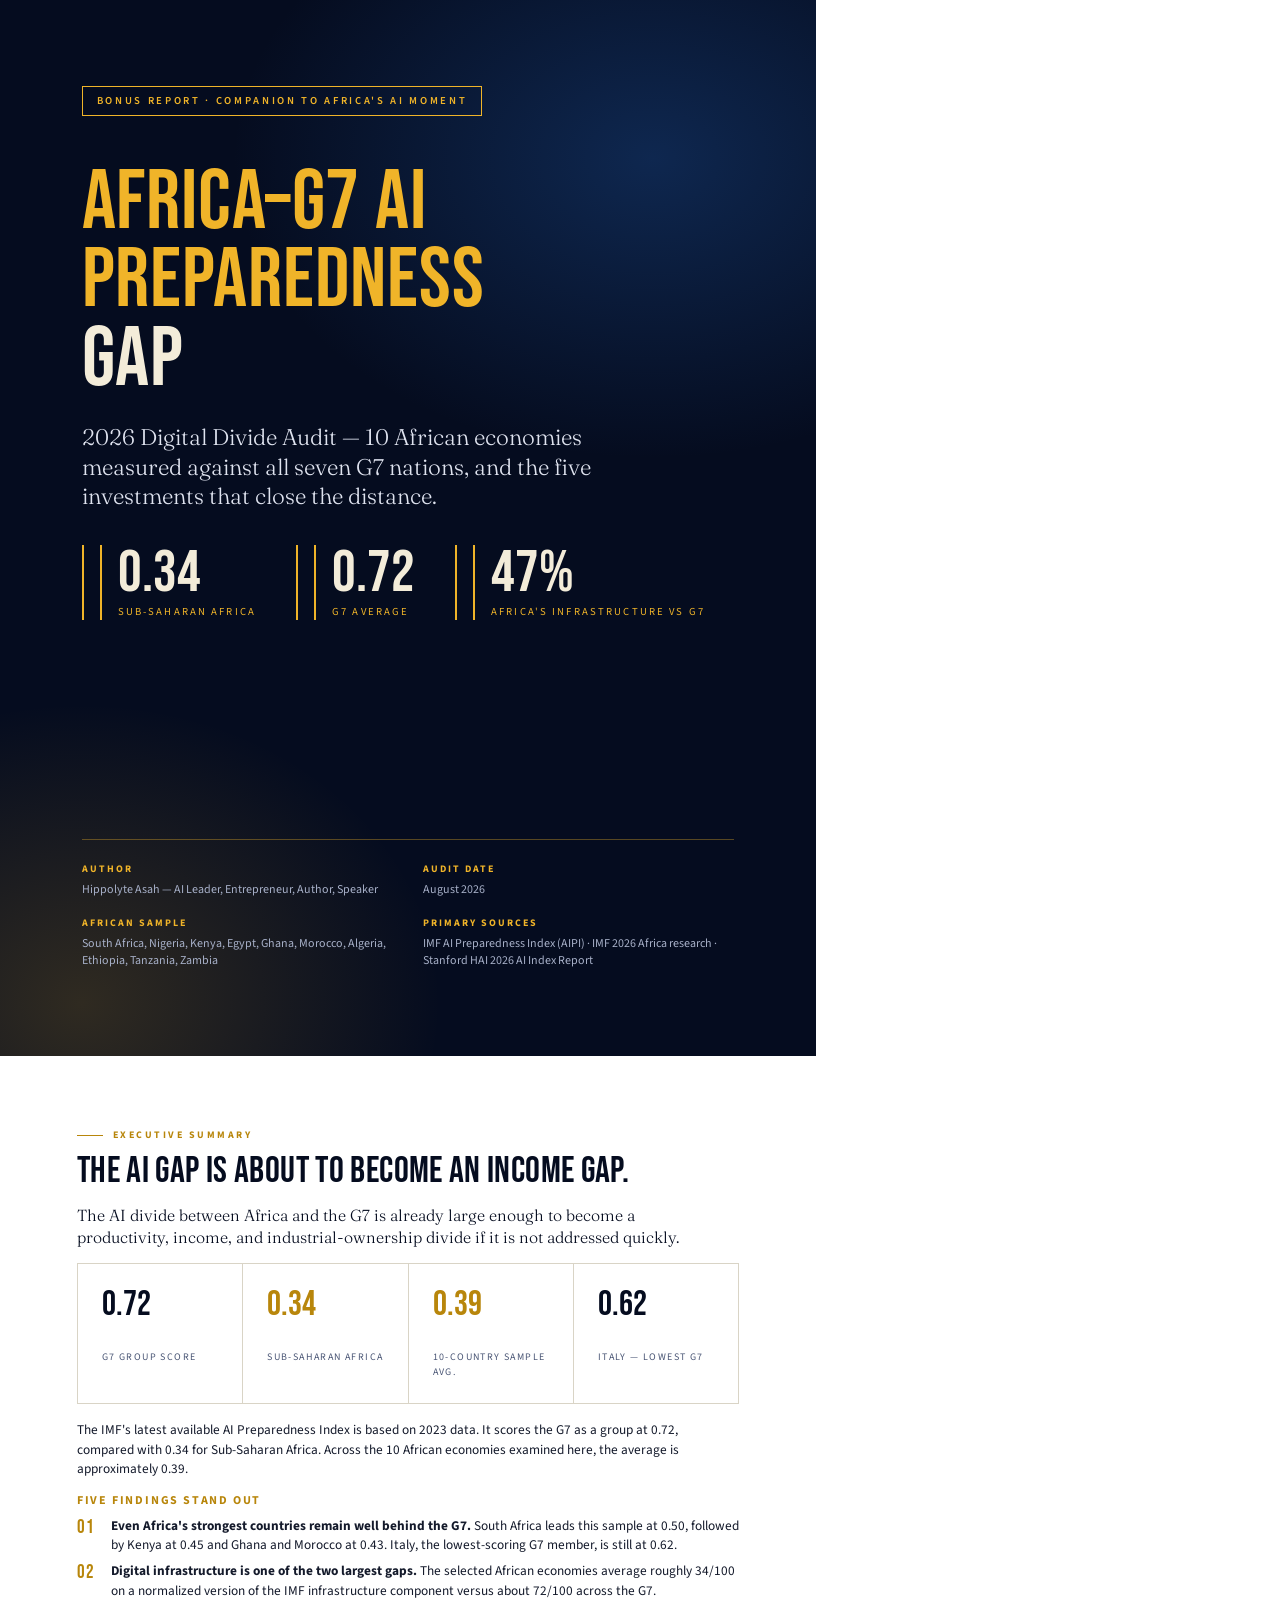
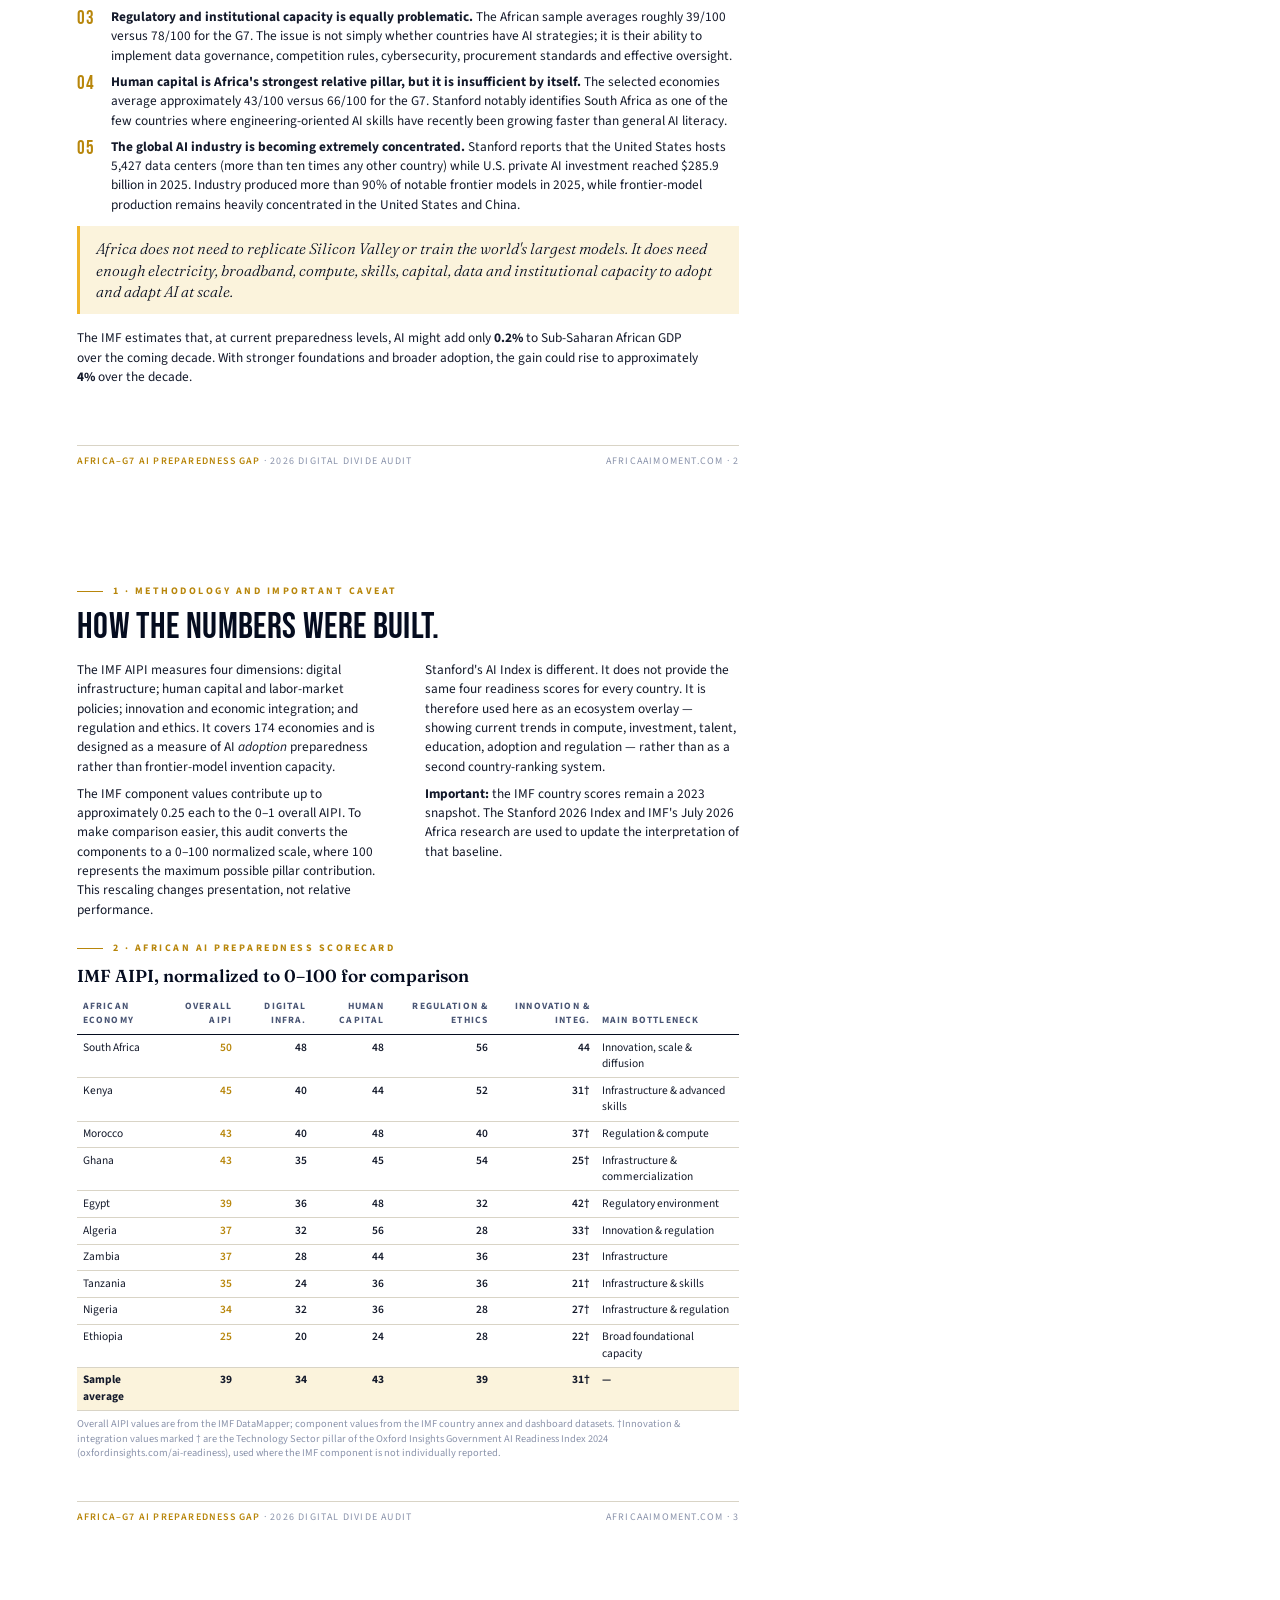
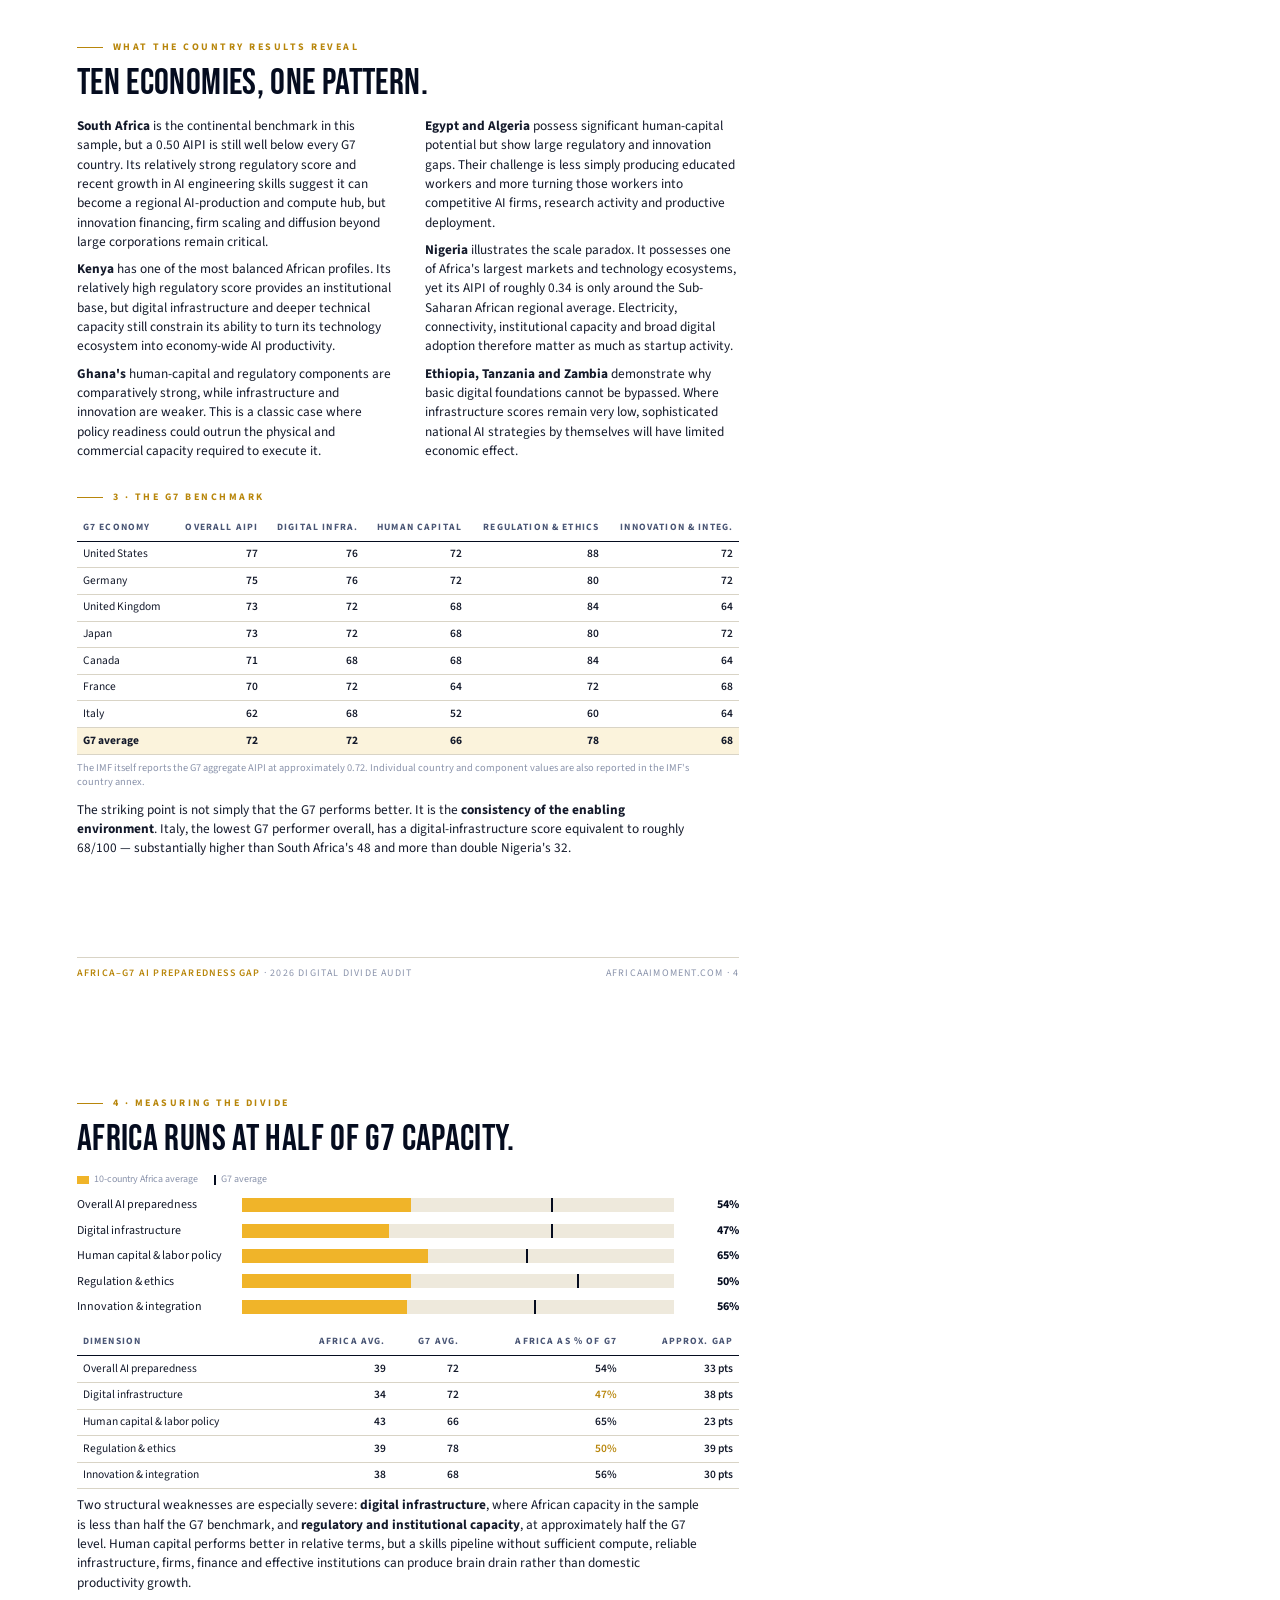
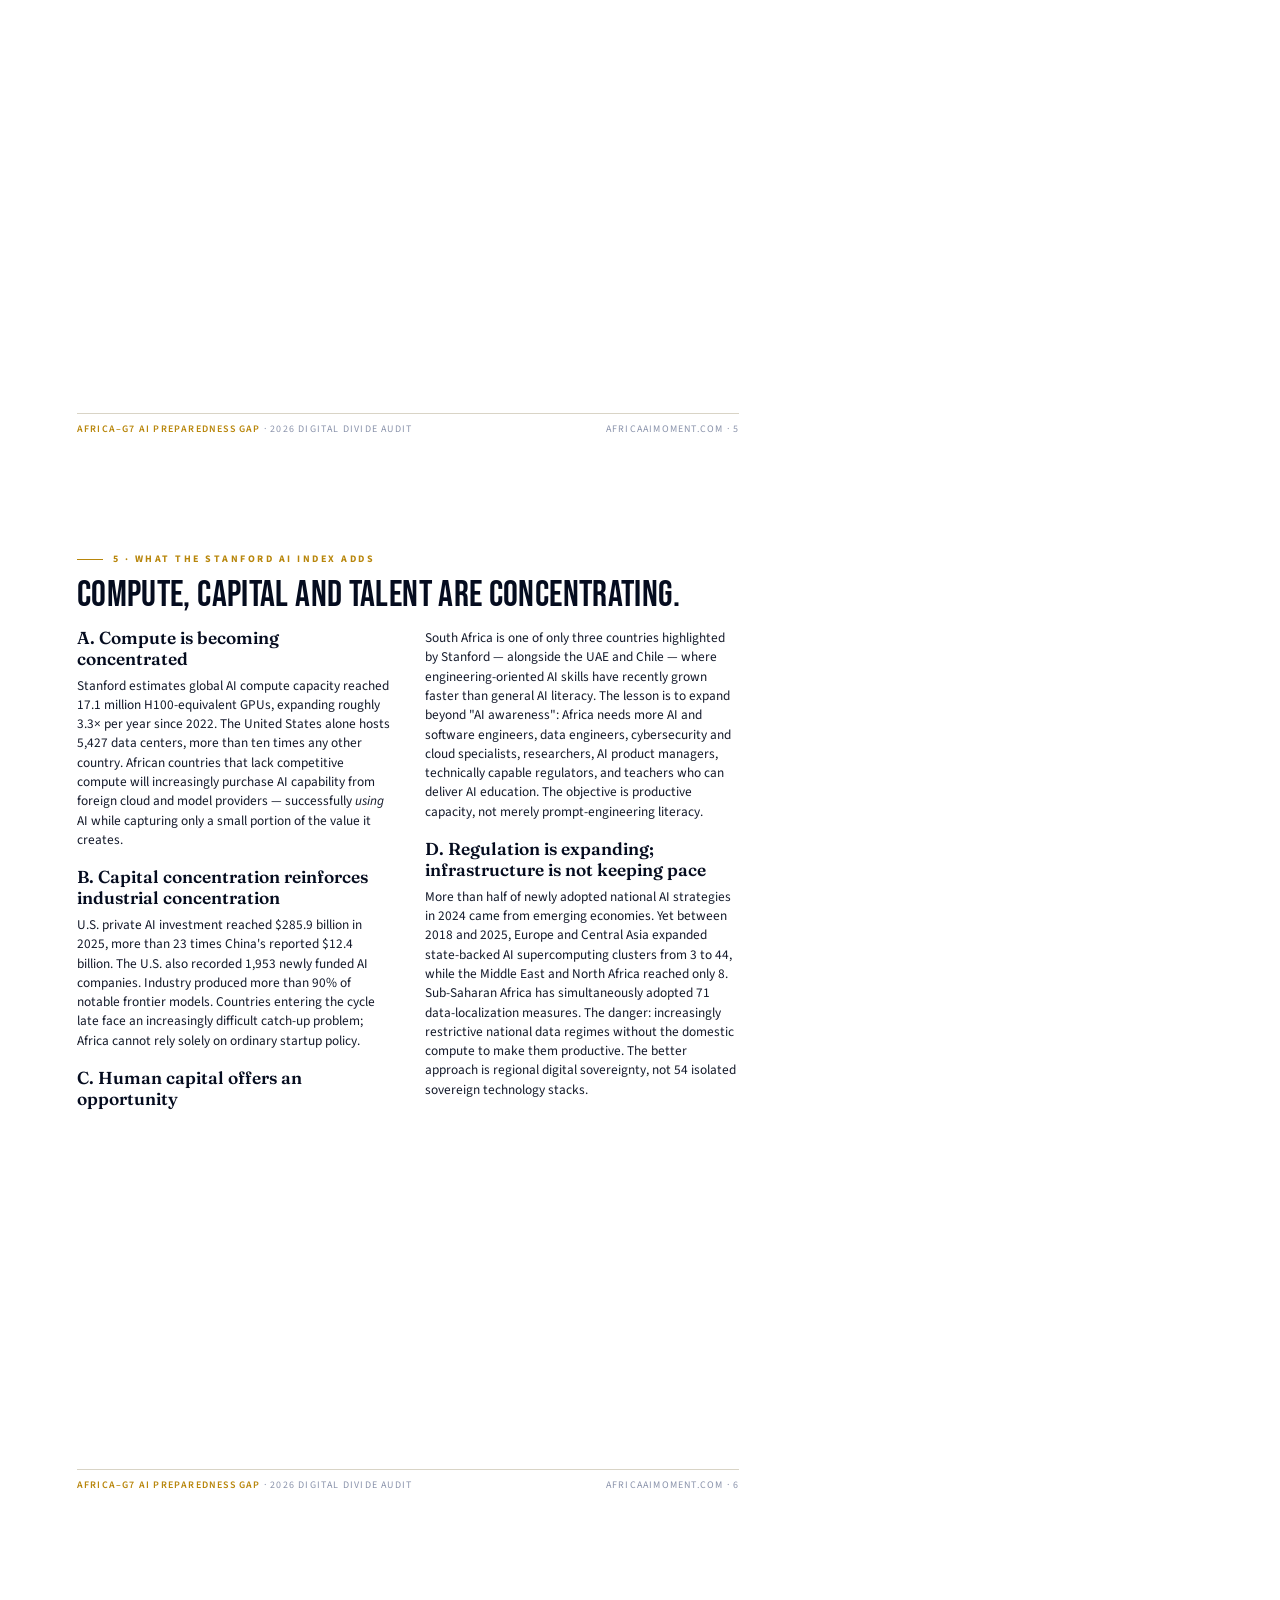
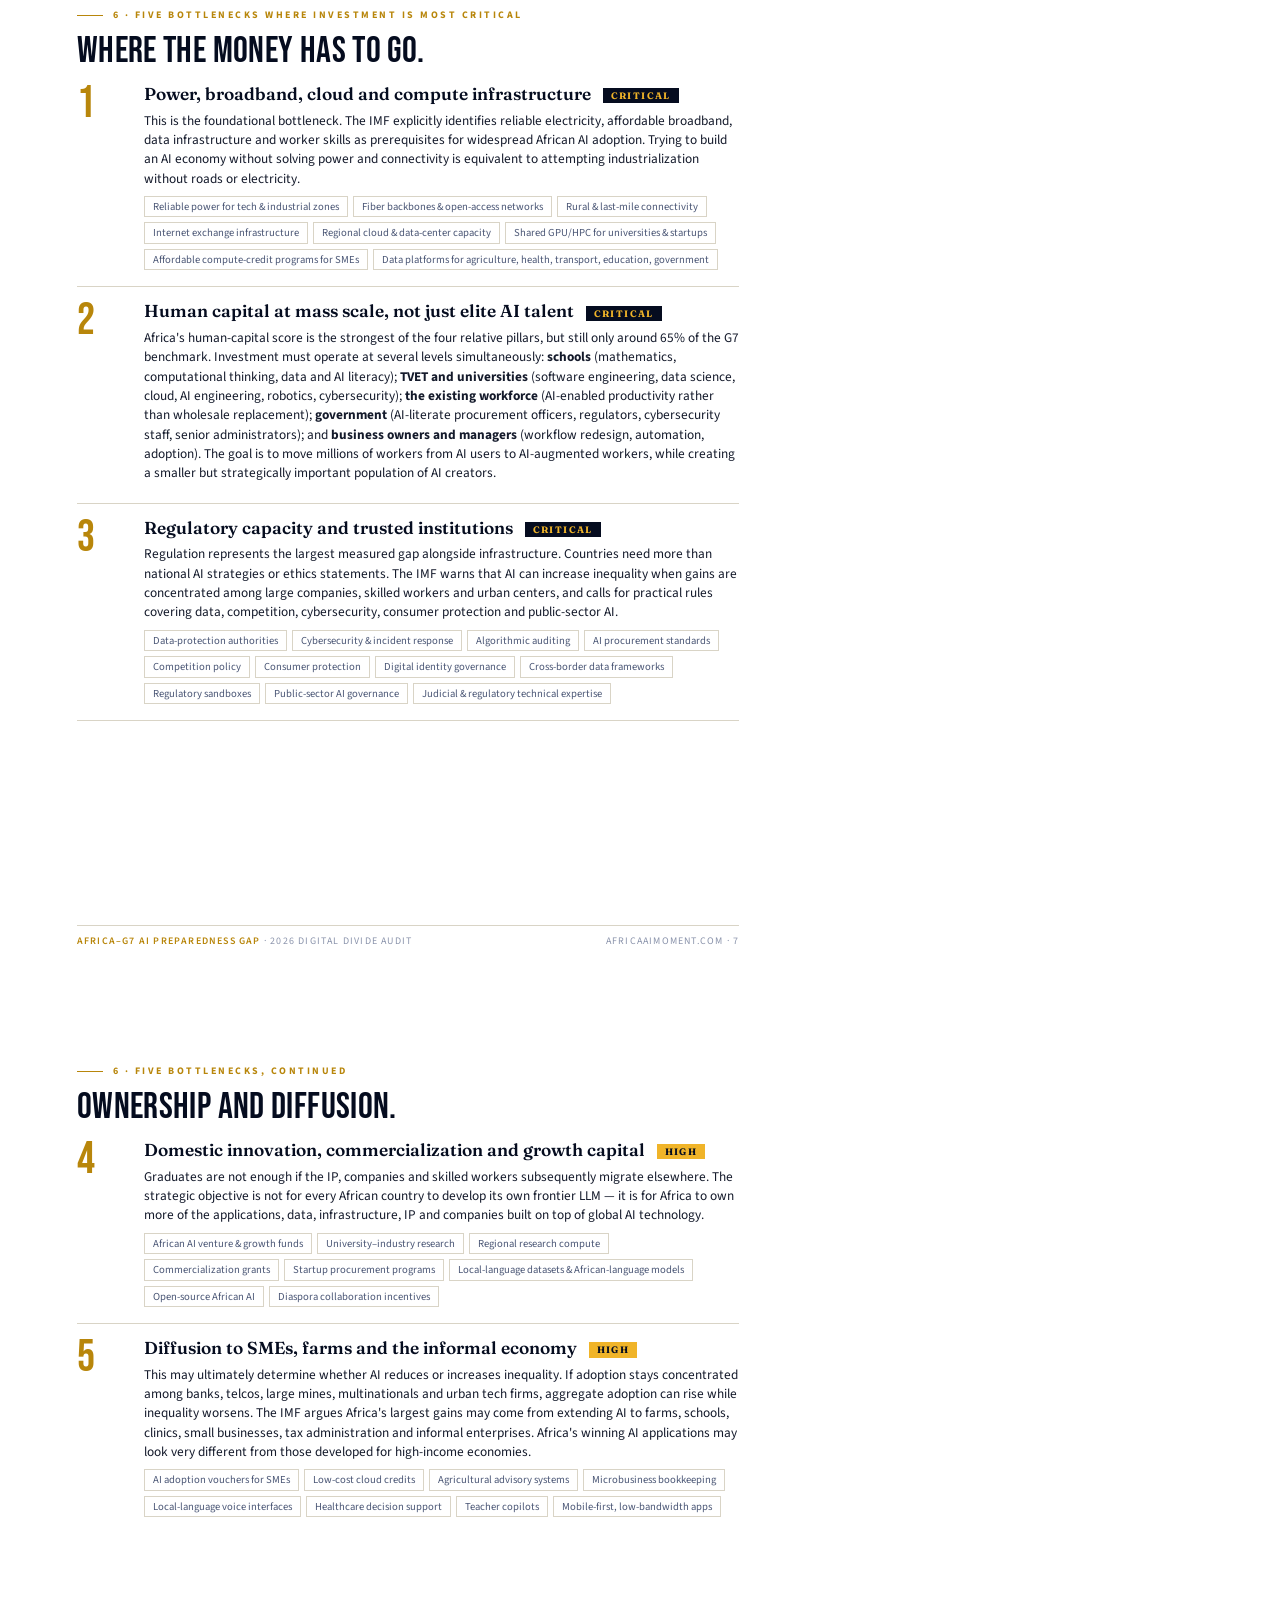
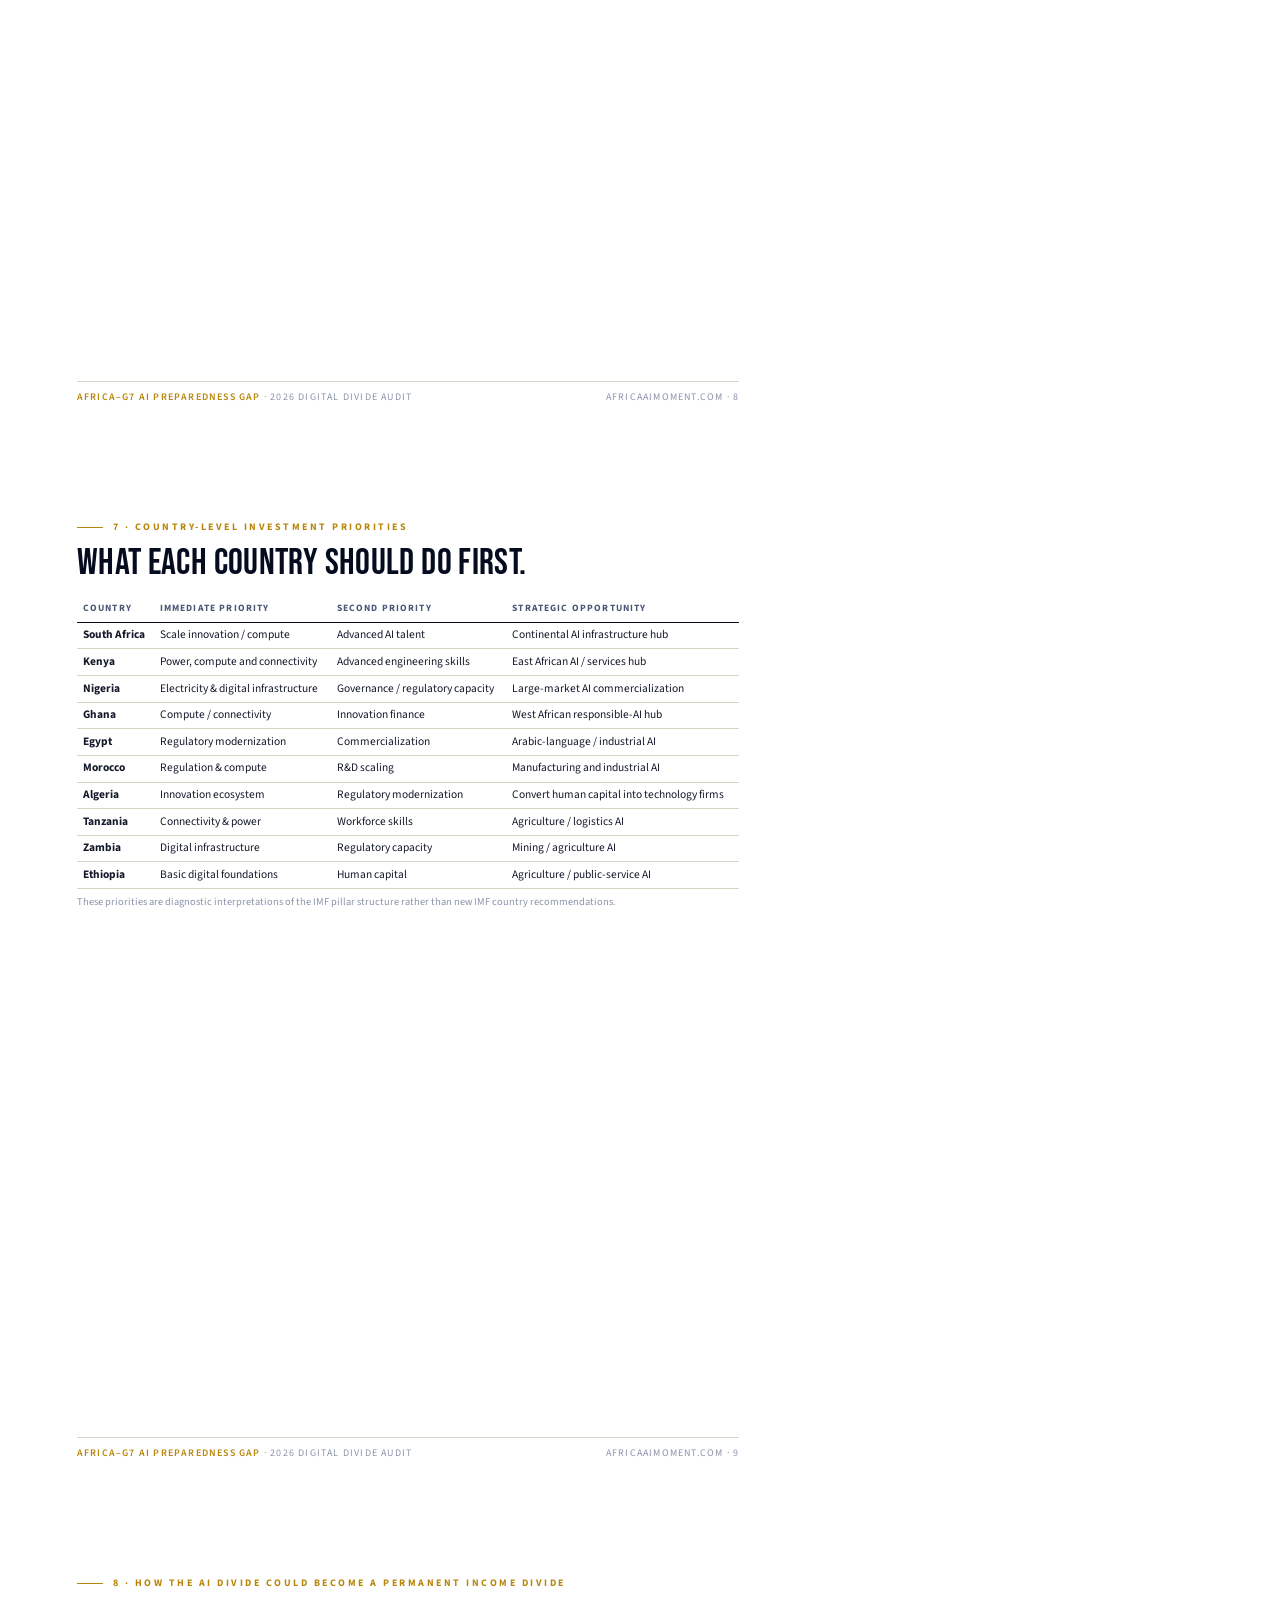
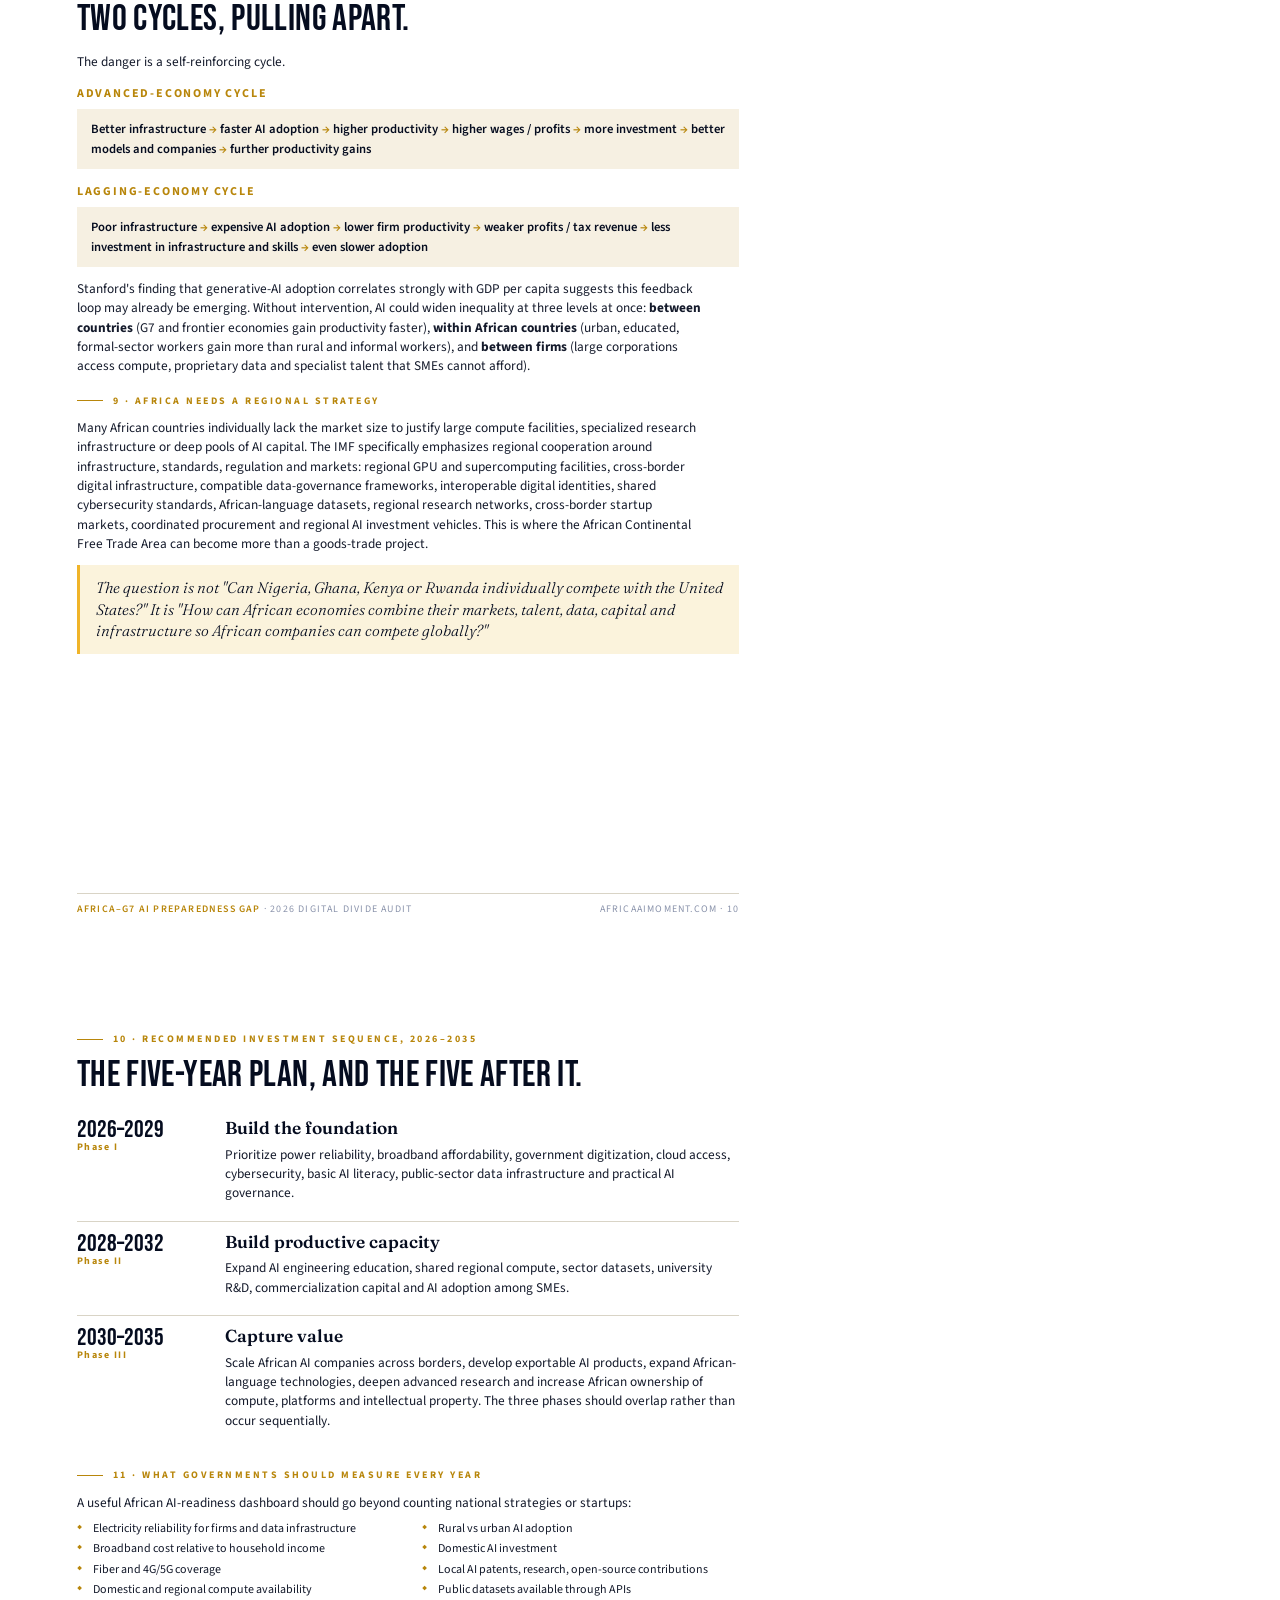
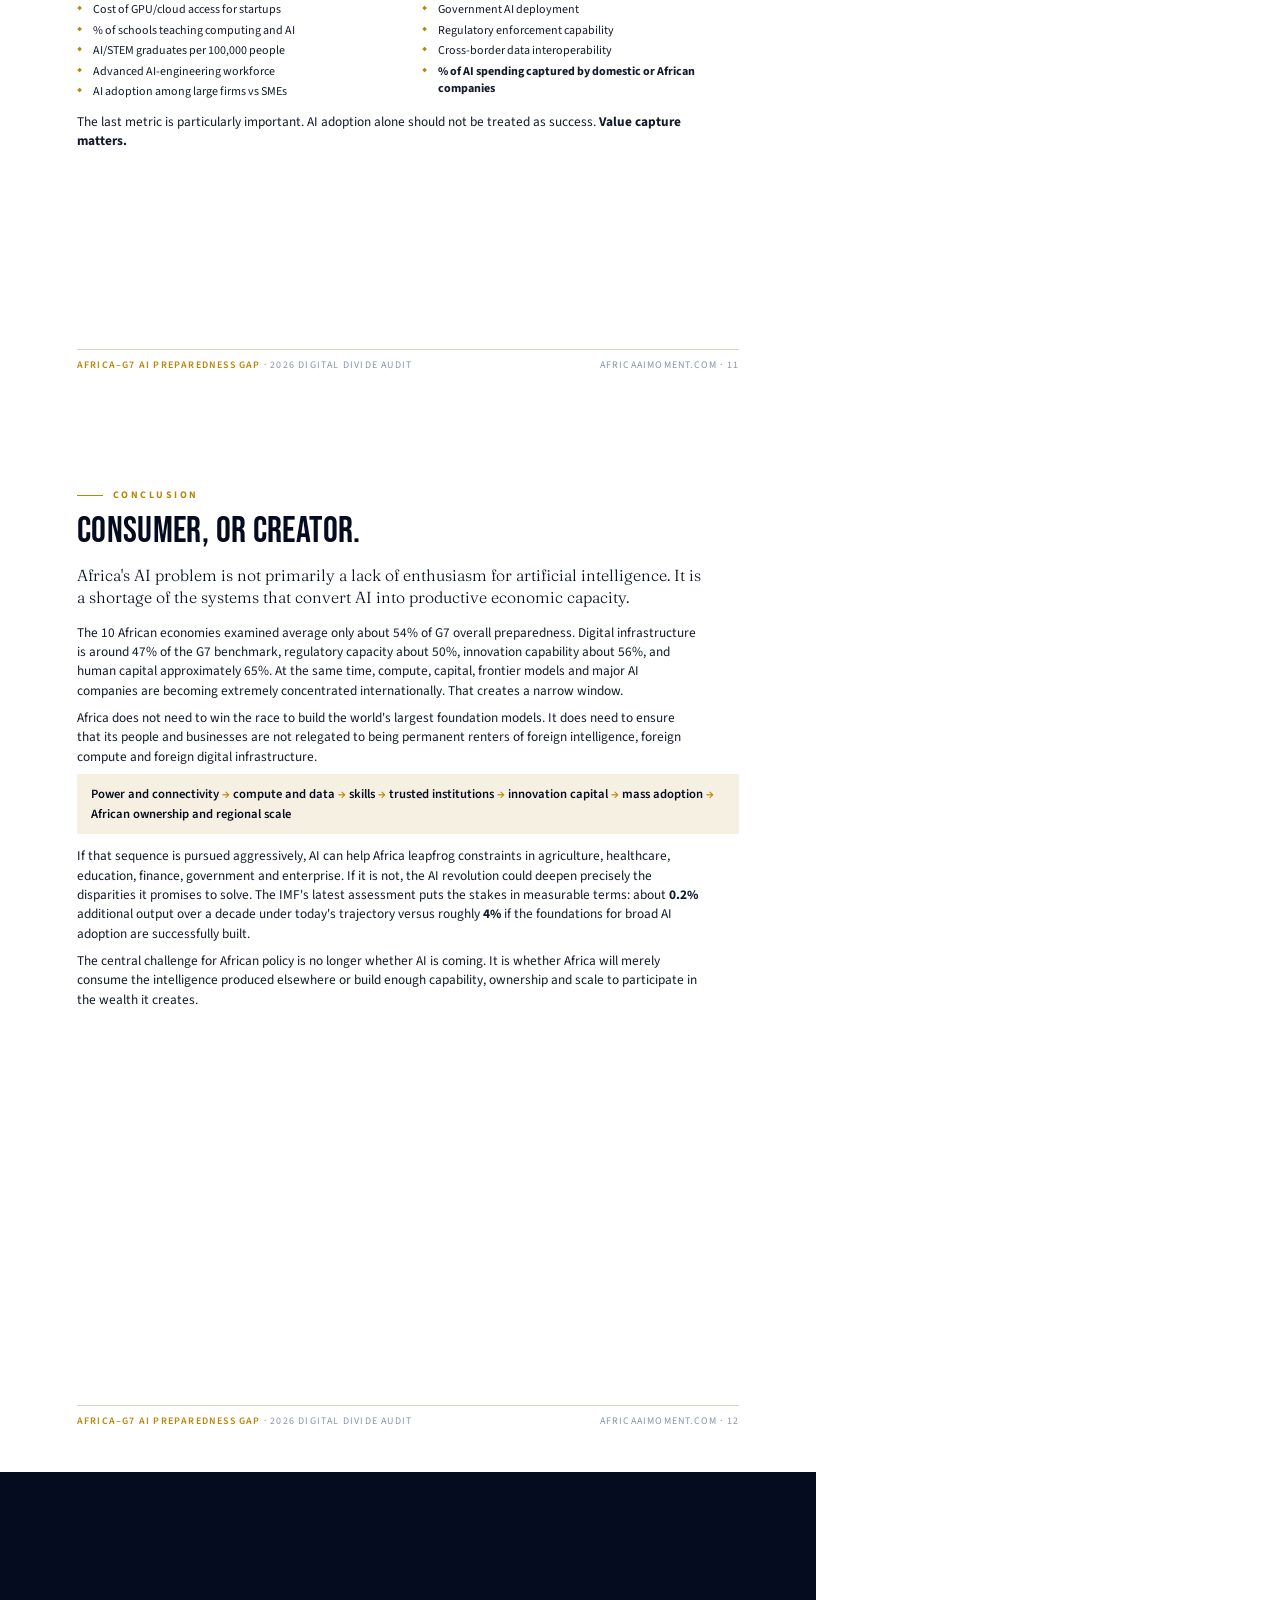
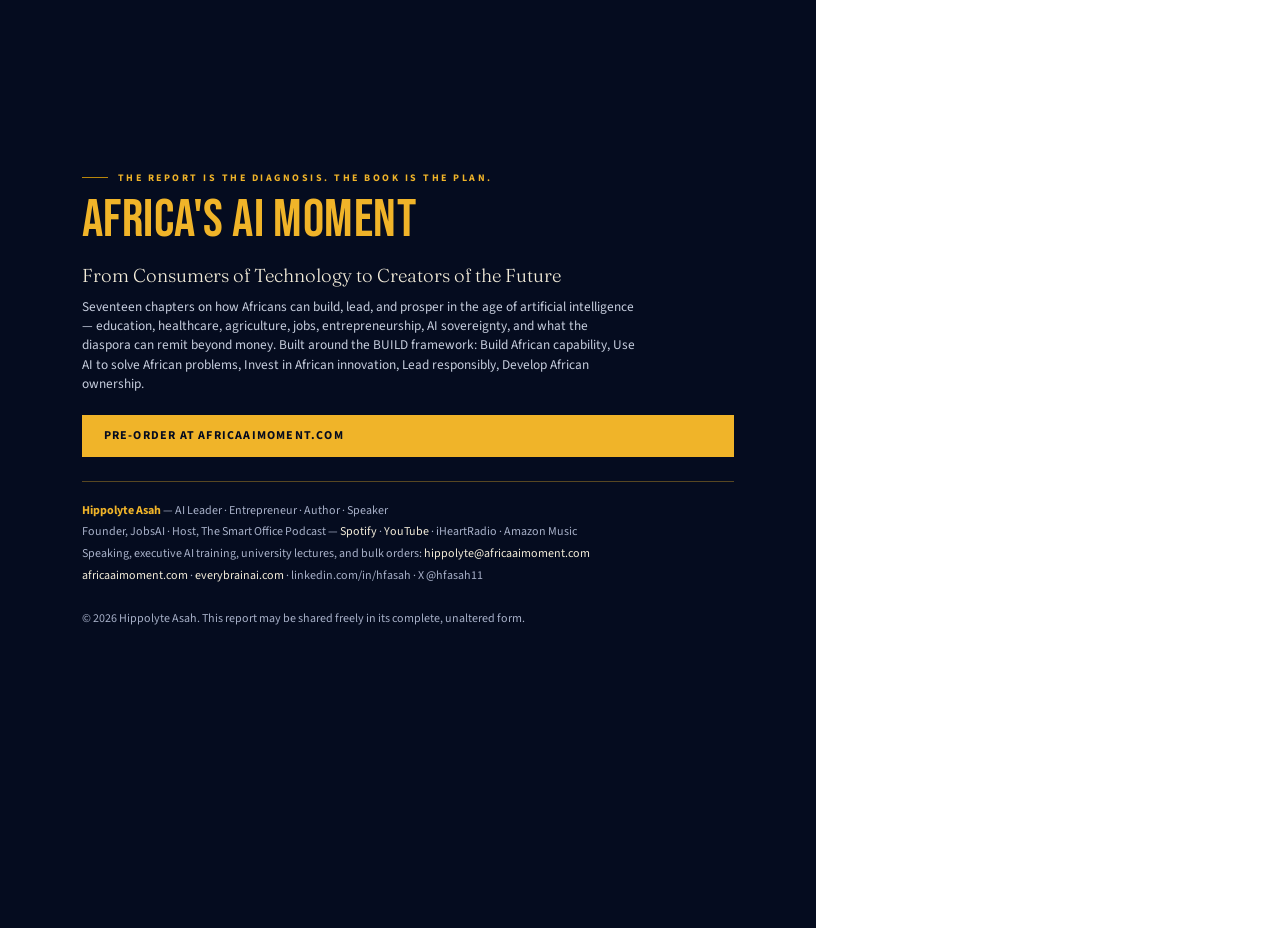
<file: report/bonus-report.html>
<!DOCTYPE html>
<html lang="en">
<head>
<meta charset="utf-8">
<title>Africa–G7 AI Preparedness Gap: 2026 Digital Divide Audit</title>
<link href="https://fonts.googleapis.com/css2?family=Bebas+Neue&family=Fraunces:ital,opsz,wght@0,9..144,300;0,9..144,600;1,9..144,300&family=Source+Sans+3:wght@400;600;700&display=swap" rel="stylesheet">
<style>
  @page{size:Letter;margin:0}
  :root{--navy:#050c1f;--navy-2:#0a1631;--gold:#f0b429;--gold-dim:#b8860b;--ink:#141a2b;--muted:#4a5675;--faint:#8a93ab;--rule:#d9d4c6;--cream:#f6f0e2;--gold-tint:#fbf3dc}
  *{box-sizing:border-box;margin:0;padding:0}
  html,body{background:#fff}
  body{font-family:'Source Sans 3','Helvetica Neue',Arial,sans-serif;color:var(--ink);font-size:10pt;line-height:1.45;-webkit-print-color-adjust:exact;print-color-adjust:exact}
  .page{width:8.5in;min-height:11in;padding:.75in .8in .9in;position:relative;page-break-after:always;break-after:page}
  .page:last-child{page-break-after:auto}
  .display{font-family:'Bebas Neue',Impact,sans-serif;font-weight:400;letter-spacing:.01em}
  .serif{font-family:'Fraunces',Georgia,serif}
  /* running footer */
  .foot{position:absolute;left:.8in;right:.8in;bottom:.45in;display:flex;justify-content:space-between;font-size:7.5pt;letter-spacing:.12em;text-transform:uppercase;color:var(--faint);border-top:1px solid var(--rule);padding-top:8px}
  .foot b{color:var(--gold-dim);font-weight:600}
  /* cover */
  .cover{background:radial-gradient(700px 500px at 80% 15%,rgba(32,90,170,.35),transparent 60%),radial-gradient(600px 500px at 10% 95%,rgba(240,180,41,.18),transparent 60%),var(--navy);color:#f3ecd9;display:flex;flex-direction:column;justify-content:space-between;padding:.9in .85in}
  .cover .tag{display:inline-block;border:1px solid var(--gold);color:var(--gold);padding:6px 14px;font-size:8pt;letter-spacing:.25em;text-transform:uppercase;font-weight:600}
  .cover h1{font-size:64pt;line-height:.92;color:var(--gold);margin:.5in 0 .25in;max-width:6in}
  .cover h1 span{color:#f3ecd9}
  .cover .sub{font-family:'Fraunces',Georgia,serif;font-weight:300;font-size:17pt;line-height:1.3;max-width:5.6in;color:#dfe3ef}
  .cover .meta{display:grid;grid-template-columns:1fr 1fr;gap:18px 30px;border-top:1px solid rgba(240,180,41,.35);padding-top:22px;font-size:9pt;color:#a7b0c8}
  .cover .meta b{display:block;color:var(--gold);font-size:7.5pt;letter-spacing:.2em;text-transform:uppercase;margin-bottom:4px}
  .cover .big{display:flex;gap:40px;margin:.35in 0}
  .cover .big div{border-left:2px solid var(--gold);padding-left:16px}
  .cover .big .n{font-family:'Bebas Neue',Impact,sans-serif;font-size:44pt;line-height:1;color:#f3ecd9}
  .cover .big .l{font-size:8pt;letter-spacing:.2em;text-transform:uppercase;color:var(--gold)}
  /* headings */
  .eyebrow{font-size:7.5pt;letter-spacing:.25em;text-transform:uppercase;color:var(--gold-dim);font-weight:700;display:flex;align-items:center;gap:10px;margin-bottom:10px}
  .eyebrow::before{content:"";width:26px;height:1px;background:var(--gold-dim)}
  h2{font-family:'Bebas Neue',Impact,sans-serif;font-weight:400;font-size:28pt;line-height:.95;color:var(--navy);margin-bottom:16px;letter-spacing:.01em}
  h3{font-family:'Fraunces',Georgia,serif;font-weight:600;font-size:13pt;color:var(--navy);margin:18px 0 6px;line-height:1.2}
  h4{font-size:9pt;letter-spacing:.15em;text-transform:uppercase;color:var(--gold-dim);margin:14px 0 6px;font-weight:700}
  p{margin-bottom:8px;max-width:6.5in}
  .lead{font-family:'Fraunces',Georgia,serif;font-weight:300;font-size:12pt;line-height:1.4;color:var(--navy);margin-bottom:14px}
  .two{column-count:2;column-gap:.35in}
  .two p,.two li{break-inside:avoid}
  ul{padding-left:0;list-style:none;margin-bottom:10px}
  li{padding-left:16px;position:relative;margin-bottom:5px}
  li::before{content:"◆";position:absolute;left:0;top:1px;color:var(--gold-dim);font-size:6.5pt}
  ol{padding-left:0;list-style:none;counter-reset:f}
  ol li{counter-increment:f;padding-left:34px;margin-bottom:7px}
  ol li::before{content:"0" counter(f);font-family:'Bebas Neue',Impact,sans-serif;font-size:14pt;color:var(--gold-dim);position:absolute;left:0;top:-2px;letter-spacing:.05em}
  .callout{background:var(--gold-tint);border-left:3px solid var(--gold);padding:12px 16px;margin:12px 0 14px;font-family:'Fraunces',Georgia,serif;font-style:italic;font-weight:300;font-size:11.5pt;line-height:1.4;color:var(--navy)}
  .warn{background:#0a1631;color:#f3ecd9;padding:14px 18px;margin:12px 0}
  .warn b{color:var(--gold)}
  .chain{font-family:'Source Sans 3',sans-serif;font-weight:600;font-size:9.5pt;color:var(--navy);background:var(--cream);padding:10px 14px;margin:6px 0 12px;line-height:1.6}
  .chain span{color:var(--gold-dim)}
  /* tables */
  table{width:100%;border-collapse:collapse;font-size:8.6pt;margin:8px 0 6px;font-variant-numeric:tabular-nums}
  th{text-align:left;font-size:7.2pt;letter-spacing:.12em;text-transform:uppercase;color:var(--muted);font-weight:700;padding:6px 6px;border-bottom:1.5px solid var(--navy);vertical-align:bottom}
  td{padding:4.5px 6px;border-bottom:1px solid var(--rule);vertical-align:top}
  td.n,th.n{text-align:right}
  td.n{font-weight:600}
  tr.avg td{background:var(--gold-tint);font-weight:700;border-top:1.5px solid var(--navy)}
  td.hi{color:var(--gold-dim)}
  .note{font-size:7.8pt;color:var(--faint);line-height:1.4;margin:4px 0 10px}
  /* stat strip */
  .strip{display:grid;grid-template-columns:repeat(4,1fr);gap:1px;background:var(--rule);border:1px solid var(--rule);margin:8px 0 16px}
  .strip div{background:#fff;padding:12px 12px}
  .strip .n{font-family:'Bebas Neue',Impact,sans-serif;font-size:26pt;line-height:1;color:var(--navy)}
  .strip .n.g{color:var(--gold-dim)}
  .strip .l{font-size:7.5pt;letter-spacing:.14em;text-transform:uppercase;color:var(--muted);margin-top:4px}
  /* gap bars */
  .gaps{margin:10px 0 14px}
  .gap{display:grid;grid-template-columns:1.6in 1fr .55in;gap:12px;align-items:center;margin-bottom:8px;font-size:9pt}
  .gap .bar{height:14px;background:#eee9dc;position:relative}
  .gap .bar i{position:absolute;left:0;top:0;bottom:0;background:var(--gold)}
  .gap .bar b{position:absolute;left:0;top:0;bottom:0;border-right:2px solid var(--navy);width:var(--g7)}
  .gap .pct{font-weight:700;text-align:right;color:var(--navy)}
  .legend{font-size:7.5pt;color:var(--faint);display:flex;gap:16px;margin-bottom:10px}
  .legend i{display:inline-block;width:12px;height:8px;background:var(--gold);margin-right:5px;vertical-align:middle}
  .legend b{display:inline-block;width:2px;height:10px;background:var(--navy);margin-right:5px;vertical-align:middle}
  /* priorities */
  .pri{display:grid;grid-template-columns:.55in 1fr;gap:14px;margin-bottom:14px;padding-bottom:12px;border-bottom:1px solid var(--rule)}
  .pri .k{font-family:'Bebas Neue',Impact,sans-serif;font-size:34pt;line-height:.9;color:var(--gold-dim)}
  .pri h3{margin-top:0}
  .urg{display:inline-block;font-size:7pt;letter-spacing:.15em;text-transform:uppercase;font-weight:700;padding:2px 8px;margin-left:8px;vertical-align:middle}
  .urg.c{background:var(--navy);color:var(--gold)}.urg.h{background:var(--gold);color:var(--navy)}
  .tags{display:flex;flex-wrap:wrap;gap:5px;margin:6px 0 4px}
  .tags span{font-size:8pt;border:1px solid var(--rule);padding:2px 8px;color:var(--muted)}
  .phase{display:grid;grid-template-columns:1.4in 1fr;gap:14px;padding:10px 0;border-bottom:1px solid var(--rule)}
  .phase .y{font-family:'Bebas Neue',Impact,sans-serif;font-size:18pt;color:var(--navy);line-height:1}
  .phase .y small{display:block;font-family:'Source Sans 3',sans-serif;font-size:7.5pt;letter-spacing:.15em;color:var(--gold-dim);font-weight:700}
  .metrics{columns:2;column-gap:.3in;font-size:9pt}
  .metrics li{margin-bottom:3px}
  /* back page */
  .back{background:var(--navy);color:#f3ecd9;display:flex;flex-direction:column;justify-content:center;padding:1in .85in}
  .back h2{color:var(--gold);font-size:40pt}
  .back p{color:#c6cddd;max-width:5.8in}
  .back .cta{display:inline-block;background:var(--gold);color:var(--navy);padding:12px 22px;font-weight:700;letter-spacing:.1em;text-transform:uppercase;font-size:9pt;margin:14px 0 24px;text-decoration:none}
  .back .lines{border-top:1px solid rgba(240,180,41,.35);padding-top:18px;font-size:9pt;color:#a7b0c8;line-height:1.8}
  .back .lines b{color:var(--gold)}
  .back a{color:#f3ecd9;text-decoration:none}
</style>
</head>
<body>

<!-- ============ COVER ============ -->
<section class="page cover">
  <div>
    <span class="tag">Bonus Report · Companion to Africa's AI Moment</span>
    <h1 class="display">Africa–G7 AI<br>Preparedness<br><span>Gap</span></h1>
    <p class="sub">2026 Digital Divide Audit — 10 African economies measured against all seven G7 nations, and the five investments that close the distance.</p>
    <div class="big">
      <div><div class="n">0.34</div><div class="l">Sub-Saharan Africa</div></div>
      <div><div class="n">0.72</div><div class="l">G7 average</div></div>
      <div><div class="n">47%</div><div class="l">Africa's infrastructure vs G7</div></div>
    </div>
  </div>
  <div class="meta">
    <div><b>Author</b>Hippolyte Asah — AI Leader, Entrepreneur, Author, Speaker</div>
    <div><b>Audit date</b>August 2026</div>
    <div><b>African sample</b>South Africa, Nigeria, Kenya, Egypt, Ghana, Morocco, Algeria, Ethiopia, Tanzania, Zambia</div>
    <div><b>Primary sources</b>IMF AI Preparedness Index (AIPI) · IMF 2026 Africa research · Stanford HAI 2026 AI Index Report</div>
  </div>
</section>

<!-- ============ PAGE 2: EXEC SUMMARY ============ -->
<section class="page">
  <div class="eyebrow">Executive summary</div>
  <h2>The AI gap is about to become an income gap.</h2>
  <p class="lead">The AI divide between Africa and the G7 is already large enough to become a productivity, income, and industrial-ownership divide if it is not addressed quickly.</p>
  <div class="strip">
    <div><div class="n">0.72</div><div class="l">G7 group score</div></div>
    <div><div class="n g">0.34</div><div class="l">Sub-Saharan Africa</div></div>
    <div><div class="n g">0.39</div><div class="l">10-country sample avg.</div></div>
    <div><div class="n">0.62</div><div class="l">Italy — lowest G7</div></div>
  </div>
  <p>The IMF's latest available AI Preparedness Index is based on 2023 data. It scores the G7 as a group at 0.72, compared with 0.34 for Sub-Saharan Africa. Across the 10 African economies examined here, the average is approximately 0.39.</p>
  <h4>Five findings stand out</h4>
  <ol>
    <li><b>Even Africa's strongest countries remain well behind the G7.</b> South Africa leads this sample at 0.50, followed by Kenya at 0.45 and Ghana and Morocco at 0.43. Italy, the lowest-scoring G7 member, is still at 0.62.</li>
    <li><b>Digital infrastructure is one of the two largest gaps.</b> The selected African economies average roughly 34/100 on a normalized version of the IMF infrastructure component versus about 72/100 across the G7.</li>
    <li><b>Regulatory and institutional capacity is equally problematic.</b> The African sample averages roughly 39/100 versus 78/100 for the G7. The issue is not simply whether countries have AI strategies; it is their ability to implement data governance, competition rules, cybersecurity, procurement standards and effective oversight.</li>
    <li><b>Human capital is Africa's strongest relative pillar, but it is insufficient by itself.</b> The selected economies average approximately 43/100 versus 66/100 for the G7. Stanford notably identifies South Africa as one of the few countries where engineering-oriented AI skills have recently been growing faster than general AI literacy.</li>
    <li><b>The global AI industry is becoming extremely concentrated.</b> Stanford reports that the United States hosts 5,427 data centers (more than ten times any other country) while U.S. private AI investment reached $285.9 billion in 2025. Industry produced more than 90% of notable frontier models in 2025, while frontier-model production remains heavily concentrated in the United States and China.</li>
  </ol>
  <div class="callout">Africa does not need to replicate Silicon Valley or train the world's largest models. It does need enough electricity, broadband, compute, skills, capital, data and institutional capacity to adopt and adapt AI at scale.</div>
  <p>The IMF estimates that, at current preparedness levels, AI might add only <b>0.2%</b> to Sub-Saharan African GDP over the coming decade. With stronger foundations and broader adoption, the gain could rise to approximately <b>4%</b> over the decade.</p>
  <div class="foot"><span><b>Africa–G7 AI Preparedness Gap</b> · 2026 Digital Divide Audit</span><span>africaaimoment.com · 2</span></div>
</section>

<!-- ============ PAGE 3: METHODOLOGY + SCORECARD ============ -->
<section class="page">
  <div class="eyebrow">1 · Methodology and important caveat</div>
  <h2>How the numbers were built.</h2>
  <div class="two">
    <p>The IMF AIPI measures four dimensions: digital infrastructure; human capital and labor-market policies; innovation and economic integration; and regulation and ethics. It covers 174 economies and is designed as a measure of AI <i>adoption</i> preparedness rather than frontier-model invention capacity.</p>
    <p>The IMF component values contribute up to approximately 0.25 each to the 0–1 overall AIPI. To make comparison easier, this audit converts the components to a 0–100 normalized scale, where 100 represents the maximum possible pillar contribution. This rescaling changes presentation, not relative performance.</p>
    <p>Stanford's AI Index is different. It does not provide the same four readiness scores for every country. It is therefore used here as an ecosystem overlay — showing current trends in compute, investment, talent, education, adoption and regulation — rather than as a second country-ranking system.</p>
    <p><b>Important:</b> the IMF country scores remain a 2023 snapshot. The Stanford 2026 Index and IMF's July 2026 Africa research are used to update the interpretation of that baseline.</p>
  </div>

  <div class="eyebrow" style="margin-top:22px">2 · African AI preparedness scorecard</div>
  <h3 style="margin-top:0">IMF AIPI, normalized to 0–100 for comparison</h3>
  <table>
    <thead><tr><th>African economy</th><th class="n">Overall AIPI</th><th class="n">Digital infra.</th><th class="n">Human capital</th><th class="n">Regulation &amp; ethics</th><th class="n">Innovation &amp; integ.</th><th>Main bottleneck</th></tr></thead>
    <tbody>
      <tr><td>South Africa</td><td class="n hi">50</td><td class="n">48</td><td class="n">48</td><td class="n">56</td><td class="n">44</td><td>Innovation, scale &amp; diffusion</td></tr>
      <tr><td>Kenya</td><td class="n hi">45</td><td class="n">40</td><td class="n">44</td><td class="n">52</td><td class="n">31†</td><td>Infrastructure &amp; advanced skills</td></tr>
      <tr><td>Morocco</td><td class="n hi">43</td><td class="n">40</td><td class="n">48</td><td class="n">40</td><td class="n">37†</td><td>Regulation &amp; compute</td></tr>
      <tr><td>Ghana</td><td class="n hi">43</td><td class="n">35</td><td class="n">45</td><td class="n">54</td><td class="n">25†</td><td>Infrastructure &amp; commercialization</td></tr>
      <tr><td>Egypt</td><td class="n hi">39</td><td class="n">36</td><td class="n">48</td><td class="n">32</td><td class="n">42†</td><td>Regulatory environment</td></tr>
      <tr><td>Algeria</td><td class="n hi">37</td><td class="n">32</td><td class="n">56</td><td class="n">28</td><td class="n">33†</td><td>Innovation &amp; regulation</td></tr>
      <tr><td>Zambia</td><td class="n hi">37</td><td class="n">28</td><td class="n">44</td><td class="n">36</td><td class="n">23†</td><td>Infrastructure</td></tr>
      <tr><td>Tanzania</td><td class="n hi">35</td><td class="n">24</td><td class="n">36</td><td class="n">36</td><td class="n">21†</td><td>Infrastructure &amp; skills</td></tr>
      <tr><td>Nigeria</td><td class="n hi">34</td><td class="n">32</td><td class="n">36</td><td class="n">28</td><td class="n">27†</td><td>Infrastructure &amp; regulation</td></tr>
      <tr><td>Ethiopia</td><td class="n hi">25</td><td class="n">20</td><td class="n">24</td><td class="n">28</td><td class="n">22†</td><td>Broad foundational capacity</td></tr>
      <tr class="avg"><td>Sample average</td><td class="n">39</td><td class="n">34</td><td class="n">43</td><td class="n">39</td><td class="n">31†</td><td>—</td></tr>
    </tbody>
  </table>
  <p class="note">Overall AIPI values are from the IMF DataMapper; component values from the IMF country annex and dashboard datasets. †Innovation &amp; integration values marked † are the Technology Sector pillar of the Oxford Insights Government AI Readiness Index 2024 (oxfordinsights.com/ai-readiness), used where the IMF component is not individually reported.</p>
  <div class="foot"><span><b>Africa–G7 AI Preparedness Gap</b> · 2026 Digital Divide Audit</span><span>africaaimoment.com · 3</span></div>
</section>

<!-- ============ PAGE 4: COUNTRY READ + G7 ============ -->
<section class="page">
  <div class="eyebrow">What the country results reveal</div>
  <h2>Ten economies, one pattern.</h2>
  <div class="two">
    <p><b>South Africa</b> is the continental benchmark in this sample, but a 0.50 AIPI is still well below every G7 country. Its relatively strong regulatory score and recent growth in AI engineering skills suggest it can become a regional AI-production and compute hub, but innovation financing, firm scaling and diffusion beyond large corporations remain critical.</p>
    <p><b>Kenya</b> has one of the most balanced African profiles. Its relatively high regulatory score provides an institutional base, but digital infrastructure and deeper technical capacity still constrain its ability to turn its technology ecosystem into economy-wide AI productivity.</p>
    <p><b>Ghana's</b> human-capital and regulatory components are comparatively strong, while infrastructure and innovation are weaker. This is a classic case where policy readiness could outrun the physical and commercial capacity required to execute it.</p>
    <p><b>Egypt and Algeria</b> possess significant human-capital potential but show large regulatory and innovation gaps. Their challenge is less simply producing educated workers and more turning those workers into competitive AI firms, research activity and productive deployment.</p>
    <p><b>Nigeria</b> illustrates the scale paradox. It possesses one of Africa's largest markets and technology ecosystems, yet its AIPI of roughly 0.34 is only around the Sub-Saharan African regional average. Electricity, connectivity, institutional capacity and broad digital adoption therefore matter as much as startup activity.</p>
    <p><b>Ethiopia, Tanzania and Zambia</b> demonstrate why basic digital foundations cannot be bypassed. Where infrastructure scores remain very low, sophisticated national AI strategies by themselves will have limited economic effect.</p>
  </div>

  <div class="eyebrow" style="margin-top:22px">3 · The G7 benchmark</div>
  <table>
    <thead><tr><th>G7 economy</th><th class="n">Overall AIPI</th><th class="n">Digital infra.</th><th class="n">Human capital</th><th class="n">Regulation &amp; ethics</th><th class="n">Innovation &amp; integ.</th></tr></thead>
    <tbody>
      <tr><td>United States</td><td class="n">77</td><td class="n">76</td><td class="n">72</td><td class="n">88</td><td class="n">72</td></tr>
      <tr><td>Germany</td><td class="n">75</td><td class="n">76</td><td class="n">72</td><td class="n">80</td><td class="n">72</td></tr>
      <tr><td>United Kingdom</td><td class="n">73</td><td class="n">72</td><td class="n">68</td><td class="n">84</td><td class="n">64</td></tr>
      <tr><td>Japan</td><td class="n">73</td><td class="n">72</td><td class="n">68</td><td class="n">80</td><td class="n">72</td></tr>
      <tr><td>Canada</td><td class="n">71</td><td class="n">68</td><td class="n">68</td><td class="n">84</td><td class="n">64</td></tr>
      <tr><td>France</td><td class="n">70</td><td class="n">72</td><td class="n">64</td><td class="n">72</td><td class="n">68</td></tr>
      <tr><td>Italy</td><td class="n">62</td><td class="n">68</td><td class="n">52</td><td class="n">60</td><td class="n">64</td></tr>
      <tr class="avg"><td>G7 average</td><td class="n">72</td><td class="n">72</td><td class="n">66</td><td class="n">78</td><td class="n">68</td></tr>
    </tbody>
  </table>
  <p class="note">The IMF itself reports the G7 aggregate AIPI at approximately 0.72. Individual country and component values are also reported in the IMF's country annex.</p>
  <p>The striking point is not simply that the G7 performs better. It is the <b>consistency of the enabling environment</b>. Italy, the lowest G7 performer overall, has a digital-infrastructure score equivalent to roughly 68/100 — substantially higher than South Africa's 48 and more than double Nigeria's 32.</p>
  <div class="foot"><span><b>Africa–G7 AI Preparedness Gap</b> · 2026 Digital Divide Audit</span><span>africaaimoment.com · 4</span></div>
</section>

<!-- ============ PAGE 5: THE DIVIDE + STANFORD ============ -->
<section class="page">
  <div class="eyebrow">4 · Measuring the divide</div>
  <h2>Africa runs at half of G7 capacity.</h2>
  <div class="legend"><span><i></i>10-country Africa average</span><span><b></b>G7 average</span></div>
  <div class="gaps">
    <div class="gap"><span>Overall AI preparedness</span><div class="bar"><i style="width:39%"></i><b style="--g7:72%"></b></div><span class="pct">54%</span></div>
    <div class="gap"><span>Digital infrastructure</span><div class="bar"><i style="width:34%"></i><b style="--g7:72%"></b></div><span class="pct">47%</span></div>
    <div class="gap"><span>Human capital &amp; labor policy</span><div class="bar"><i style="width:43%"></i><b style="--g7:66%"></b></div><span class="pct">65%</span></div>
    <div class="gap"><span>Regulation &amp; ethics</span><div class="bar"><i style="width:39%"></i><b style="--g7:78%"></b></div><span class="pct">50%</span></div>
    <div class="gap"><span>Innovation &amp; integration</span><div class="bar"><i style="width:38%"></i><b style="--g7:68%"></b></div><span class="pct">56%</span></div>
  </div>
  <table>
    <thead><tr><th>Dimension</th><th class="n">Africa avg.</th><th class="n">G7 avg.</th><th class="n">Africa as % of G7</th><th class="n">Approx. gap</th></tr></thead>
    <tbody>
      <tr><td>Overall AI preparedness</td><td class="n">39</td><td class="n">72</td><td class="n">54%</td><td class="n">33 pts</td></tr>
      <tr><td>Digital infrastructure</td><td class="n">34</td><td class="n">72</td><td class="n hi">47%</td><td class="n">38 pts</td></tr>
      <tr><td>Human capital &amp; labor policy</td><td class="n">43</td><td class="n">66</td><td class="n">65%</td><td class="n">23 pts</td></tr>
      <tr><td>Regulation &amp; ethics</td><td class="n">39</td><td class="n">78</td><td class="n hi">50%</td><td class="n">39 pts</td></tr>
      <tr><td>Innovation &amp; integration</td><td class="n">38</td><td class="n">68</td><td class="n">56%</td><td class="n">30 pts</td></tr>
    </tbody>
  </table>
  <p>Two structural weaknesses are especially severe: <b>digital infrastructure</b>, where African capacity in the sample is less than half the G7 benchmark, and <b>regulatory and institutional capacity</b>, at approximately half the G7 level. Human capital performs better in relative terms, but a skills pipeline without sufficient compute, reliable infrastructure, firms, finance and effective institutions can produce brain drain rather than domestic productivity growth.</p>

  <div class="foot"><span><b>Africa–G7 AI Preparedness Gap</b> · 2026 Digital Divide Audit</span><span>africaaimoment.com · 5</span></div>
</section>

<section class="page">
<div class="eyebrow">5 · What the Stanford AI Index adds</div>
  <h2>Compute, capital and talent are concentrating.</h2>
  <div class="two">
    <h3 style="margin-top:0">A. Compute is becoming concentrated</h3>
    <p>Stanford estimates global AI compute capacity reached 17.1 million H100-equivalent GPUs, expanding roughly 3.3× per year since 2022. The United States alone hosts 5,427 data centers, more than ten times any other country. African countries that lack competitive compute will increasingly purchase AI capability from foreign cloud and model providers — successfully <i>using</i> AI while capturing only a small portion of the value it creates.</p>
    <h3>B. Capital concentration reinforces industrial concentration</h3>
    <p>U.S. private AI investment reached $285.9 billion in 2025, more than 23 times China's reported $12.4 billion. The U.S. also recorded 1,953 newly funded AI companies. Industry produced more than 90% of notable frontier models. Countries entering the cycle late face an increasingly difficult catch-up problem; Africa cannot rely solely on ordinary startup policy.</p>
    <h3>C. Human capital offers an opportunity</h3>
    <p>South Africa is one of only three countries highlighted by Stanford — alongside the UAE and Chile — where engineering-oriented AI skills have recently grown faster than general AI literacy. The lesson is to expand beyond "AI awareness": Africa needs more AI and software engineers, data engineers, cybersecurity and cloud specialists, researchers, AI product managers, technically capable regulators, and teachers who can deliver AI education. The objective is productive capacity, not merely prompt-engineering literacy.</p>
    <h3>D. Regulation is expanding; infrastructure is not keeping pace</h3>
    <p>More than half of newly adopted national AI strategies in 2024 came from emerging economies. Yet between 2018 and 2025, Europe and Central Asia expanded state-backed AI supercomputing clusters from 3 to 44, while the Middle East and North Africa reached only 8. Sub-Saharan Africa has simultaneously adopted 71 data-localization measures. The danger: increasingly restrictive national data regimes without the domestic compute to make them productive. The better approach is regional digital sovereignty, not 54 isolated sovereign technology stacks.</p>
  </div>
  <div class="foot"><span><b>Africa–G7 AI Preparedness Gap</b> · 2026 Digital Divide Audit</span><span>africaaimoment.com · 6</span></div>
</section>

<!-- ============ PAGE 6: FIVE BOTTLENECKS ============ -->
<section class="page">
  <div class="eyebrow">6 · Five bottlenecks where investment is most critical</div>
  <h2>Where the money has to go.</h2>

  <div class="pri"><div class="k">1</div><div>
    <h3>Power, broadband, cloud and compute infrastructure <span class="urg c">Critical</span></h3>
    <p>This is the foundational bottleneck. The IMF explicitly identifies reliable electricity, affordable broadband, data infrastructure and worker skills as prerequisites for widespread African AI adoption. Trying to build an AI economy without solving power and connectivity is equivalent to attempting industrialization without roads or electricity.</p>
    <div class="tags"><span>Reliable power for tech &amp; industrial zones</span><span>Fiber backbones &amp; open-access networks</span><span>Rural &amp; last-mile connectivity</span><span>Internet exchange infrastructure</span><span>Regional cloud &amp; data-center capacity</span><span>Shared GPU/HPC for universities &amp; startups</span><span>Affordable compute-credit programs for SMEs</span><span>Data platforms for agriculture, health, transport, education, government</span></div>
  </div></div>

  <div class="pri"><div class="k">2</div><div>
    <h3>Human capital at mass scale, not just elite AI talent <span class="urg c">Critical</span></h3>
    <p>Africa's human-capital score is the strongest of the four relative pillars, but still only around 65% of the G7 benchmark. Investment must operate at several levels simultaneously: <b>schools</b> (mathematics, computational thinking, data and AI literacy); <b>TVET and universities</b> (software engineering, data science, cloud, AI engineering, robotics, cybersecurity); <b>the existing workforce</b> (AI-enabled productivity rather than wholesale replacement); <b>government</b> (AI-literate procurement officers, regulators, cybersecurity staff, senior administrators); and <b>business owners and managers</b> (workflow redesign, automation, adoption). The goal is to move millions of workers from AI users to AI-augmented workers, while creating a smaller but strategically important population of AI creators.</p>
  </div></div>

  <div class="pri"><div class="k">3</div><div>
    <h3>Regulatory capacity and trusted institutions <span class="urg c">Critical</span></h3>
    <p>Regulation represents the largest measured gap alongside infrastructure. Countries need more than national AI strategies or ethics statements. The IMF warns that AI can increase inequality when gains are concentrated among large companies, skilled workers and urban centers, and calls for practical rules covering data, competition, cybersecurity, consumer protection and public-sector AI.</p>
    <div class="tags"><span>Data-protection authorities</span><span>Cybersecurity &amp; incident response</span><span>Algorithmic auditing</span><span>AI procurement standards</span><span>Competition policy</span><span>Consumer protection</span><span>Digital identity governance</span><span>Cross-border data frameworks</span><span>Regulatory sandboxes</span><span>Public-sector AI governance</span><span>Judicial &amp; regulatory technical expertise</span></div>
  </div></div>

  <div class="foot"><span><b>Africa–G7 AI Preparedness Gap</b> · 2026 Digital Divide Audit</span><span>africaaimoment.com · 7</span></div>
</section>

<section class="page">
  <div class="eyebrow">6 · Five bottlenecks, continued</div>
  <h2>Ownership and diffusion.</h2>
<div class="pri"><div class="k">4</div><div>
    <h3>Domestic innovation, commercialization and growth capital <span class="urg h">High</span></h3>
    <p>Graduates are not enough if the IP, companies and skilled workers subsequently migrate elsewhere. The strategic objective is not for every African country to develop its own frontier LLM — it is for Africa to own more of the applications, data, infrastructure, IP and companies built on top of global AI technology.</p>
    <div class="tags"><span>African AI venture &amp; growth funds</span><span>University–industry research</span><span>Regional research compute</span><span>Commercialization grants</span><span>Startup procurement programs</span><span>Local-language datasets &amp; African-language models</span><span>Open-source African AI</span><span>Diaspora collaboration incentives</span></div>
  </div></div>

  <div class="pri" style="border-bottom:0"><div class="k">5</div><div>
    <h3>Diffusion to SMEs, farms and the informal economy <span class="urg h">High</span></h3>
    <p>This may ultimately determine whether AI reduces or increases inequality. If adoption stays concentrated among banks, telcos, large mines, multinationals and urban tech firms, aggregate adoption can rise while inequality worsens. The IMF argues Africa's largest gains may come from extending AI to farms, schools, clinics, small businesses, tax administration and informal enterprises. Africa's winning AI applications may look very different from those developed for high-income economies.</p>
    <div class="tags"><span>AI adoption vouchers for SMEs</span><span>Low-cost cloud credits</span><span>Agricultural advisory systems</span><span>Microbusiness bookkeeping</span><span>Local-language voice interfaces</span><span>Healthcare decision support</span><span>Teacher copilots</span><span>Mobile-first, low-bandwidth apps</span></div>
  </div></div>
  <div class="foot"><span><b>Africa–G7 AI Preparedness Gap</b> · 2026 Digital Divide Audit</span><span>africaaimoment.com · 8</span></div>
</section>

<!-- ============ PAGE 7: COUNTRY PRIORITIES + CYCLE + REGIONAL ============ -->
<section class="page">
  <div class="eyebrow">7 · Country-level investment priorities</div>
  <h2>What each country should do first.</h2>
  <table>
    <thead><tr><th>Country</th><th>Immediate priority</th><th>Second priority</th><th>Strategic opportunity</th></tr></thead>
    <tbody>
      <tr><td><b>South Africa</b></td><td>Scale innovation / compute</td><td>Advanced AI talent</td><td>Continental AI infrastructure hub</td></tr>
      <tr><td><b>Kenya</b></td><td>Power, compute and connectivity</td><td>Advanced engineering skills</td><td>East African AI / services hub</td></tr>
      <tr><td><b>Nigeria</b></td><td>Electricity &amp; digital infrastructure</td><td>Governance / regulatory capacity</td><td>Large-market AI commercialization</td></tr>
      <tr><td><b>Ghana</b></td><td>Compute / connectivity</td><td>Innovation finance</td><td>West African responsible-AI hub</td></tr>
      <tr><td><b>Egypt</b></td><td>Regulatory modernization</td><td>Commercialization</td><td>Arabic-language / industrial AI</td></tr>
      <tr><td><b>Morocco</b></td><td>Regulation &amp; compute</td><td>R&amp;D scaling</td><td>Manufacturing and industrial AI</td></tr>
      <tr><td><b>Algeria</b></td><td>Innovation ecosystem</td><td>Regulatory modernization</td><td>Convert human capital into technology firms</td></tr>
      <tr><td><b>Tanzania</b></td><td>Connectivity &amp; power</td><td>Workforce skills</td><td>Agriculture / logistics AI</td></tr>
      <tr><td><b>Zambia</b></td><td>Digital infrastructure</td><td>Regulatory capacity</td><td>Mining / agriculture AI</td></tr>
      <tr><td><b>Ethiopia</b></td><td>Basic digital foundations</td><td>Human capital</td><td>Agriculture / public-service AI</td></tr>
    </tbody>
  </table>
  <p class="note">These priorities are diagnostic interpretations of the IMF pillar structure rather than new IMF country recommendations.</p>

  <div class="foot"><span><b>Africa–G7 AI Preparedness Gap</b> · 2026 Digital Divide Audit</span><span>africaaimoment.com · 9</span></div>
</section>

<section class="page">
<div class="eyebrow">8 · How the AI divide could become a permanent income divide</div>
  <h2>Two cycles, pulling apart.</h2>
  <p>The danger is a self-reinforcing cycle.</p>
  <h4>Advanced-economy cycle</h4>
  <div class="chain">Better infrastructure <span>→</span> faster AI adoption <span>→</span> higher productivity <span>→</span> higher wages / profits <span>→</span> more investment <span>→</span> better models and companies <span>→</span> further productivity gains</div>
  <h4>Lagging-economy cycle</h4>
  <div class="chain">Poor infrastructure <span>→</span> expensive AI adoption <span>→</span> lower firm productivity <span>→</span> weaker profits / tax revenue <span>→</span> less investment in infrastructure and skills <span>→</span> even slower adoption</div>
  <p>Stanford's finding that generative-AI adoption correlates strongly with GDP per capita suggests this feedback loop may already be emerging. Without intervention, AI could widen inequality at three levels at once: <b>between countries</b> (G7 and frontier economies gain productivity faster), <b>within African countries</b> (urban, educated, formal-sector workers gain more than rural and informal workers), and <b>between firms</b> (large corporations access compute, proprietary data and specialist talent that SMEs cannot afford).</p>

  <div class="eyebrow" style="margin-top:18px">9 · Africa needs a regional strategy</div>
  <p>Many African countries individually lack the market size to justify large compute facilities, specialized research infrastructure or deep pools of AI capital. The IMF specifically emphasizes regional cooperation around infrastructure, standards, regulation and markets: regional GPU and supercomputing facilities, cross-border digital infrastructure, compatible data-governance frameworks, interoperable digital identities, shared cybersecurity standards, African-language datasets, regional research networks, cross-border startup markets, coordinated procurement and regional AI investment vehicles. This is where the African Continental Free Trade Area can become more than a goods-trade project.</p>
  <div class="callout">The question is not "Can Nigeria, Ghana, Kenya or Rwanda individually compete with the United States?" It is "How can African economies combine their markets, talent, data, capital and infrastructure so African companies can compete globally?"</div>
  <div class="foot"><span><b>Africa–G7 AI Preparedness Gap</b> · 2026 Digital Divide Audit</span><span>africaaimoment.com · 10</span></div>
</section>

<!-- ============ PAGE 8: SEQUENCE + METRICS + CONCLUSION ============ -->
<section class="page">
  <div class="eyebrow">10 · Recommended investment sequence, 2026–2035</div>
  <h2>The five-year plan, and the five after it.</h2>
  <div class="phase"><div class="y">2026–2029<small>Phase I</small></div><div><h3 style="margin-top:0">Build the foundation</h3><p>Prioritize power reliability, broadband affordability, government digitization, cloud access, cybersecurity, basic AI literacy, public-sector data infrastructure and practical AI governance.</p></div></div>
  <div class="phase"><div class="y">2028–2032<small>Phase II</small></div><div><h3 style="margin-top:0">Build productive capacity</h3><p>Expand AI engineering education, shared regional compute, sector datasets, university R&amp;D, commercialization capital and AI adoption among SMEs.</p></div></div>
  <div class="phase" style="border-bottom:0"><div class="y">2030–2035<small>Phase III</small></div><div><h3 style="margin-top:0">Capture value</h3><p>Scale African AI companies across borders, develop exportable AI products, expand African-language technologies, deepen advanced research and increase African ownership of compute, platforms and intellectual property. The three phases should overlap rather than occur sequentially.</p></div></div>

  <div class="eyebrow" style="margin-top:20px">11 · What governments should measure every year</div>
  <p>A useful African AI-readiness dashboard should go beyond counting national strategies or startups:</p>
  <ul class="metrics">
    <li>Electricity reliability for firms and data infrastructure</li><li>Broadband cost relative to household income</li><li>Fiber and 4G/5G coverage</li><li>Domestic and regional compute availability</li><li>Cost of GPU/cloud access for startups</li><li>% of schools teaching computing and AI</li><li>AI/STEM graduates per 100,000 people</li><li>Advanced AI-engineering workforce</li><li>AI adoption among large firms vs SMEs</li><li>Rural vs urban AI adoption</li><li>Domestic AI investment</li><li>Local AI patents, research, open-source contributions</li><li>Public datasets available through APIs</li><li>Government AI deployment</li><li>Regulatory enforcement capability</li><li>Cross-border data interoperability</li><li><b>% of AI spending captured by domestic or African companies</b></li>
  </ul>
  <p>The last metric is particularly important. AI adoption alone should not be treated as success. <b>Value capture matters.</b></p>

  <div class="foot"><span><b>Africa–G7 AI Preparedness Gap</b> · 2026 Digital Divide Audit</span><span>africaaimoment.com · 11</span></div>
</section>

<section class="page">
<div class="eyebrow">Conclusion</div>
  <h2>Consumer, or creator.</h2>
  <p class="lead">Africa's AI problem is not primarily a lack of enthusiasm for artificial intelligence. It is a shortage of the systems that convert AI into productive economic capacity.</p>
  <p>The 10 African economies examined average only about 54% of G7 overall preparedness. Digital infrastructure is around 47% of the G7 benchmark, regulatory capacity about 50%, innovation capability about 56%, and human capital approximately 65%. At the same time, compute, capital, frontier models and major AI companies are becoming extremely concentrated internationally. That creates a narrow window.</p>
  <p>Africa does not need to win the race to build the world's largest foundation models. It does need to ensure that its people and businesses are not relegated to being permanent renters of foreign intelligence, foreign compute and foreign digital infrastructure.</p>
  <div class="chain">Power and connectivity <span>→</span> compute and data <span>→</span> skills <span>→</span> trusted institutions <span>→</span> innovation capital <span>→</span> mass adoption <span>→</span> African ownership and regional scale</div>
  <p>If that sequence is pursued aggressively, AI can help Africa leapfrog constraints in agriculture, healthcare, education, finance, government and enterprise. If it is not, the AI revolution could deepen precisely the disparities it promises to solve. The IMF's latest assessment puts the stakes in measurable terms: about <b>0.2%</b> additional output over a decade under today's trajectory versus roughly <b>4%</b> if the foundations for broad AI adoption are successfully built.</p>
  <p>The central challenge for African policy is no longer whether AI is coming. It is whether Africa will merely consume the intelligence produced elsewhere or build enough capability, ownership and scale to participate in the wealth it creates.</p>
  <div class="foot"><span><b>Africa–G7 AI Preparedness Gap</b> · 2026 Digital Divide Audit</span><span>africaaimoment.com · 12</span></div>
</section>

<!-- ============ BACK ============ -->
<section class="page back">
  <div class="eyebrow" style="color:var(--gold)">The report is the diagnosis. The book is the plan.</div>
  <h2 class="display">Africa's AI Moment</h2>
  <p class="serif" style="font-size:14pt;font-weight:300;color:#f3ecd9;margin-bottom:8px">From Consumers of Technology to Creators of the Future</p>
  <p>Seventeen chapters on how Africans can build, lead, and prosper in the age of artificial intelligence — education, healthcare, agriculture, jobs, entrepreneurship, AI sovereignty, and what the diaspora can remit beyond money. Built around the BUILD framework: Build African capability, Use AI to solve African problems, Invest in African innovation, Lead responsibly, Develop African ownership.</p>
  <a class="cta" href="https://africaaimoment.com">Pre-order at africaaimoment.com</a>
  <div class="lines">
    <b>Hippolyte Asah</b> — AI Leader · Entrepreneur · Author · Speaker<br>
    Founder, JobsAI · Host, The Smart Office Podcast — <a href="https://open.spotify.com/show/5Urq26CI3QoZdJLrBpBAS7">Spotify</a> · <a href="https://www.youtube.com/playlist?list=PLcG_z6LI9RHU7jJVFXTbo2oT1bbgvrEhc">YouTube</a> · iHeartRadio · Amazon Music<br>
    Speaking, executive AI training, university lectures, and bulk orders: <a href="mailto:hippolyte@africaaimoment.com">hippolyte@africaaimoment.com</a><br>
    <a href="https://africaaimoment.com">africaaimoment.com</a> · <a href="https://www.everybrainai.com">everybrainai.com</a> · linkedin.com/in/hfasah · X @hfasah11<br><br>
    © 2026 Hippolyte Asah. This report may be shared freely in its complete, unaltered form.
  </div>
</section>

</body>
</html>
</file>
<file: assets/nav.css>
/* Top bar shared by every page: the announcement strip, the menu, and the Events dropdown. */
html{scroll-padding-top:76px}
.announce{display:block;background:var(--gold,#f0b429);color:#050c1f;text-align:center;font:600 .82rem/1.4 'Source Sans 3','Helvetica Neue',Arial,sans-serif;letter-spacing:.04em;padding:9px 16px;text-decoration:none}
.announce b{text-transform:uppercase;letter-spacing:.12em;margin-right:6px}
.announce:hover{background:#f6cd6a}
.topnav{position:sticky;top:0;z-index:60;background:rgba(5,12,31,.9);backdrop-filter:blur(10px);-webkit-backdrop-filter:blur(10px);border-bottom:1px solid rgba(240,180,41,.22);font-family:'Source Sans 3','Helvetica Neue',Arial,sans-serif}
.topnav .in{max-width:1180px;margin:0 auto;padding:0 clamp(20px,5vw,56px);height:64px;display:flex;align-items:center;justify-content:space-between;gap:20px}
.topnav .brand{font-family:'Bebas Neue',Impact,sans-serif;font-size:1.55rem;letter-spacing:.04em;color:#f3ecd9;text-decoration:none;white-space:nowrap}
.topnav .brand span{color:#f0b429}
.topnav .links{display:flex;align-items:center;gap:26px;list-style:none;margin:0;padding:0}
.topnav .links>li>a,.topnav .links>li>button{color:#bcc5da;text-decoration:none;font-family:inherit;font-weight:600;font-size:.8rem;line-height:1;letter-spacing:.14em;text-transform:uppercase;background:none;border:0;cursor:pointer;display:flex;align-items:center;gap:6px;padding:8px 0;white-space:nowrap}
.topnav .links>li>a:hover,.topnav .links>li>button:hover,.topnav .links>li>a[aria-current]{color:#f0b429}
.topnav .links .cta{background:#f0b429;color:#050c1f!important;padding:11px 18px!important;border-radius:2px}
.topnav .links .cta:hover{background:#f6cd6a}
.topnav .dd{position:relative}
.topnav .dd .caret{width:10px;height:10px;transition:transform .2s}
.topnav .menu{position:absolute;top:100%;left:50%;transform:translateX(-50%);padding-top:12px;min-width:300px;visibility:hidden;opacity:0;transition:opacity .15s}
.topnav .dd:hover .menu,.topnav .dd:focus-within .menu,.topnav .dd.open .menu{visibility:visible;opacity:1}
.topnav .dd:hover .caret,.topnav .dd.open .caret{transform:rotate(180deg)}
.topnav .menu ul{list-style:none;margin:0;padding:8px;background:#0a1631;border:1px solid rgba(240,180,41,.35);box-shadow:0 30px 60px -20px rgba(0,0,0,.8)}
.topnav .menu a{display:block;padding:10px 12px;text-decoration:none;color:#f3ecd9}
.topnav .menu a:hover{background:rgba(240,180,41,.1)}
.topnav .menu .t{display:block;font-weight:600;font-size:.98rem}
.topnav .menu .s{display:block;font-size:.8rem;color:#8a96b3;margin-top:2px}
.topnav .menu .all{color:#f0b429;font-size:.8rem;letter-spacing:.14em;text-transform:uppercase;font-weight:600;border-top:1px solid rgba(255,255,255,.07);margin-top:4px}
.topnav .links .cta{white-space:nowrap}
@media(max-width:1120px){.topnav .links{gap:18px}}
.topnav .burger{display:none;background:none;border:0;color:#f3ecd9;cursor:pointer;padding:8px;margin-right:-8px}
@media(max-width:980px){
  .topnav .burger{display:block}
  .topnav .links{display:none;position:absolute;top:64px;left:0;right:0;flex-direction:column;align-items:stretch;gap:0;background:#050c1f;border-bottom:1px solid rgba(240,180,41,.3);padding:6px clamp(20px,5vw,56px) 16px}
  .topnav.open .links{display:flex}
  .topnav .links>li>a,.topnav .links>li>button{padding:15px 0;border-bottom:1px solid rgba(255,255,255,.07);width:100%;font-size:.85rem}
  .topnav .menu{position:static;transform:none;visibility:visible;opacity:1;padding:0;min-width:0;display:none}
  .topnav .dd.open .menu{display:block}
  .topnav .menu ul{background:none;border:0;box-shadow:none;padding:4px 0 8px 12px}
  .topnav .links .cta{margin-top:14px;justify-content:center;border-bottom:0!important}
}
</file>
